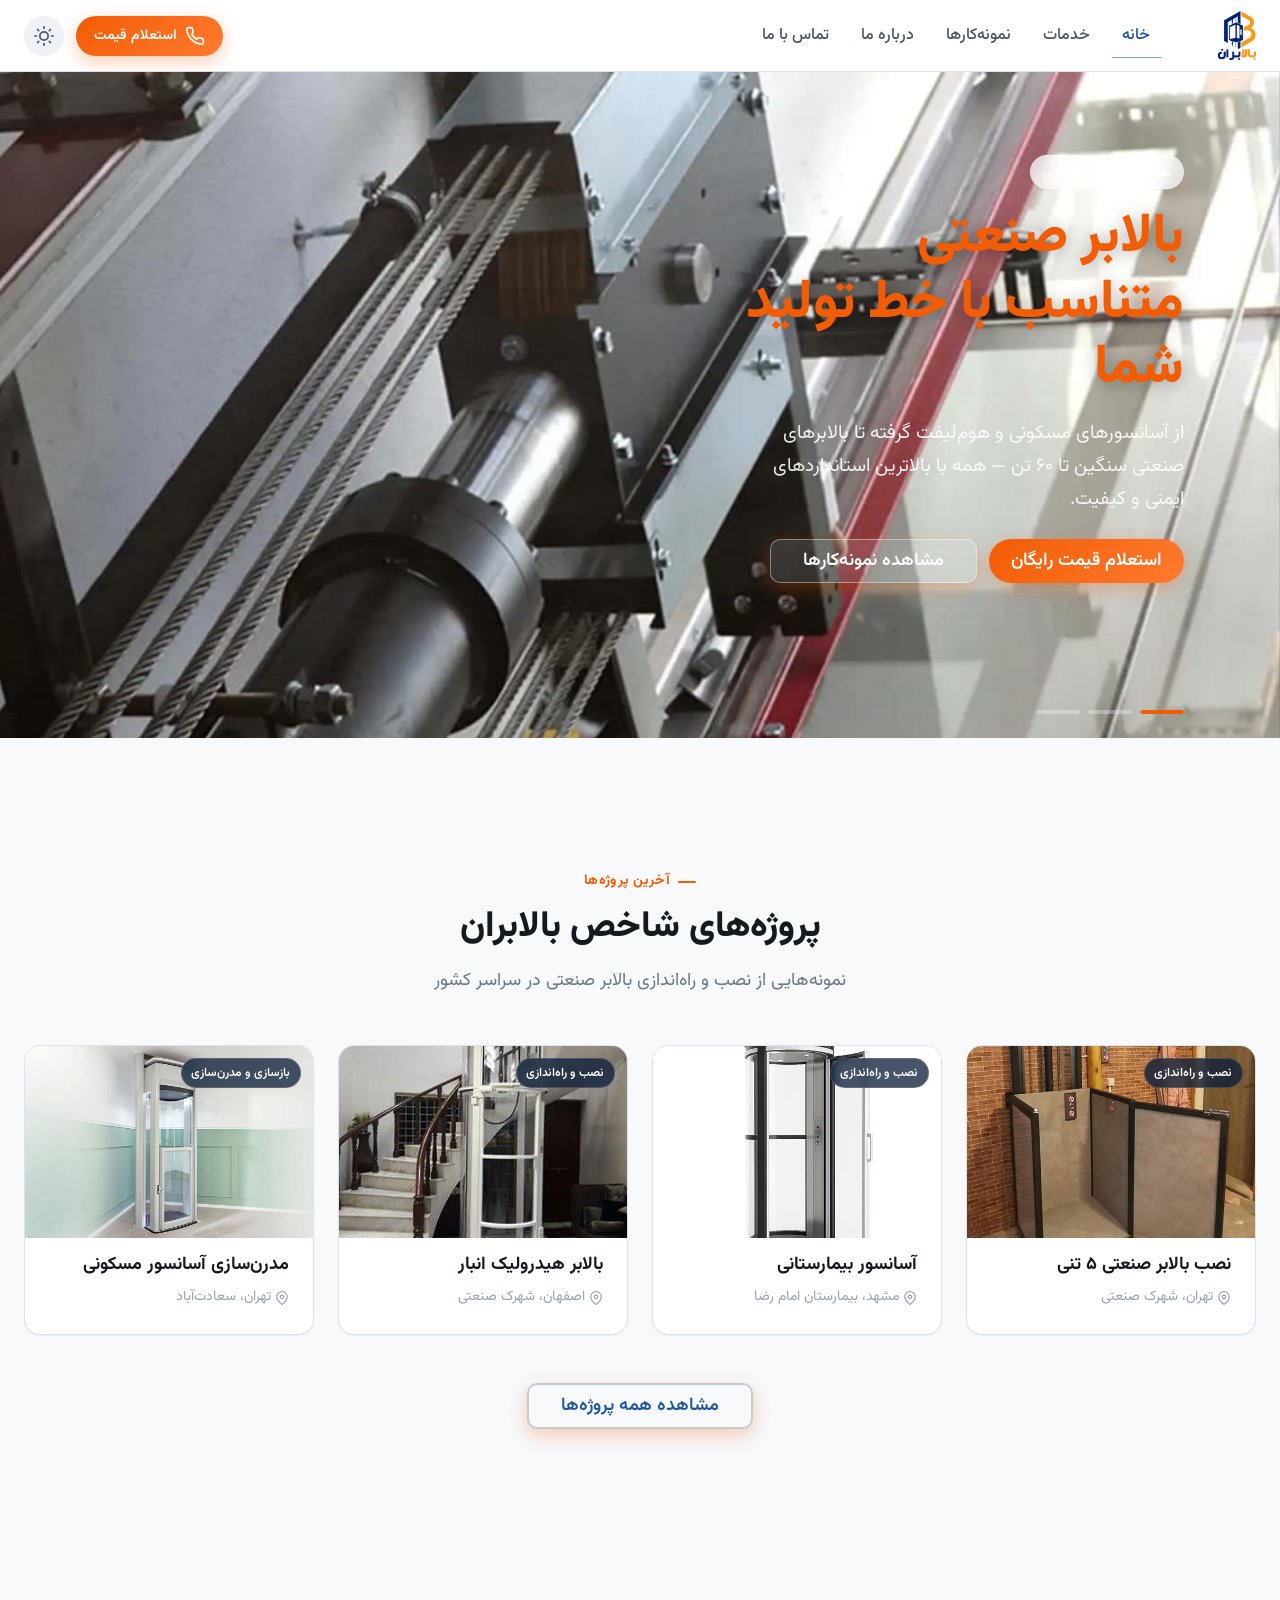
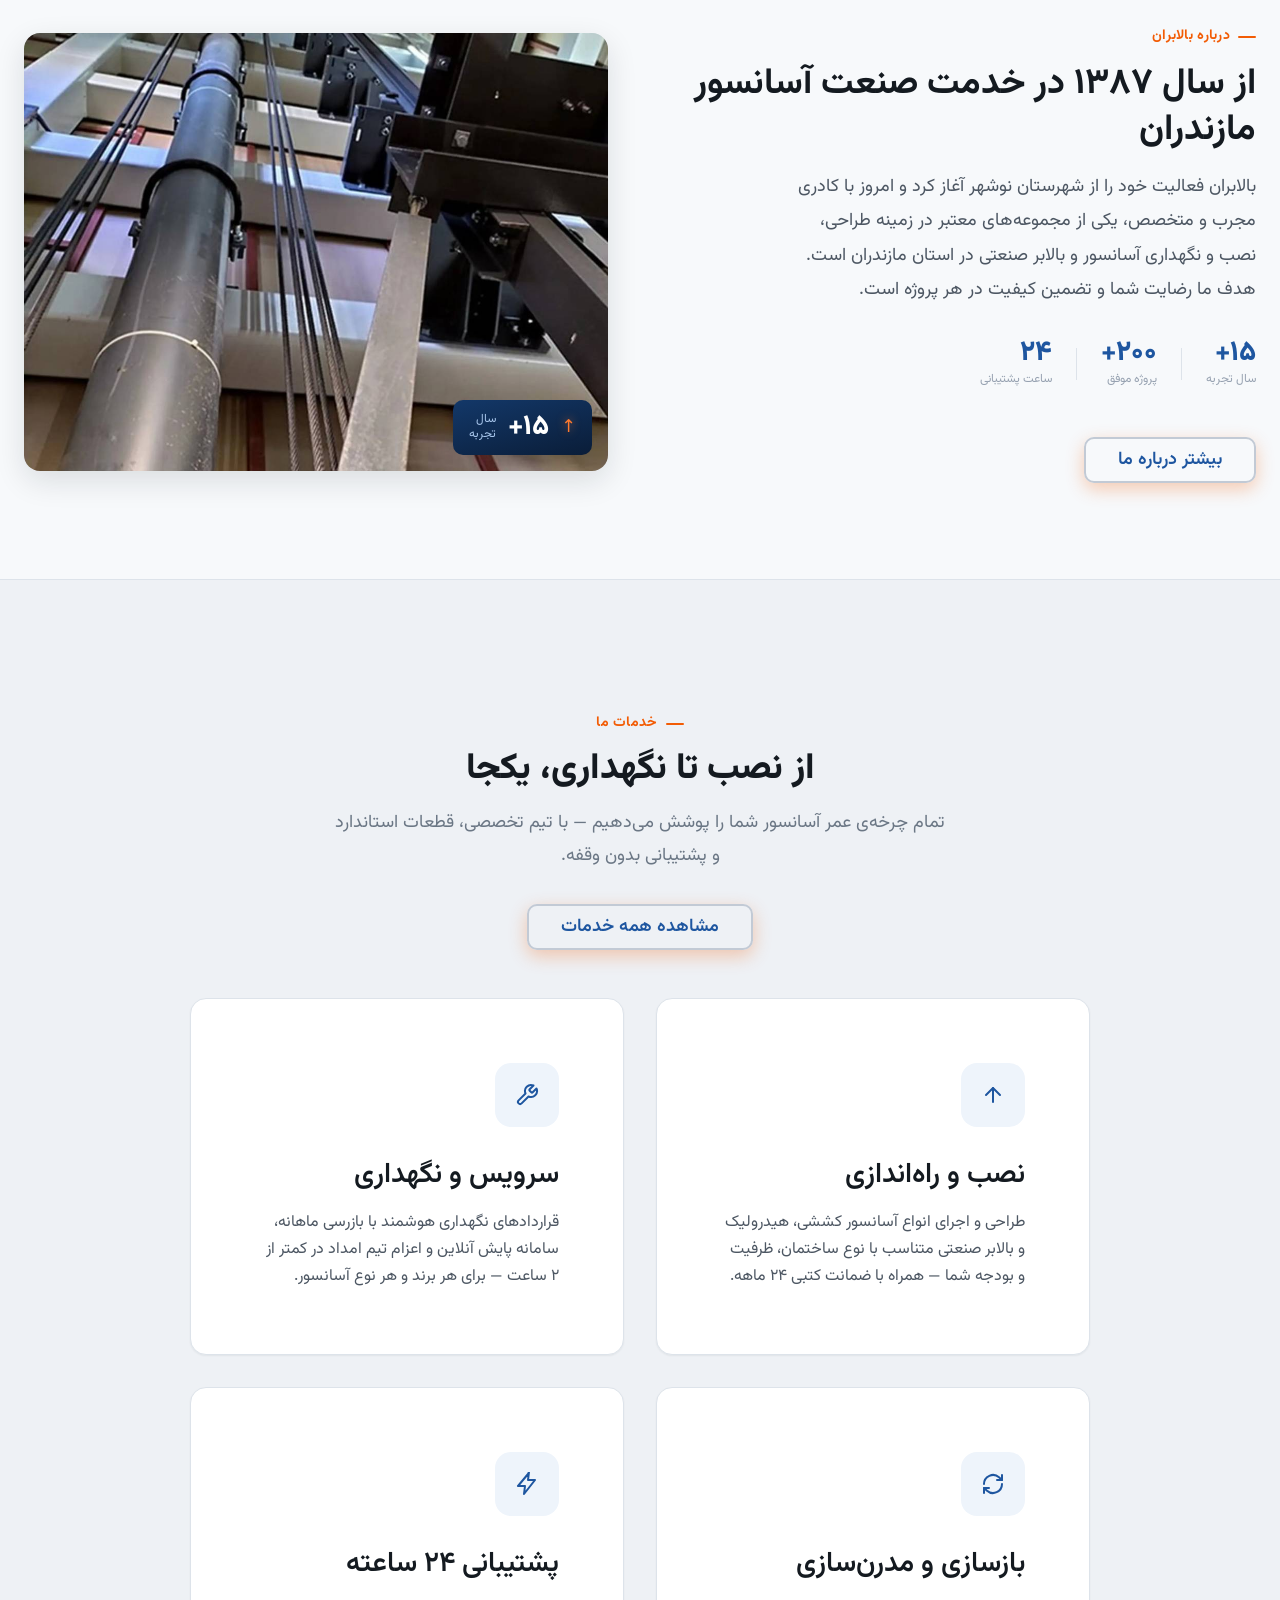
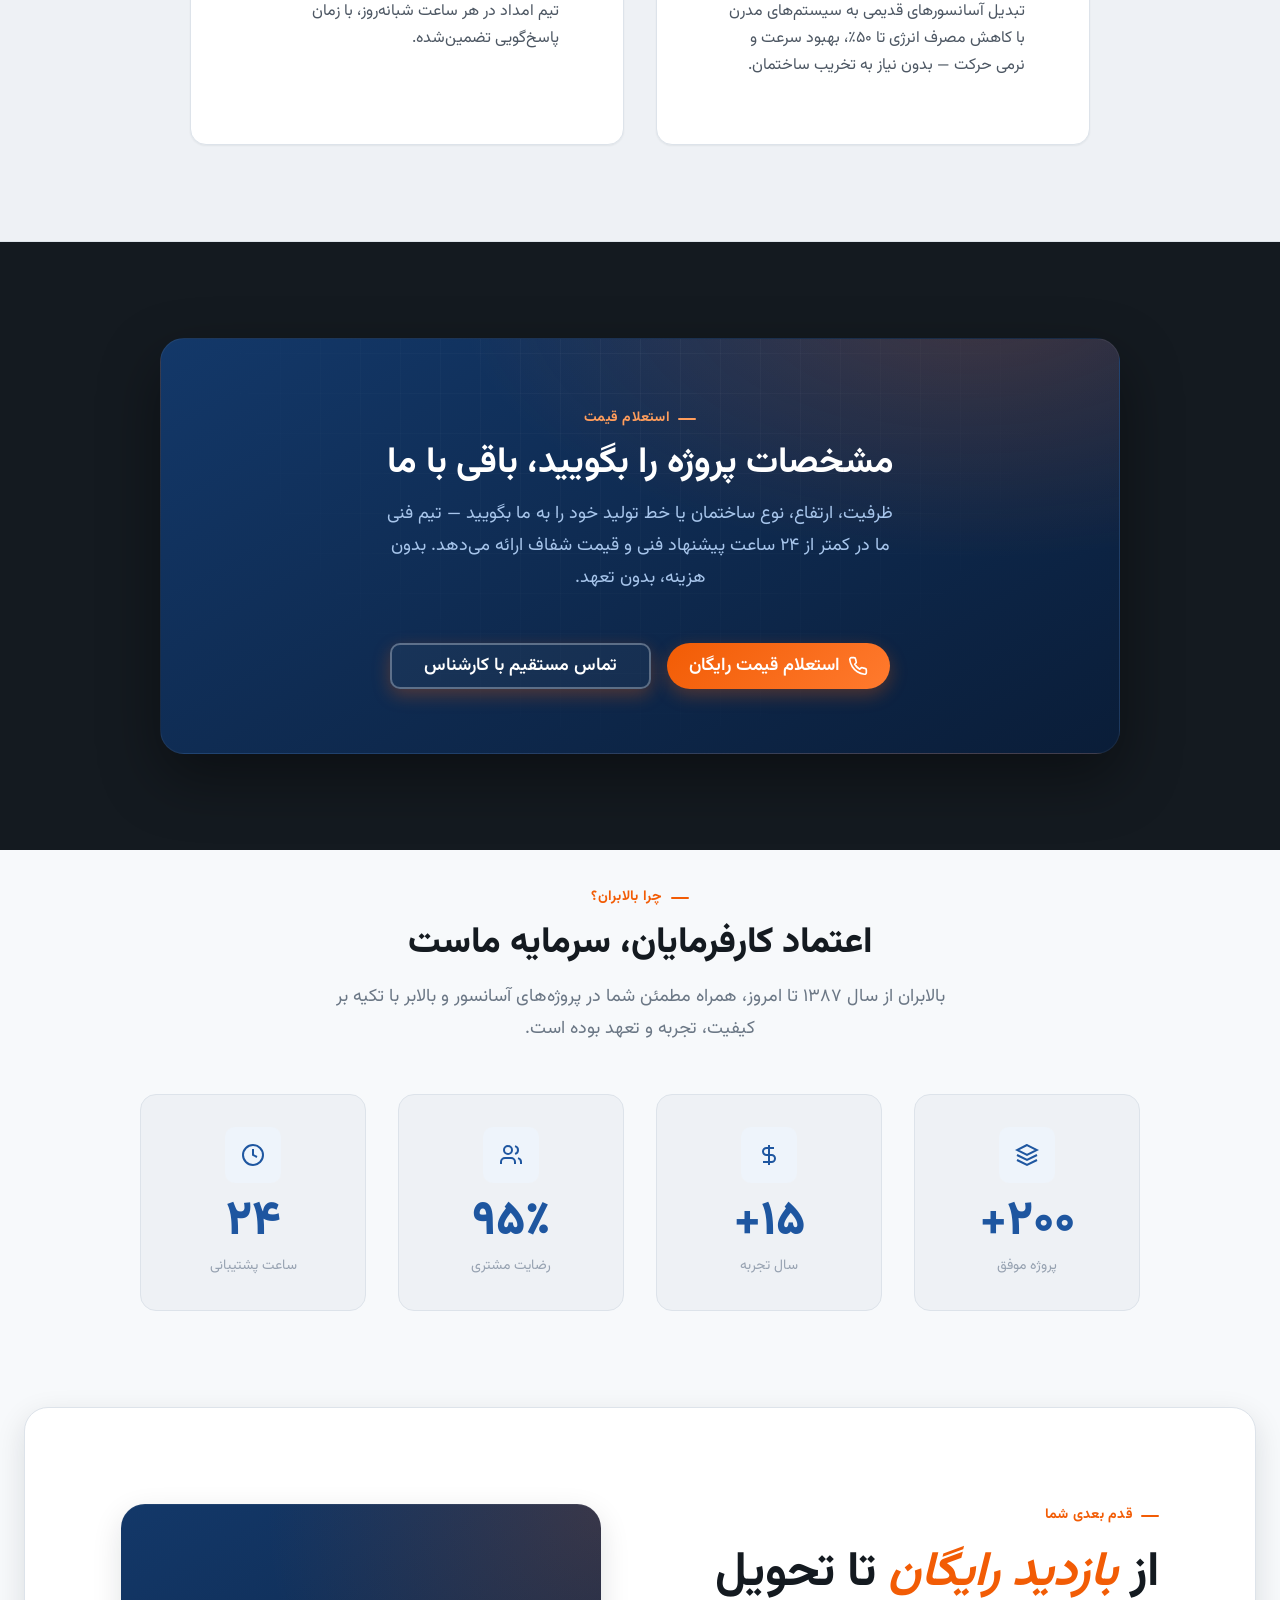
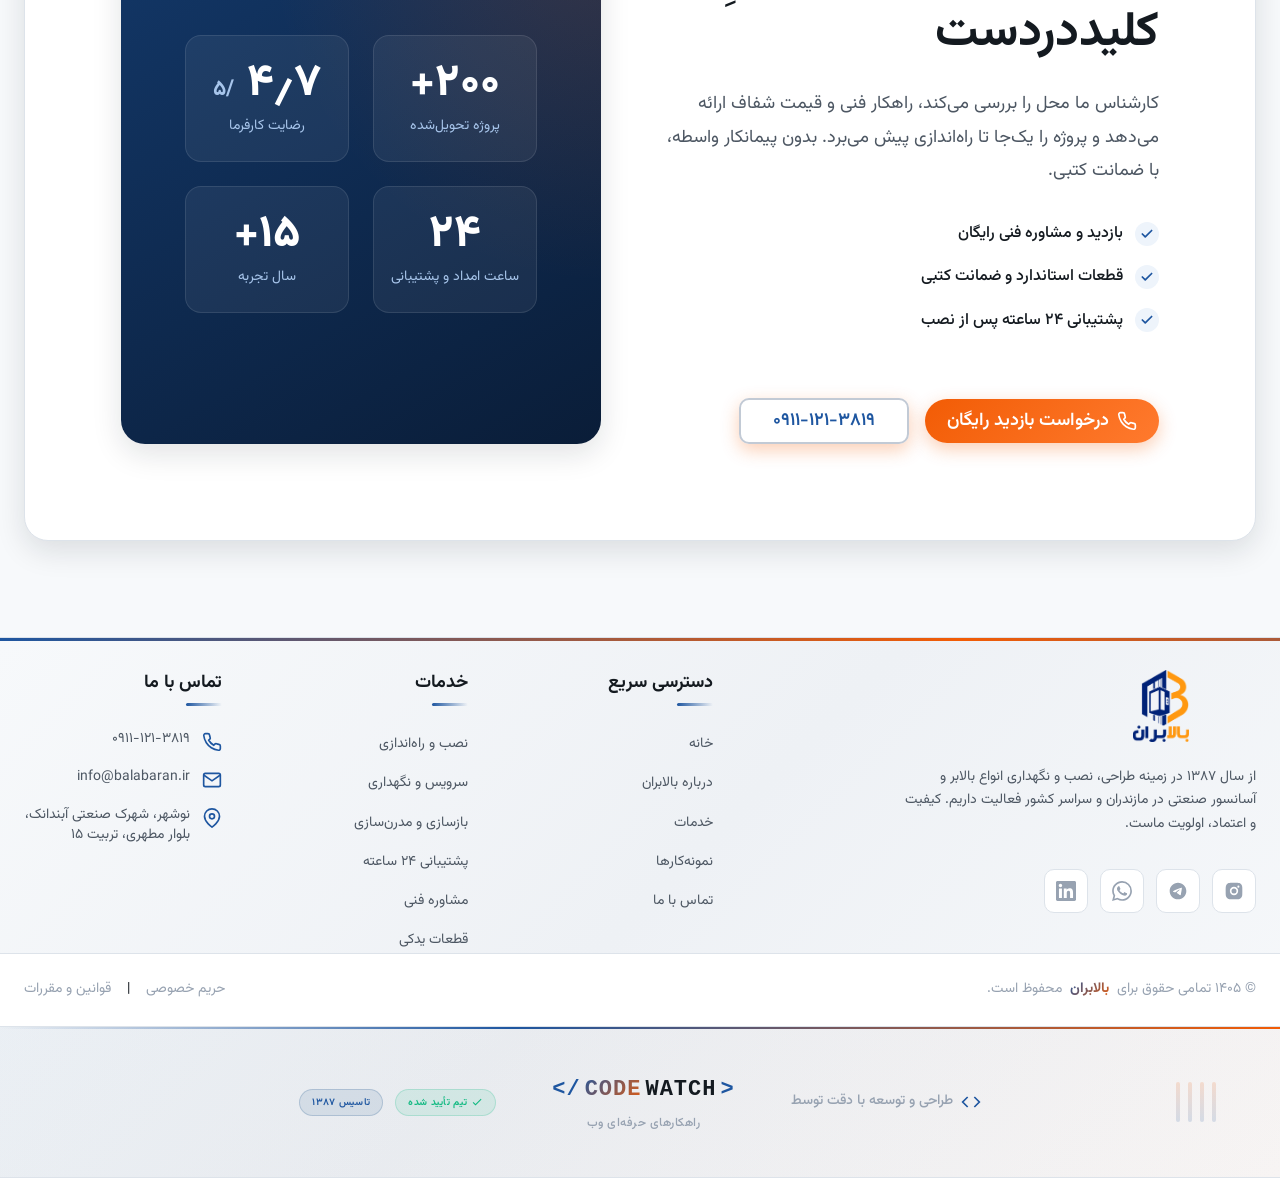
<file: index.html>
<!DOCTYPE html>
<html lang="fa" dir="rtl">

<head>
  <!-- ═══════════════════════════════════════════════
       ✦ CHARSET & VIEWPORT
  ═══════════════════════════════════════════════ -->
  <meta charset="UTF-8" />
  <meta name="viewport" content="width=device-width, initial-scale=1.0" />
  <meta http-equiv="X-UA-Compatible" content="IE=edge" />

  <!-- ═══════════════════════════════════════════════
       ✦ PRIMARY SEO
  ═══════════════════════════════════════════════ -->
  <title>بالابران | فروشگاه تخصصی بالابر و تجهیزات حمل‌ونقل</title>
  <meta name="description"
    content="بالابران؛ فروشگاه تخصصی خرید بالابر، جرثقیل، هویست، بالابر هیدرولیک و تجهیزات جابجایی بار. مشاوره رایگان، ارسال سراسری، گارانتی اصالت کالا." />
  <meta name="keywords"
    content="بالابر، خرید بالابر، جرثقیل، هویست، بالابر هیدرولیک، بالابر برقی، تجهیزات حمل بار، فروشگاه بالابران" />
  <meta name="author" content="بالابران" />
  <meta name="robots" content="index, follow, max-snippet:-1, max-image-preview:large, max-video-preview:-1" />
  <meta name="googlebot" content="index, follow" />
  <link rel="canonical" href="index.html" />

  <!-- ═══════════════════════════════════════════════
       ✦ OPEN GRAPH
  ═══════════════════════════════════════════════ -->
  <meta property="og:type" content="website" />
  <meta property="og:url" content="/" />
  <meta property="og:title" content="بالابران | فروشگاه تخصصی بالابر و تجهیزات حمل‌ونقل" />
  <meta property="og:description"
    content="خرید انواع بالابر، جرثقیل و هویست با بهترین قیمت. مشاوره فنی رایگان، گارانتی اصالت، ارسال سراسری." />
  <meta property="og:image" content="assets/hero-hoist.jpg" />
  <meta property="og:image:width" content="1200" />
  <meta property="og:image:height" content="630" />
  <meta property="og:image:alt" content="بالابران — فروشگاه تخصصی بالابر و تجهیزات جابجایی بار" />
  <meta property="og:site_name" content="بالابران" />
  <meta property="og:locale" content="fa_IR" />

  <!-- ═══════════════════════════════════════════════
       ✦ TWITTER CARD
  ═══════════════════════════════════════════════ -->
  <meta name="twitter:card" content="summary_large_image" />
  <meta name="twitter:site" content="@balabaran_ir" />
  <meta name="twitter:title" content="بالابران | فروشگاه تخصصی بالابر" />
  <meta name="twitter:description" content="خرید انواع بالابر، جرثقیل و هویست. مشاوره رایگان، گارانتی، ارسال سراسری." />
  <meta name="twitter:image" content="assets/hero-hoist.jpg" />
  <meta name="twitter:image:alt" content="بالابران — تجهیزات بالابر" />

  <!-- ═══════════════════════════════════════════════
       ✦ GEO (برای سئوی محلی)
  ═══════════════════════════════════════════════ -->
  <meta name="geo.region" content="IR" />
  <meta name="geo.placename" content="ایران" />

  <!-- ═══════════════════════════════════════════════
       ✦ FAVICON & PWA
  ═══════════════════════════════════════════════ -->
  <link rel="icon" type="image/svg+xml" href="favicon_io/favicone.svg" />
  <link rel="icon" type="image/png" sizes="32x32" href="favicon_io/favicon-32x32.png" />
  <link rel="icon" type="image/png" sizes="16x16" href="favicon_io/favicon-16x16.png" />
  <link rel="apple-touch-icon" sizes="180x180" href="favicon_io/apple-touch-icon.png" />
  <link rel="manifest" href="favicon_io/site.webmanifest" />
  <meta name="theme-color" content="#f25c05" />
  <meta name="msapplication-TileColor" content="#f25c05" />

  <!-- ═══════════════════════════════════════════════
       ✦ PERFORMANCE
  ═══════════════════════════════════════════════ -->
  <link rel="preconnect" href="https://fonts.googleapis.com" />
  <link rel="preconnect" href="https://fonts.gstatic.com" crossorigin />
  <link rel="dns-prefetch" href="https://www.google-analytics.com" />
  <link rel="preload" as="image" href="assets/hero-hoist.jpg" fetchpriority="high" />
  <link href="https://fonts.googleapis.com/css2?family=Vazirmatn:wght@400;600;700;900&display=swap" rel="stylesheet" />

  <!-- ═══════════════════════════════════════════════
       ✦ STRUCTURED DATA (JSON-LD)
  ═══════════════════════════════════════════════ -->
  <script type="application/ld+json">
    {
      "@context": "https://schema.org",
      "@type": "Organization",
      "name": "بالابران",
      "url": "",
      "logo": "assets/icons/balabaran.png",
      "description": "فروشگاه تخصصی بالابر، جرثقیل، هویست و تجهیزات جابجایی بار",
      "address": {
        "@type": "PostalAddress",
        "addressCountry": "IR"
      },
      "contactPoint": {
        "@type": "ContactPoint",
        "telephone": "+98-911-121-3819",
        "contactType": "customer service"
      }
    }
  </script>
  <script type="application/ld+json">
    {
      "@context": "https://schema.org",
      "@type": "WebSite",
      "name": "بالابران",
      "url": "",
      "potentialAction": {
        "@type": "SearchAction",
        "target": "/search?q={search_term_string}",
        "query-input": "required name=search_term_string"
      }
    }
  </script>

  <script>
    (function () {
      try {
        var t = localStorage.getItem('theme');
        if (t === 'dark' || (!t && window.matchMedia('(prefers-color-scheme: dark)').matches)) {
          document.documentElement.setAttribute('data-theme', 'dark');
        } else {
          document.documentElement.setAttribute('data-theme', 'light');
        }
      } catch (e) {
        document.documentElement.setAttribute('data-theme', 'light');
      }
    })();
  </script>

  <link rel="stylesheet" href="assets/css/root.css">
  <link rel="stylesheet" href="assets/css/font.css">
  <link rel="stylesheet" href="assets/css/main.css" />
  <link rel="stylesheet" href="assets/css/components/header.css" />
  <link rel="stylesheet" href="assets/css/components/hero.css" />
  <link rel="stylesheet" href="assets/css/components/home.css" />
  <link rel="stylesheet" href="assets/css/components/footer.css" />
  </head>

<body>
<!-- ==================== HEADER ==================== -->
  <header class="header" id="mainHeader">
    <div class="header__inner container--wide">

      <a href="index.html" class="header__logo" aria-label="بالابران - صفحه اصلی">
        <img src="assets/icons/balabaran.png" alt="بالابران" class="header__logo-img" width="150" height="50"
          onerror="this.style.display='none';this.nextElementSibling.style.display='inline-flex'">
        <span class="header__logo-text" style="display:none">بالابران</span>
      </a>

      <nav class="header__nav" aria-label="ناوبری اصلی">
        <ul class="header__menu">
          <li><a href="index.html" class="header__link" aria-current="page">خانه</a></li>
          <li><a href="services.html" class="header__link">خدمات</a></li>
          <li><a href="portfolio.html" class="header__link">نمونه‌کارها</a></li>
          <li><a href="about.html" class="header__link">درباره ما</a></li>
          <li><a href="contact.html" class="header__link">تماس با ما</a></li>
        </ul>
      </nav>

      <div class="header__actions">

        <a href="contact.html" class="btn btn--cta header__cta">
          <svg class="icon" aria-hidden="true">
            <use href="assets/icons/sprite.svg#phone" />
          </svg>
          <span>استعلام قیمت</span>
        </a>
        <button type="button" class="header__theme-toggle" aria-label="تغییر تم" data-theme-toggle>
          <svg class="icon icon--sun" aria-hidden="true">
            <use href="assets/icons/sprite.svg#sun" />
          </svg>
          <svg class="icon icon--moon" aria-hidden="true">
            <use href="assets/icons/sprite.svg#moon" />
          </svg>
        </button>

        <button type="button" class="header__burger" aria-label="باز/بستن منو" aria-expanded="false"
          aria-controls="mobileMenu" data-menu-toggle>
          <svg class="icon icon--menu" aria-hidden="true">
            <use href="assets/icons/sprite.svg#menu" />
          </svg>
          <svg class="icon icon--close" aria-hidden="true">
            <use href="assets/icons/sprite.svg#close" />
          </svg>
        </button>

      </div>
    </div>

    <!-- overlay -->
    <div class="header__overlay" data-menu-overlay aria-hidden="true"></div>

    <!-- منوی موبایل -->
    <div class="header__mobile" id="mobileMenu" aria-hidden="true">
      <nav aria-label="ناوبری موبایل">
        <ul class="header__mobile-menu">
          <li><a href="index.html" class="header__mobile-link">خانه</a></li>
          <li><a href="services.html" class="header__mobile-link">خدمات</a></li>
          <li><a href="portfolio.html" class="header__mobile-link">نمونه‌کارها</a></li>
          <li><a href="about.html" class="header__mobile-link">درباره ما</a></li>
          <li><a href="contact.html" class="header__mobile-link">تماس با ما</a></li>
        </ul>
        <a href="contact.html" class="btn btn--cta header__mobile-cta">
          <svg class="icon" aria-hidden="true">
            <use href="assets/icons/sprite.svg#phone" />
          </svg>
          <span>استعلام قیمت رایگان</span>
        </a>
          </nav>  
    </div>
  </header>

  <!-- ==================== MAIN ==================== -->
  <main>
    <!-- ==================== HERO ==================== -->
    <section class="hero" aria-label="بالابران">
      <div class="hero__viewport">

        <div class="hero__track" id="heroTrack" aria-live="off">

          <figure class="hero__slide is-active">
            <img class="hero__img" src="assets/images/hero/hero-industrial.jpg" alt="نصب آسانسور و بالابر صنعتی" width="1920" height="900"
              fetchpriority="high">
            <div class="hero__content">
              <span class="hero__eyebrow">طراحی، نصب و راه‌اندازی</span>
              <h1 class="hero__title">بالابر صنعتی متناسب با خط تولید شما</h1>
              <p class="hero__desc">از آسانسورهای مسکونی و هوم‌لیفت گرفته تا بالابرهای صنعتی سنگین تا ۶۰ تن — همه با بالاترین استانداردهای ایمنی و کیفیت.</p>
              <div class="hero__cta-group">
                <a href="contact.html" class="btn btn--cta">استعلام قیمت رایگان</a>
                <a href="portfolio.html" class="btn btn--ghost">مشاهده نمونه‌کارها</a>
              </div>
            </div>
          </figure>

          <figure class="hero__slide">
            <img class="hero__img" src="assets/images/hero/hero-experience.jpg" alt="سرویس و نگهداری تخصصی آسانسور" width="1920"
              height="900" loading="lazy">
            <div class="hero__content">
              <span class="hero__eyebrow">سرویس و نگهداری هوشمند</span>
              <h1 class="hero__title">پشتیبانی ۲۴ ساعته با پایش هوشمند آنلاین</h1>
              <p class="hero__desc">قرارداد نگهداری دوره‌ای با بازرسی ماهانه، تشخیص زودهنگام خرابی و اعزام تیم امداد در کمتر از ۲ ساعت — بدون وقفه در کار شما.</p>
              <div class="hero__cta-group">
                <a href="services.html" class="btn btn--cta">خدمات سرویس</a>
                <a href="contact.html" class="btn btn--ghost">تماس با کارشناس</a>
              </div>
            </div>
          </figure>

          <figure class="hero__slide">
            <img class="hero__img" src="assets/images/hero/hero-support.jpg" alt="تیم مهندسی بالابران" width="1920" height="900"
              loading="lazy">
            <div class="hero__content">
              <span class="hero__eyebrow">با تجربه و مسئولیت‌پذیری</span>
              <h1 class="hero__title">از مشاوره تا تحویل کلید در دست</h1>
              <p class="hero__desc">یک تیم واحد مهندسی، بدون پیمانکار واسطه. طراحی، تأمین قطعات، نصب و پشتیبانی پس از فروش — همه در بالابران.</p>
              <div class="hero__cta-group">
                <a href="about.html" class="btn btn--cta">درباره بالابران</a>
                <a href="portfolio.html" class="btn btn--ghost">پروژه‌ها</a>
              </div>
            </div>
          </figure>

        </div>

        <div class="hero__overlay" aria-hidden="true"></div>

        <!-- progress indicators -->
        <div class="hero__progress" role="tablist" aria-label="انتخاب اسلاید" data-hero-dots></div>

      </div>
    </section>

    <!-- ==================== PROJECTS (آخرین پروژه‌ها) ==================== -->
    <section class="section projects-section" aria-labelledby="projectsTitle">
      <div class="container--wide">
        <header class="section-header">
          <span class="section-label">آخرین پروژه‌ها</span>
          <h2 id="projectsTitle">پروژه‌های شاخص بالابران</h2>
          <p>نمونه‌هایی از نصب و راه‌اندازی بالابر صنعتی در سراسر کشور</p>
        </header>

        <div class="projects-grid" id="projectsGrid">
          <!-- کارت‌ها توسط JS ساخته می‌شوند -->
        </div>

        <div class="projects-section__action">
          <a class="btn btn--outline" href="portfolio.html">مشاهده همه پروژه‌ها</a>
        </div>
      </div>
    </section>

    <!-- ==================== ABOUT (خلاصه) ==================== -->
    <section class="section about-intro" aria-labelledby="aboutIntroTitle">
      <div class="container--wide about-intro__inner">
        <div class="about-intro__text">
          <span class="section-label">درباره بالابران</span>
          <h2 id="aboutIntroTitle" class="about-intro__title">
            از سال ۱۳۸۷ در خدمت صنعت آسانسور مازندران
          </h2>
          <p class="about-intro__desc">
            بالابران فعالیت خود را از شهرستان نوشهر آغاز کرد و امروز با کادری مجرب و متخصص،
            یکی از مجموعه‌های معتبر در زمینه طراحی، نصب و نگهداری آسانسور و بالابر صنعتی در استان مازندران است.
            هدف ما رضایت شما و تضمین کیفیت در هر پروژه است.
          </p>

          <ul class="about-intro__stats" role="list">
            <li class="about-intro__stat">
              <span class="about-intro__stat-num">۱۵+</span>
              <span class="about-intro__stat-label">سال تجربه</span>
            </li>
            <li class="about-intro__stat-divider" aria-hidden="true"></li>
            <li class="about-intro__stat">
              <span class="about-intro__stat-num">۲۰۰+</span>
              <span class="about-intro__stat-label">پروژه موفق</span>
            </li>
            <li class="about-intro__stat-divider" aria-hidden="true"></li>
            <li class="about-intro__stat">
              <span class="about-intro__stat-num">۲۴</span>
              <span class="about-intro__stat-label">ساعت پشتیبانی</span>
            </li>
          </ul>

          <a href="about.html" class="btn btn--outline about-intro__cta">
            <span>بیشتر درباره ما</span>
          </a>
        </div>

        <figure class="about-intro__media">
          <img src="assets/hero-hoist.jpg" alt="تیم نصب بالابران در حال کار" width="640" height="480"
            loading="lazy" decoding="async" class="about-intro__img">
          <div class="about-intro__badge" aria-hidden="true">
            <span class="about-intro__badge-arrow">↑</span>
            <span class="about-intro__badge-num">۱۵+</span>
            <span class="about-intro__badge-label">سال<br>تجربه</span>
          </div>
        </figure>
      </div>
    </section>

    <!-- ===== خدمات / Services (خلاصه) ===== -->
    <section class="section services-section" aria-labelledby="servicesTitle">
      <div class="container--wide">
        <header class="section-header">
          <span class="section-label" style="justify-content:center">خدمات ما</span>
          <h2 id="servicesTitle">از نصب تا نگهداری، یکجا</h2>
          <p>
            تمام چرخه‌ی عمر آسانسور شما را پوشش می‌دهیم — با تیم تخصصی،
            قطعات استاندارد و پشتیبانی بدون وقفه.
          </p>

          <div class="services-section__action">
            <a class="btn btn--outline" href="services.html">مشاهده همه خدمات</a>
          </div>
        </header>

        <ul class="services-grid" role="list">
          <li class="service-card">
            <span class="service-card__icon" aria-hidden="true">
              <svg viewBox="0 0 24 24" fill="none" stroke="currentColor" stroke-width="2" stroke-linecap="round"
                stroke-linejoin="round">
                <path d="M12 19V5" />
                <path d="M5 12l7-7 7 7" />
              </svg>
            </span>
            <h3 class="service-card__title">نصب و راه‌اندازی</h3>
            <p class="service-card__desc">
              طراحی و اجرای انواع آسانسور کششی، هیدرولیک و بالابر صنعتی متناسب با نوع ساختمان، ظرفیت و بودجه شما — همراه با ضمانت کتبی ۲۴ ماهه.
            </p>
          </li>

          <li class="service-card">
            <span class="service-card__icon" aria-hidden="true">
              <svg viewBox="0 0 24 24" fill="none" stroke="currentColor" stroke-width="2" stroke-linecap="round"
                stroke-linejoin="round">
                <path
                  d="M14.7 6.3a1 1 0 0 0 0 1.4l1.6 1.6a1 1 0 0 0 1.4 0l3.77-3.77a6 6 0 0 1-7.94 7.94l-6.91 6.91a2.12 2.12 0 0 1-3-3l6.91-6.91a6 6 0 0 1 7.94-7.94l-3.76 3.76z" />
              </svg>
            </span>
            <h3 class="service-card__title">سرویس و نگهداری</h3>
            <p class="service-card__desc">
              قراردادهای نگهداری هوشمند با بازرسی ماهانه، سامانه پایش آنلاین و اعزام تیم امداد در کمتر از ۲ ساعت — برای هر برند و هر نوع آسانسور.
            </p>
          </li>

          <li class="service-card">
            <span class="service-card__icon" aria-hidden="true">
              <svg viewBox="0 0 24 24" fill="none" stroke="currentColor" stroke-width="2" stroke-linecap="round"
                stroke-linejoin="round">
                <path d="M3 12a9 9 0 0 1 15-6.7L21 8" />
                <path d="M21 3v5h-5" />
                <path d="M21 12a9 9 0 0 1-15 6.7L3 16" />
                <path d="M3 21v-5h5" />
              </svg>
            </span>
            <h3 class="service-card__title">بازسازی و مدرن‌سازی</h3>
            <p class="service-card__desc">
              تبدیل آسانسورهای قدیمی به سیستم‌های مدرن با کاهش مصرف انرژی تا ۵۰٪، بهبود سرعت و نرمی حرکت — بدون نیاز به تخریب ساختمان.
            </p>
          </li>

          <li class="service-card">
            <span class="service-card__icon" aria-hidden="true">
              <svg viewBox="0 0 24 24" fill="none" stroke="currentColor" stroke-width="2" stroke-linecap="round"
                stroke-linejoin="round">
                <path d="M13 2 3 14h7l-1 8 11-14h-7l1-8z" stroke-linejoin="round" />
              </svg>
            </span>
            <h3 class="service-card__title">پشتیبانی ۲۴ ساعته</h3>
            <p class="service-card__desc">
              تیم امداد در هر ساعت شبانه‌روز، با زمان پاسخ‌گویی تضمین‌شده.
            </p>
          </li>
        </ul>


      </div>
    </section>

    <!-- ===== CTA (میانه صفحه) ===== -->
    <section class="section cta-section" aria-labelledby="ctaTitle">
      <div class="container">
        <div class="cta-section__content">
          <span class="section-label">استعلام قیمت</span>
          <h2 id="ctaTitle">مشخصات پروژه را بگویید، باقی با ما</h2>
          <p>ظرفیت، ارتفاع، نوع ساختمان یا خط تولید خود را به ما بگویید — تیم فنی ما در کمتر از ۲۴ ساعت پیشنهاد فنی و قیمت شفاف ارائه می‌دهد. بدون هزینه، بدون تعهد.</p>

          <div class="cta-section__actions">
            <a class="btn btn--cta" href="contact.html">
              <svg class="icon" aria-hidden="true">
                <use href="assets/icons/sprite.svg#phone" />
              </svg>
              <span>استعلام قیمت رایگان</span>
            </a>
            <a class="btn btn--outline" href="tel:09111213819">تماس مستقیم با کارشناس</a>
          </div>
        </div>
      </div>
    </section>

    <!-- ===== TRUST / STATS ===== -->
    <div class="container--wide">
      <header class="section-header">
        <span class="section-label">چرا بالابران؟</span>
        <h2 id="trustTitle">اعتماد کارفرمایان، سرمایه ماست</h2>
        <p>
          بالابران از سال ۱۳۸۷ تا امروز، همراه مطمئن شما در پروژه‌های آسانسور و بالابر
          با تکیه بر کیفیت، تجربه و تعهد بوده است.
        </p>
      </header>

      <ul class="trust-grid" role="list">
        <li class="trust-card">
          <div class="trust-card__icon" aria-hidden="true">
            <svg viewBox="0 0 24 24" fill="none" stroke="currentColor" stroke-width="2">
              <path d="M12 2L2 7l10 5 10-5-10-5z" />
              <path d="M2 17l10 5 10-5" />
              <path d="M2 12l10 5 10-5" />
            </svg>
          </div>
          <span class="trust-card__num">۲۰۰+</span>
          <span class="trust-card__label">پروژه موفق</span>
        </li>

        <li class="trust-card">
          <div class="trust-card__icon" aria-hidden="true">
            <svg viewBox="0 0 24 24" fill="none" stroke="currentColor" stroke-width="2">
              <path d="M12 2v20M17 5H9.5a3.5 3.5 0 0 0 0 7h5a3.5 3.5 0 0 1 0 7H6" />
            </svg>
          </div>
          <span class="trust-card__num">۱۵+</span>
          <span class="trust-card__label">سال تجربه</span>
        </li>

        <li class="trust-card">
          <div class="trust-card__icon" aria-hidden="true">
            <svg viewBox="0 0 24 24" fill="none" stroke="currentColor" stroke-width="2">
              <path d="M16 21v-2a4 4 0 0 0-4-4H6a4 4 0 0 0-4 4v2" />
              <circle cx="9" cy="7" r="4" />
              <path d="M22 21v-2a4 4 0 0 0-3-3.87M16 3.13a4 4 0 0 1 0 7.75" />
            </svg>
          </div>
          <span class="trust-card__num">۹۵٪</span>
          <span class="trust-card__label">رضایت مشتری</span>
        </li>

        <li class="trust-card">
          <div class="trust-card__icon" aria-hidden="true">
            <svg viewBox="0 0 24 24" fill="none" stroke="currentColor" stroke-width="2">
              <circle cx="12" cy="12" r="10" />
              <polyline points="12 6 12 12 16 14" />
            </svg>
          </div>
          <span class="trust-card__num">۲۴</span>
          <span class="trust-card__label">ساعت پشتیبانی</span>
        </li>
      </ul>
    </div>
    </section>

    <!-- ===== CTA FINAL (قبل از فوتر) ===== -->
    <section class="section cta-final" aria-labelledby="ctaFinalTitle">
      <div class="container--wide">
        <div class="cta-final__wrapper">

          <!-- محتوا -->
          <div class="cta-final__content">
            <span class="section-label">قدم بعدی شما</span>
            <h2 id="ctaFinalTitle">
              از <span class="highlight">بازدید رایگان</span> تا تحویلِ کلید‌در‌دست
            </h2>
            <p class="cta-final__desc">
              کارشناس ما محل را بررسی می‌کند، راهکار فنی و قیمت شفاف ارائه می‌دهد و
              پروژه را یک‌جا تا راه‌اندازی پیش می‌برد. بدون پیمانکار واسطه، با ضمانت کتبی.
            </p>

            <ul class="cta-final__points" role="list">
              <li>
                <svg viewBox="0 0 24 24" aria-hidden="true">
                  <polyline points="20 6 9 17 4 12" />
                </svg>
                <span>بازدید و مشاوره فنی رایگان</span>
              </li>
              <li>
                <svg viewBox="0 0 24 24" aria-hidden="true">
                  <polyline points="20 6 9 17 4 12" />
                </svg>
                <span>قطعات استاندارد و ضمانت کتبی</span>
              </li>
              <li>
                <svg viewBox="0 0 24 24" aria-hidden="true">
                  <polyline points="20 6 9 17 4 12" />
                </svg>
                <span>پشتیبانی ۲۴ ساعته پس از نصب</span>
              </li>
            </ul>

            <div class="cta-final__actions">
              <a class="btn btn--cta" href="contact.html">
                <svg class="icon" aria-hidden="true">
                  <use href="assets/icons/sprite.svg#phone" />
                </svg>
                <span>درخواست بازدید رایگان</span>
              </a>
              <a class="btn btn--outline" href="tel:09111213819">۰۹۱۱-۱۲۱-۳۸۱۹</a>
            </div>
          </div>

          <!-- کارت آمار -->
          <aside class="cta-final__visual" aria-label="عملکرد بالابران">
            <div class="cta-final__stat">
              <span class="cta-final__stat-num">۲۰۰+</span>
              <span class="cta-final__stat-label">پروژه تحویل‌شده</span>
            </div>
            <div class="cta-final__stat">
              <span class="cta-final__stat-num">۴٫۷ <small>/۵</small></span>
              <span class="cta-final__stat-label">رضایت کارفرما</span>
            </div>
            <div class="cta-final__stat">
            <span class="cta-final__stat-num">۲۴</span>
            <span class="cta-final__stat-label">ساعت امداد و پشتیبانی</span>
            </div>
            <div class="cta-final__stat">
              <span class="cta-final__stat-num">۱۵+</span>
              <span class="cta-final__stat-label">سال تجربه</span>
            </div>
          </aside>

        </div>
      </div>
    </section>
  </main>

  <!-- ==================== FOOTER ==================== -->
  <div id="footer-placeholder"></div>

  <script type="module" src="assets/js/project.js"></script>
  <script type="module" src="assets/js/main.js"></script>
  <script src="assets/js/partials.js" defer></script>
</body>

</html>
</file>
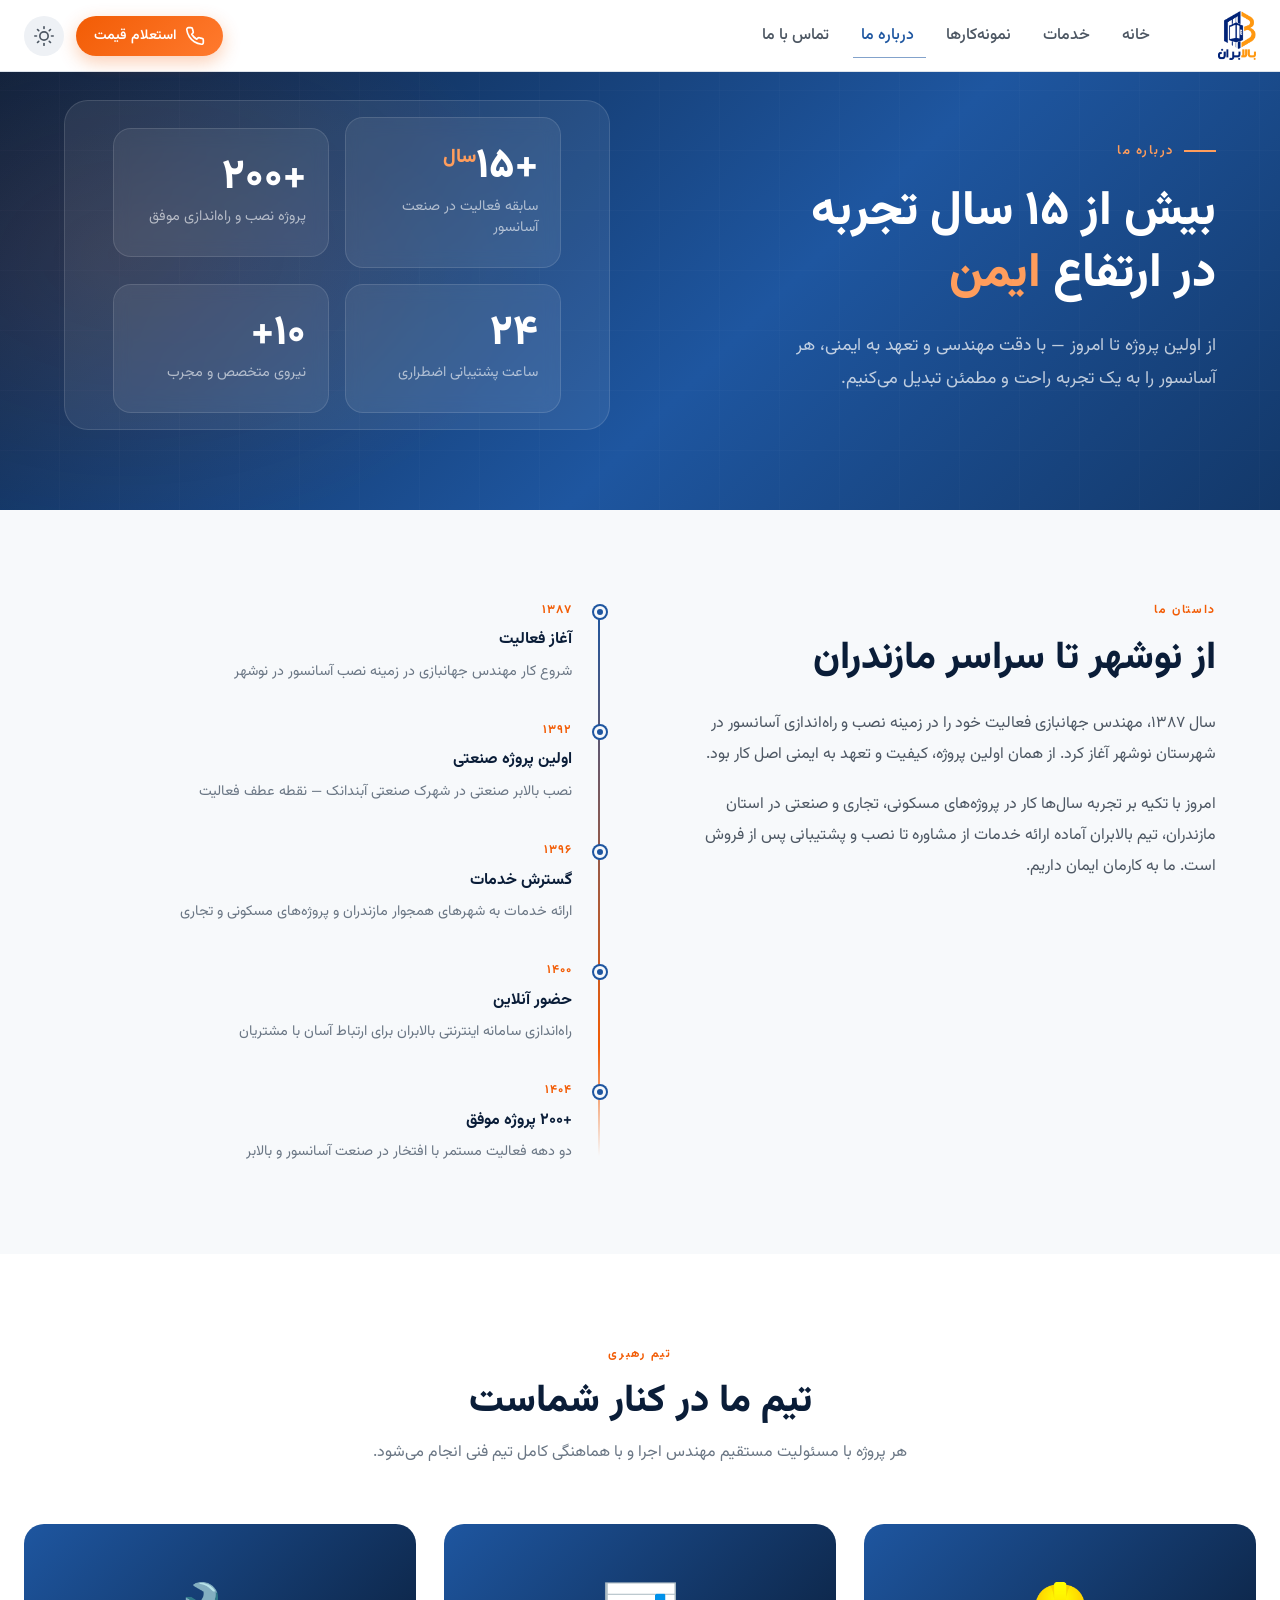
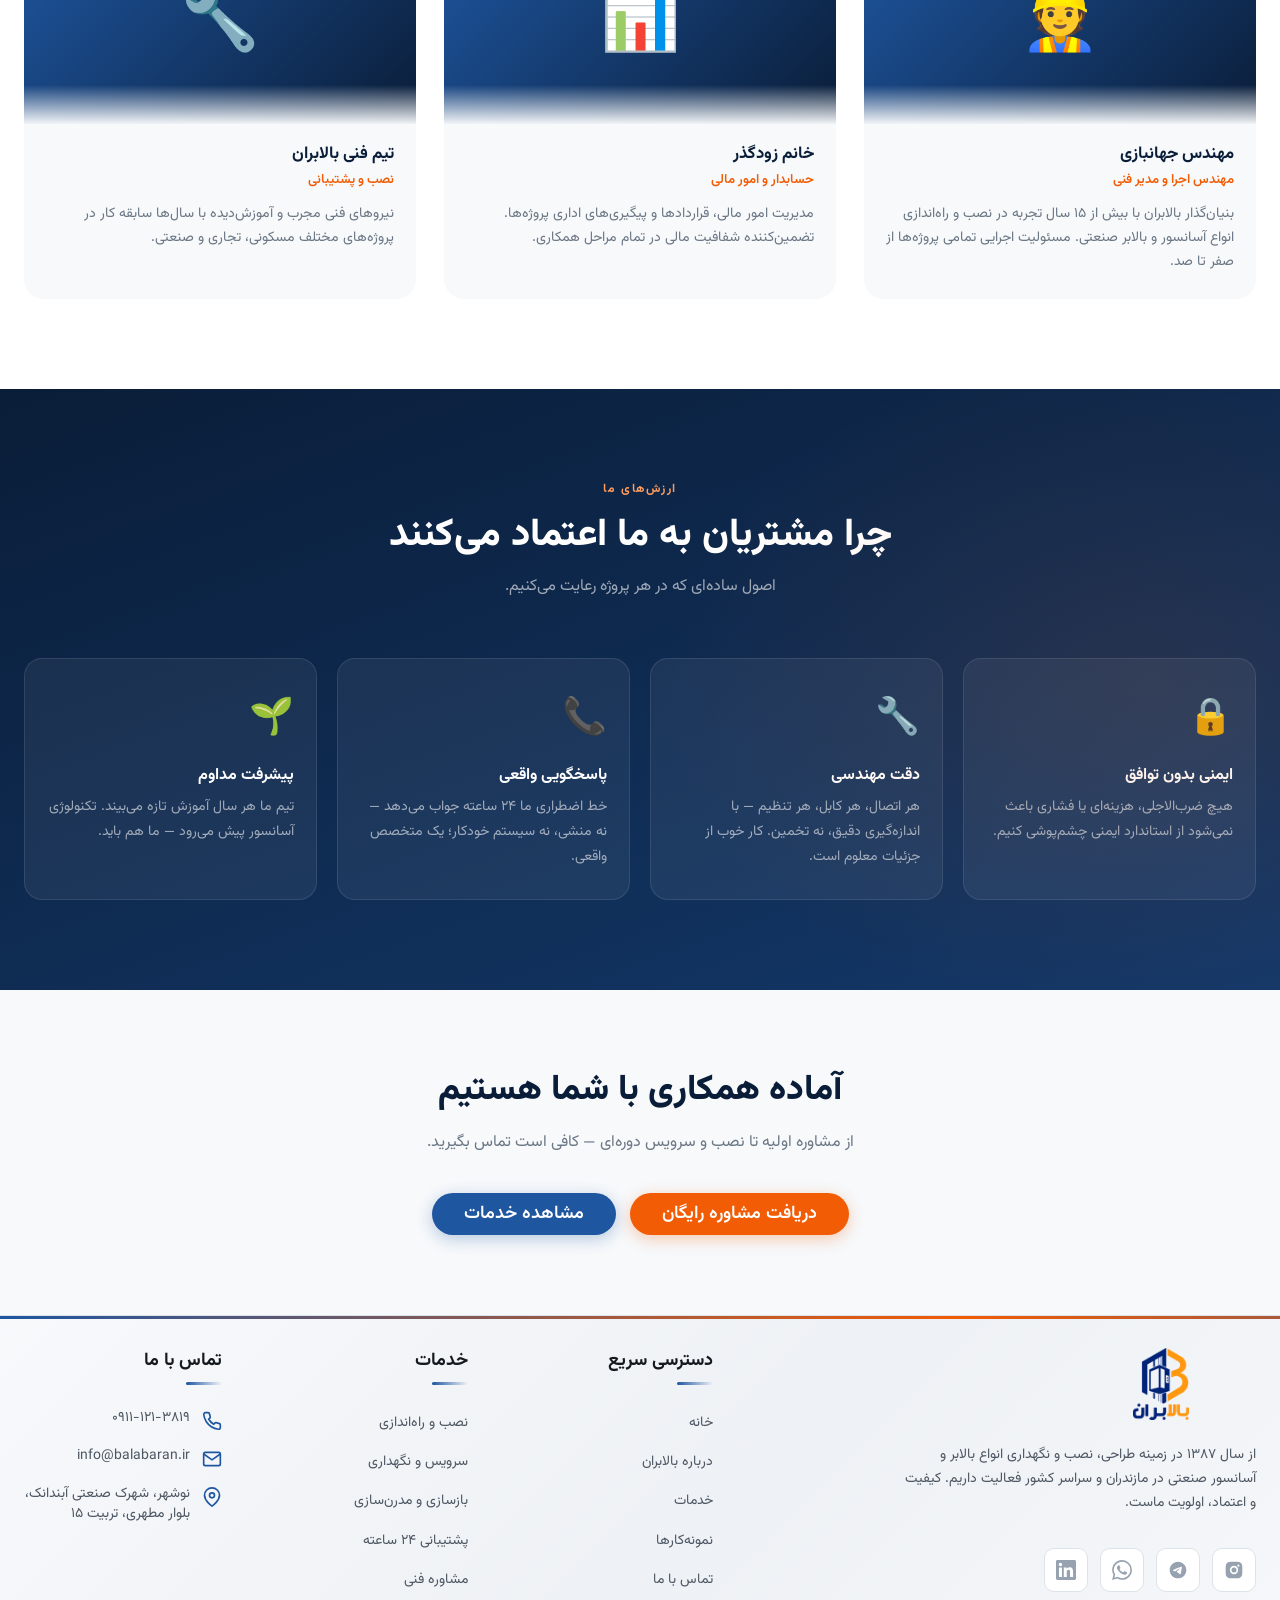
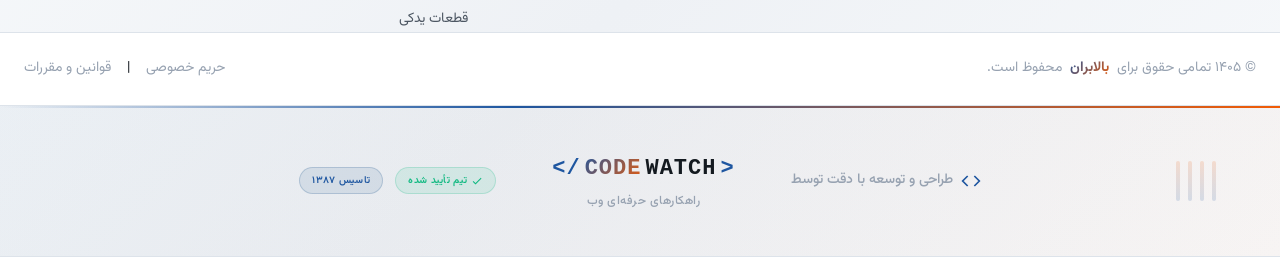
<file: about.html>
<!doctype html>
<html lang="fa" dir="rtl">

<head>
  <meta charset="UTF-8" />
  <meta name="viewport" content="width=device-width, initial-scale=1.0" />
  <meta http-equiv="X-UA-Compatible" content="IE=edge" />
  <title>درباره ما | بالابران — آسانسور و بالابر صنعتی در مازندران</title>
  <meta name="description" content="بالابران؛ مجموعه معتبر نصب و سرویس آسانسور و بالابر صنعتی در نوشهر و مازندران. بیش از ۱۵ سال تجربه، تیم فنی مجرب." />
  <meta name="keywords" content="درباره بالابران، فروشگاه بالابر، آسانسور صنعتی، نصب آسانسور، تیم بالابران، سابقه آسانسور" />
  <meta name="author" content="بالابران" />
  <meta name="robots" content="index, follow, max-snippet:-1, max-image-preview:large, max-video-preview:-1" />
  <meta name="googlebot" content="index, follow" />
  <link rel="canonical" href="/about.html" />

  <meta property="og:type" content="website" />
  <meta property="og:url" content="/about.html" />
  <meta property="og:title" content="درباره بالابران | نصب و سرویس آسانسور در مازندران" />
  <meta property="og:description" content="آشنایی با تیم بالابران: بیش از ۱۵ سال تجربه در نصب و سرویس انواع آسانسور و بالابر صنعتی در نوشهر و مازندران." />
  <meta property="og:image" content="assets/hero-hoist.jpg" />
  <meta property="og:image:width" content="1200" />
  <meta property="og:image:height" content="630" />
  <meta property="og:image:alt" content="درباره بالابران" />
  <meta property="og:site_name" content="بالابران" />
  <meta property="og:locale" content="fa_IR" />

  <meta name="twitter:card" content="summary_large_image" />
  <meta name="twitter:site" content="@balabaran_ir" />
  <meta name="twitter:title" content="درباره بالابران" />
  <meta name="twitter:description" content="تیم بالابران با بیش از ۱۵ سال تجربه در نصب و سرویس آسانسور در مازندران." />
  <meta name="twitter:image" content="assets/hero-hoist.jpg" />
  <meta name="twitter:image:alt" content="درباره بالابران" />

  <meta name="geo.region" content="IR" />
  <meta name="geo.placename" content="ایران" />

  <link rel="icon" type="image/svg+xml" href="favicon_io/favicone.svg" />
  <link rel="icon" type="image/png" sizes="32x32" href="favicon_io/favicon-32x32.png" />
  <link rel="icon" type="image/png" sizes="16x16" href="favicon_io/favicon-16x16.png" />
  <link rel="apple-touch-icon" sizes="180x180" href="favicon_io/apple-touch-icon.png" />
  <link rel="manifest" href="favicon_io/site.webmanifest" />
  <meta name="theme-color" content="#f25c05" />
  <meta name="msapplication-TileColor" content="#f25c05" />

  <script>
    (function () {
      try {
        var t = localStorage.getItem('theme');
        if (t === 'dark' || (!t && window.matchMedia('(prefers-color-scheme: dark)').matches)) {
          document.documentElement.setAttribute('data-theme', 'dark');
        } else {
          document.documentElement.setAttribute('data-theme', 'light');
        }
      } catch (e) {
        document.documentElement.setAttribute('data-theme', 'light');
      }
    })();
  </script>

  <link rel="preconnect" href="https://fonts.googleapis.com">
  <link rel="preconnect" href="https://fonts.gstatic.com" crossorigin>
  <link href="https://fonts.googleapis.com/css2?family=Vazirmatn:wght@400;500;600;700;800&display=swap" rel="stylesheet">

  <script type="application/ld+json">
    {
      "@context": "https://schema.org",
      "@type": "Organization",
      "name": "بالابران",
      "url": "",
      "logo": "assets/icons/balabaran.png",
      "description": "فروشگاه تخصصی بالابر، جرثقیل، هویست و تجهیزات جابجایی بار",
      "foundingDate": "2008",
      "numberOfEmployees": { "@type": "QuantitativeValue", "value": "10" }
    }
  </script>
  <script type="application/ld+json">
    {
      "@context": "https://schema.org",
      "@type": "BreadcrumbList",
      "itemListElement": [
        { "@type": "ListItem", "position": 1, "name": "خانه", "item": "" },
        { "@type": "ListItem", "position": 2, "name": "درباره ما", "item": "/about.html" }
      ]
    }
  </script>

  <link rel="stylesheet" href="assets/css/root.css" />
  <link rel="stylesheet" href="assets/css/font.css" />
  <link rel="stylesheet" href="assets/css/main.css" />
  <link rel="stylesheet" href="assets/css/components/header.css" />
  <link rel="stylesheet" href="assets/css/components/footer.css" />
  <link rel="stylesheet" href="assets/css/components/about.css" />
  </head>

<body>
<!-- ==================== HEADER ==================== -->
  <header class="header" id="mainHeader">
    <div class="header__inner container--wide">

      <a href="index.html" class="header__logo" aria-label="بالابران - صفحه اصلی">
        <img src="assets/icons/balabaran.png" alt="بالابران" class="header__logo-img" width="150" height="50"
          onerror="this.style.display='none';this.nextElementSibling.style.display='inline-flex'">
        <span class="header__logo-text" style="display:none">بالابران</span>
      </a>

      <nav class="header__nav" aria-label="ناوبری اصلی">
        <ul class="header__menu">
          <li><a href="index.html" class="header__link">خانه</a></li>
          <li><a href="services.html" class="header__link">خدمات</a></li>
          <li><a href="portfolio.html" class="header__link">نمونه‌کارها</a></li>
          <li><a href="about.html" class="header__link" aria-current="page">درباره ما</a></li>
          <li><a href="contact.html" class="header__link">تماس با ما</a></li>
        </ul>
      </nav>

      <div class="header__actions">

        <a href="contact.html" class="btn btn--cta header__cta">
          <svg class="icon" aria-hidden="true">
            <use href="assets/icons/sprite.svg#phone" />
          </svg>
          <span>استعلام قیمت</span>
        </a>
        <button type="button" class="header__theme-toggle" aria-label="تغییر تم" data-theme-toggle>
          <svg class="icon icon--sun" aria-hidden="true">
            <use href="assets/icons/sprite.svg#sun" />
          </svg>
          <svg class="icon icon--moon" aria-hidden="true">
            <use href="assets/icons/sprite.svg#moon" />
          </svg>
        </button>

        <button type="button" class="header__burger" aria-label="باز/بستن منو" aria-expanded="false"
          aria-controls="mobileMenu" data-menu-toggle>
          <svg class="icon icon--menu" aria-hidden="true">
            <use href="assets/icons/sprite.svg#menu" />
          </svg>
          <svg class="icon icon--close" aria-hidden="true">
            <use href="assets/icons/sprite.svg#close" />
          </svg>
        </button>

      </div>
    </div>

    <!-- overlay -->
    <div class="header__overlay" data-menu-overlay aria-hidden="true"></div>

    <!-- منوی موبایل -->
    <div class="header__mobile" id="mobileMenu" aria-hidden="true">
      <nav aria-label="ناوبری موبایل">
        <ul class="header__mobile-menu">
          <li><a href="index.html" class="header__mobile-link">خانه</a></li>
          <li><a href="services.html" class="header__mobile-link">خدمات</a></li>
          <li><a href="portfolio.html" class="header__mobile-link">نمونه‌کارها</a></li>
          <li><a href="about.html" class="header__mobile-link">درباره ما</a></li>
          <li><a href="contact.html" class="header__mobile-link">تماس با ما</a></li>
        </ul>
        <a href="contact.html" class="btn btn--cta header__mobile-cta">
          <svg class="icon" aria-hidden="true">
            <use href="assets/icons/sprite.svg#phone" />
          </svg>
          <span>استعلام قیمت رایگان</span>
        </a>
          </nav>
    </div>
  </header>

  <!-- ================================================
         HERO
    ================================================ -->
  <section class="about-hero">
    <div class="container">
      <div class="hero-text">
        <div class="eyebrow">درباره ما</div>
        <h1>
          بیش از ۱۵ سال تجربه<br />
          در ارتفاع <span>ایمن</span>
        </h1>
        <p>
          از اولین پروژه تا امروز — با دقت مهندسی و تعهد به ایمنی، هر آسانسور را
          به یک تجربه راحت و مطمئن تبدیل می‌کنیم.
        </p>
      </div>

      <div class="hero-stats">
        <div class="stat-card">
          <div class="num">+۱۵<sup>سال</sup></div>
          <div class="label">سابقه فعالیت در صنعت آسانسور</div>
        </div>
        <div class="stat-card">
          <div class="num">+۲۰۰</div>
          <div class="label">پروژه نصب و راه‌اندازی موفق</div>
        </div>
        <div class="stat-card">
          <div class="num">۲۴</div>
          <div class="label">ساعت پشتیبانی اضطراری</div>
        </div>
        <div class="stat-card">
          <div class="num">۱۰+</div>
          <div class="label">نیروی متخصص و مجرب</div>
        </div>
      </div>
    </div>
  </section>

  <!-- ================================================
         STORY + TIMELINE
    ================================================ -->
  <section class="story-section">
    <div class="container">

      <div class="story-text">
        <div class="section-label">داستان ما</div>
        <h2>از نوشهر تا سراسر مازندران</h2>
        <p>
          سال ۱۳۸۷، مهندس جهانبازی فعالیت خود را در زمینه نصب و راه‌اندازی آسانسور
          در شهرستان نوشهر آغاز کرد. از همان اولین پروژه، کیفیت و تعهد به ایمنی
          اصل کار بود.
        </p>
        <p>
          امروز با تکیه بر تجربه سال‌ها کار در پروژه‌های مسکونی، تجاری و صنعتی در
          استان مازندران، تیم بالابران آماده ارائه خدمات از مشاوره تا نصب و
          پشتیبانی پس از فروش است. ما به کارمان ایمان داریم.
        </p>
      </div>

      <div class="timeline">
        <div class="timeline-item">
          <div class="timeline-year">۱۳۸۷</div>
          <div class="timeline-title">آغاز فعالیت</div>
          <div class="timeline-desc">شروع کار مهندس جهانبازی در زمینه نصب آسانسور در نوشهر</div>
        </div>
        <div class="timeline-item">
          <div class="timeline-year">۱۳۹۲</div>
          <div class="timeline-title">اولین پروژه صنعتی</div>
          <div class="timeline-desc">نصب بالابر صنعتی در شهرک صنعتی آبندانک — نقطه عطف فعالیت</div>
        </div>
        <div class="timeline-item">
          <div class="timeline-year">۱۳۹۶</div>
          <div class="timeline-title">گسترش خدمات</div>
          <div class="timeline-desc">ارائه خدمات به شهرهای همجوار مازندران و پروژه‌های مسکونی و تجاری</div>
        </div>
        <div class="timeline-item">
          <div class="timeline-year">۱۴۰۰</div>
          <div class="timeline-title">حضور آنلاین</div>
          <div class="timeline-desc">راه‌اندازی سامانه اینترنتی بالابران برای ارتباط آسان با مشتریان</div>
        </div>
        <div class="timeline-item">
          <div class="timeline-year">۱۴۰۴</div>
          <div class="timeline-title">+۲۰۰ پروژه موفق</div>
          <div class="timeline-desc">دو دهه فعالیت مستمر با افتخار در صنعت آسانسور و بالابر</div>
        </div>
      </div>

    </div>
  </section>

  <!-- ================================================
         TEAM
    ================================================ -->
  <section class="team-section">
    <div class="container--wide">

      <div class="section-header">
        <div class="section-label">تیم رهبری</div>
        <h2>تیم ما در کنار شماست</h2>
        <p>هر پروژه با مسئولیت مستقیم مهندس اجرا و با هماهنگی کامل تیم فنی انجام می‌شود.</p>
      </div>

      <div class="team-grid">
        <div class="team-card">
          <div class="team-avatar">👷</div>
          <div class="team-info">
            <h3>مهندس جهانبازی</h3>
            <span class="team-role">مهندس اجرا و مدیر فنی</span>
            <p>بنیان‌گذار بالابران با بیش از ۱۵ سال تجربه در نصب و راه‌اندازی انواع آسانسور و بالابر صنعتی. مسئولیت اجرایی تمامی پروژه‌ها از صفر تا صد.</p>
          </div>
        </div>
        <div class="team-card">
          <div class="team-avatar">📊</div>
          <div class="team-info">
            <h3>خانم زودگذر</h3>
            <span class="team-role">حسابدار و امور مالی</span>
            <p>مدیریت امور مالی، قراردادها و پیگیری‌های اداری پروژه‌ها. تضمین‌کننده شفافیت مالی در تمام مراحل همکاری.</p>
          </div>
        </div>
        <div class="team-card">
          <div class="team-avatar">🔧</div>
          <div class="team-info">
            <h3>تیم فنی بالابران</h3>
            <span class="team-role">نصب و پشتیبانی</span>
            <p>نیروهای فنی مجرب و آموزش‌دیده با سال‌ها سابقه کار در پروژه‌های مختلف مسکونی، تجاری و صنعتی.</p>
          </div>
        </div>
      </div>

    </div>
  </section>

  <!-- ================================================
         VALUES
    ================================================ -->
  <section class="values-section">
    <div class="container--wide">

      <div class="section-header">
        <div class="section-label" style="color: #ff9d5c;">ارزش‌های ما</div>
        <h2>چرا مشتریان به ما اعتماد می‌کنند</h2>
        <p>اصول ساده‌ای که در هر پروژه رعایت می‌کنیم.</p>
      </div>

      <div class="values-grid">
        <div class="value-card">
          <span class="value-icon">🔒</span>
          <h3>ایمنی بدون توافق</h3>
          <p>هیچ ضرب‌الاجلی، هزینه‌ای یا فشاری باعث نمی‌شود از استاندارد ایمنی چشم‌پوشی کنیم.</p>
        </div>
        <div class="value-card">
          <span class="value-icon">🔧</span>
          <h3>دقت مهندسی</h3>
          <p>هر اتصال، هر کابل، هر تنظیم — با اندازه‌گیری دقیق، نه تخمین. کار خوب از جزئیات معلوم است.</p>
        </div>
        <div class="value-card">
          <span class="value-icon">📞</span>
          <h3>پاسخگویی واقعی</h3>
          <p>خط اضطراری ما ۲۴ ساعته جواب می‌دهد — نه منشی، نه سیستم خودکار؛ یک متخصص واقعی.</p>
        </div>
        <div class="value-card">
          <span class="value-icon">🌱</span>
          <h3>پیشرفت مداوم</h3>
          <p>تیم ما هر سال آموزش تازه می‌بیند. تکنولوژی آسانسور پیش می‌رود — ما هم باید.</p>
        </div>
      </div>

    </div>
  </section>

  <!-- ================================================
         CTA
    ================================================ -->
  <section class="cta-section">
    <div class="cta-inner">
      <h2>آماده همکاری با شما هستیم</h2>
      <p>
        از مشاوره اولیه تا نصب و سرویس دوره‌ای — کافی است تماس بگیرید.
      </p>
      <div class="cta-buttons">
        <a href="contact.html" class="btn btn-accent">دریافت مشاوره رایگان</a>
        <a href="services.html" class="btn btn-primary">مشاهده خدمات</a>
      </div>
    </div>
  </section>

  <!-- ===== FOOTER ===== -->
  <div id="footer-placeholder"></div>

  <script src="assets/js/partials.js" defer></script>
  <script type="module" src="assets/js/main.js"></script>
</body>
</html>
</file>
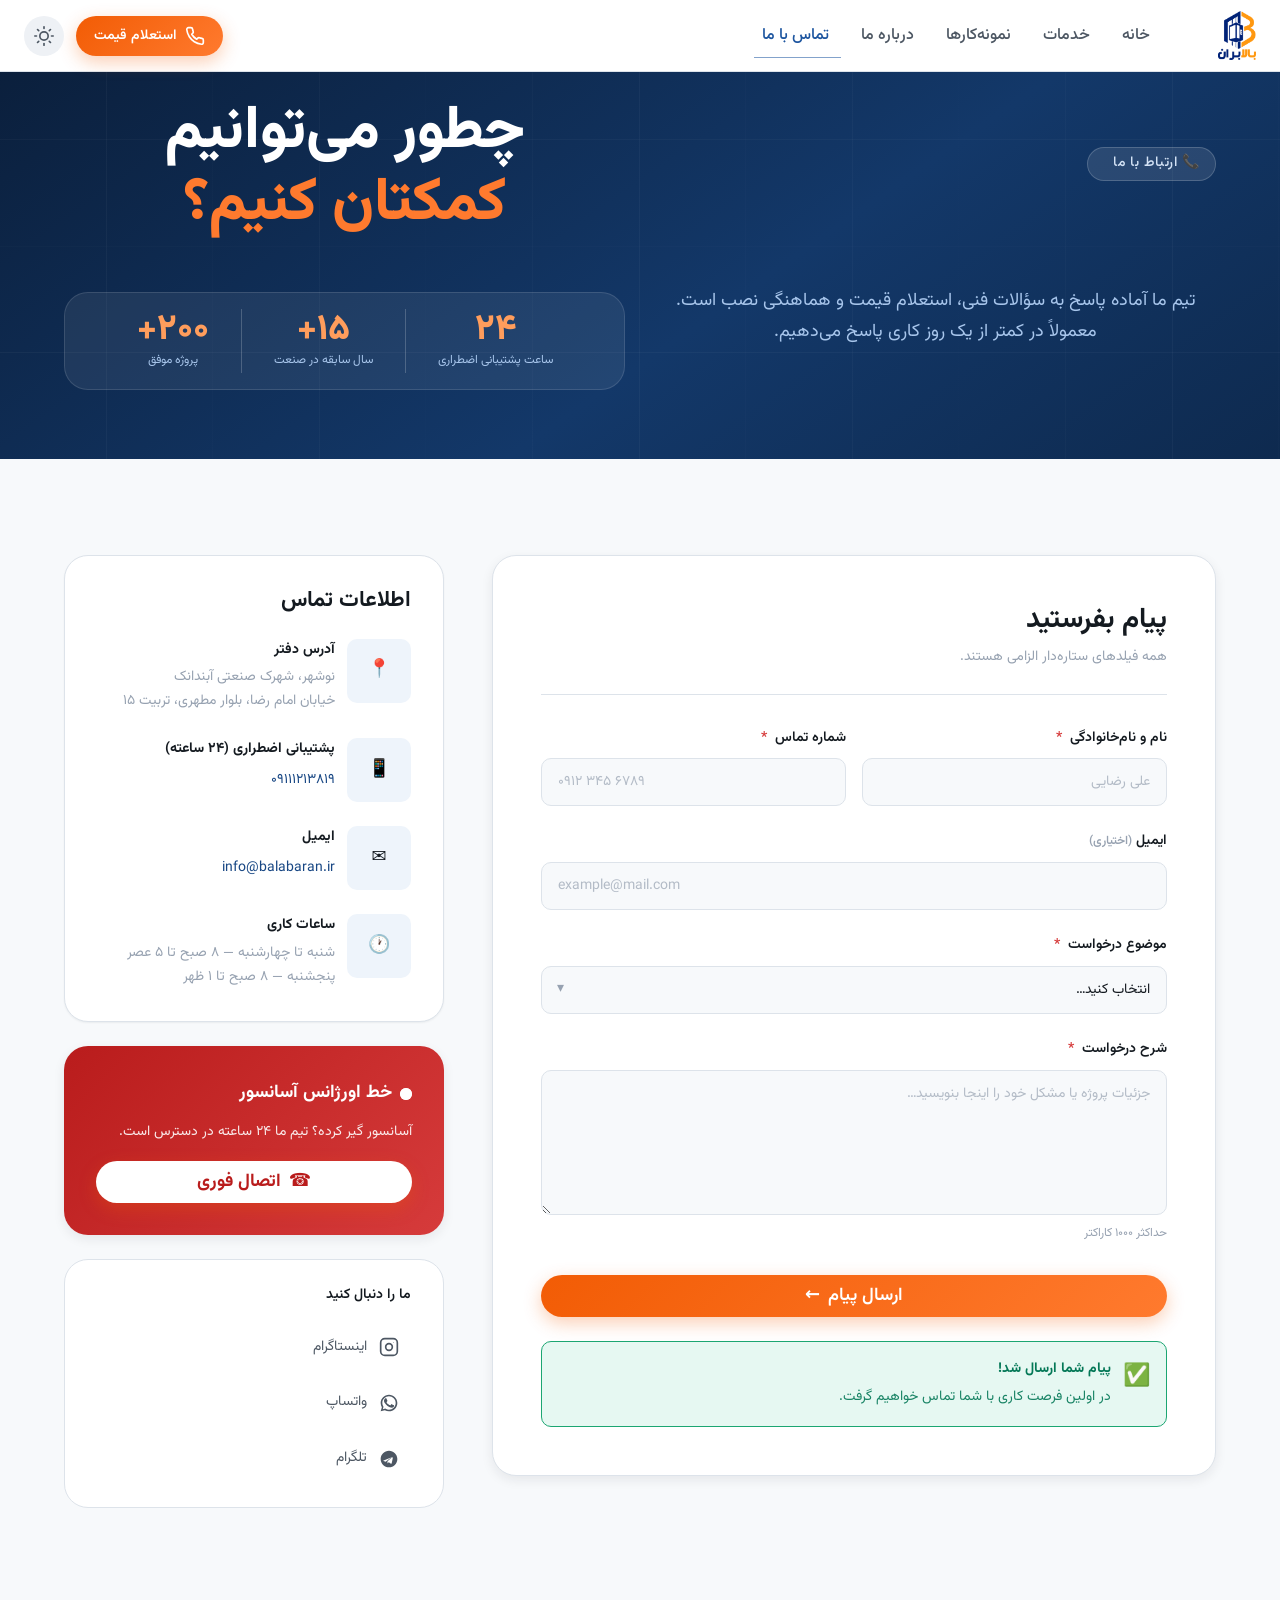
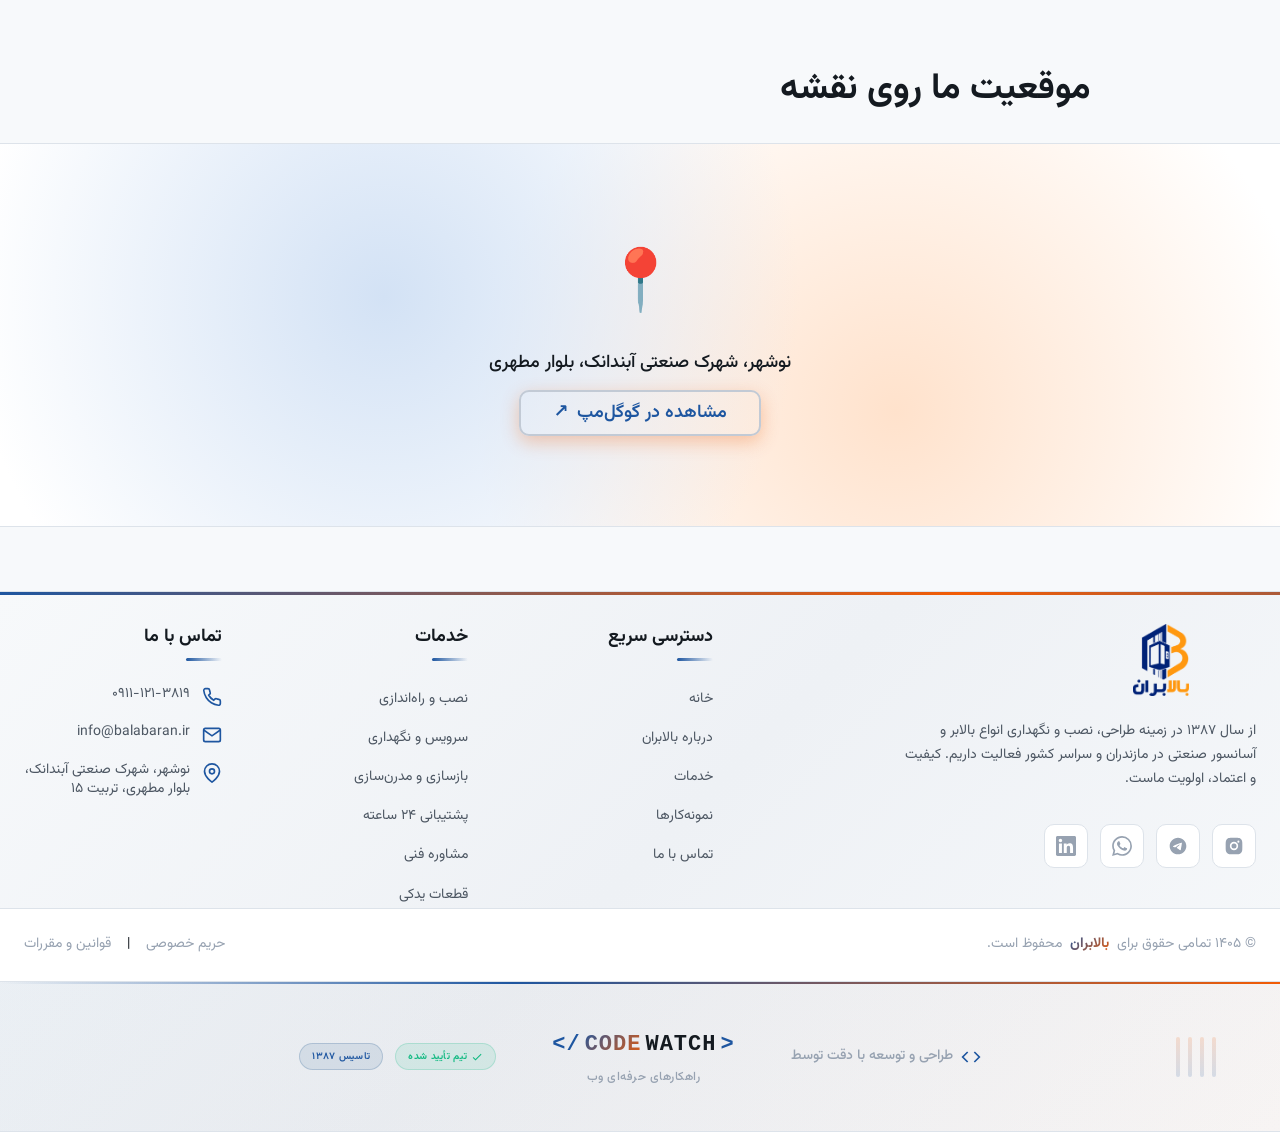
<file: contact.html>
<!doctype html>
<html lang="fa" dir="rtl">

<head>
  <!-- ═══════════════════════════════════════════════
       ✦ CHARSET & VIEWPORT
  ═══════════════════════════════════════════════ -->
  <meta charset="UTF-8" />
  <meta name="viewport" content="width=device-width, initial-scale=1.0" />
  <meta http-equiv="X-UA-Compatible" content="IE=edge" />

  <!-- ═══════════════════════════════════════════════
       ✦ PRIMARY SEO
  ═══════════════════════════════════════════════ -->
  <title>تماس با ما | بالابران — مشاوره رایگان آسانسور و بالابر صنعتی</title>
  <meta name="description" content="تماس با بالابران: مشاوره رایگان، استعلام قیمت، خدمات نصب و سرویس آسانسور و بالابر صنعتی. پشتیبانی ۲۴ ساعته در سراسر ایران." />
  <meta name="keywords" content="تماس با بالابران، مشاوره آسانسور، استعلام قیمت بالابر، نصب آسانسور، خدمات بالابر صنعتی، شماره تماس بالابران" />
  <meta name="author" content="بالابران" />
  <meta name="robots" content="index, follow, max-snippet:-1, max-image-preview:large, max-video-preview:-1" />
  <meta name="googlebot" content="index, follow" />
  <link rel="canonical" href="/contact.html" />

  <!-- ═══════════════════════════════════════════════
       ✦ OPEN GRAPH
  ═══════════════════════════════════════════════ -->
  <meta property="og:type" content="website" />
  <meta property="og:url" content="/contact.html" />
  <meta property="og:title" content="تماس با بالابران | مشاوره و استعلام قیمت" />
  <meta property="og:description" content="برای مشاوره رایگان، استعلام قیمت و خدمات پس از فروش با کارشناسان بالابران تماس بگیرید. ۲۴ ساعته پاسخگوی شما هستیم." />
  <meta property="og:image" content="assets/hero-hoist.jpg" />
  <meta property="og:image:width" content="1200" />
  <meta property="og:image:height" content="630" />
  <meta property="og:image:alt" content="تماس با بالابران — مشاوره و خدمات آسانسور" />
  <meta property="og:site_name" content="بالابران" />
  <meta property="og:locale" content="fa_IR" />

  <!-- ═══════════════════════════════════════════════
       ✦ TWITTER CARD
  ═══════════════════════════════════════════════ -->
  <meta name="twitter:card" content="summary_large_image" />
  <meta name="twitter:site" content="@balabaran_ir" />
  <meta name="twitter:title" content="تماس با بالابران | مشاوره رایگان" />
  <meta name="twitter:description" content="مشاوره رایگان و استعلام قیمت آسانسور و بالابر صنعتی. پشتیبانی ۲۴ ساعته." />
  <meta name="twitter:image" content="assets/hero-hoist.jpg" />
  <meta name="twitter:image:alt" content="تماس با بالابران" />

  <!-- ═══════════════════════════════════════════════
       ✦ GEO (برای سئوی محلی)
  ═══════════════════════════════════════════════ -->
  <meta name="geo.region" content="IR" />
  <meta name="geo.placename" content="ایران" />

  <!-- ═══════════════════════════════════════════════
       ✦ FAVICON & PWA
  ═══════════════════════════════════════════════ -->
  <link rel="icon" type="image/svg+xml" href="favicon_io/favicone.svg" />
  <link rel="icon" type="image/png" sizes="32x32" href="favicon_io/favicon-32x32.png" />
  <link rel="icon" type="image/png" sizes="16x16" href="favicon_io/favicon-16x16.png" />
  <link rel="apple-touch-icon" sizes="180x180" href="favicon_io/apple-touch-icon.png" />
  <link rel="manifest" href="favicon_io/site.webmanifest" />
  <meta name="theme-color" content="#f25c05" />
  <meta name="msapplication-TileColor" content="#f25c05" />

  <!-- ═══════════════════════════════════════════════
       ✦ PERFORMANCE
  ═══════════════════════════════════════════════ -->
  <link rel="preconnect" href="https://fonts.googleapis.com" />
  <link rel="preconnect" href="https://fonts.gstatic.com" crossorigin />
  <link rel="dns-prefetch" href="https://www.google-analytics.com" />
  <link rel="preload" as="image" href="assets/hero-hoist.jpg" fetchpriority="high" />
  <link href="https://fonts.googleapis.com/css2?family=Vazirmatn:wght@400;600;700;900&display=swap" rel="stylesheet" />

  <script type="application/ld+json">
    {
      "@context": "https://schema.org",
      "@type": "LocalBusiness",
      "name": "بالابران",
      "url": "",
      "logo": "assets/icons/balabaran.png",
      "description": "فروشگاه تخصصی بالابر، جرثقیل، هویست و تجهیزات جابجایی بار",
      "telephone": "+98-911-121-3819",
      "address": { "@type": "PostalAddress", "addressCountry": "IR", "addressLocality": "نوشهر", "streetAddress": "شهرک صنعتی آبندانک، بلوار مطهری، تربیت ۱۵" },
      "areaServed": "IR",
      "contactPoint": {
        "@type": "ContactPoint",
        "contactType": "customer service",
        "availableLanguage": "fa"
      }
    }
  </script>

  <script>
    (function () {
      try {
        var t = localStorage.getItem('theme');
        if (t === 'dark' || (!t && window.matchMedia('(prefers-color-scheme: dark)').matches)) {
          document.documentElement.setAttribute('data-theme', 'dark');
        } else {
          document.documentElement.setAttribute('data-theme', 'light');
        }
      } catch (e) {
        document.documentElement.setAttribute('data-theme', 'light');
      }
    })();
  </script>

  <link rel="stylesheet" href="assets/css/root.css" />
  <link rel="stylesheet" href="assets/css/font.css" />
  <link rel="stylesheet" href="assets/css/main.css" />
  <link rel="stylesheet" href="assets/css/components/header.css" />
  <link rel="stylesheet" href="assets/css/components/footer.css" />
  <link rel="stylesheet" href="assets/css/components/contact.css" />
  </head>

<body>
<!-- ==================== HEADER ==================== -->
  <header class="header" id="mainHeader">
    <div class="header__inner container--wide">

      <a href="index.html" class="header__logo" aria-label="بالابران - صفحه اصلی">
        <img src="assets/icons/balabaran.png" alt="بالابران" class="header__logo-img" width="150" height="50"
          onerror="this.style.display='none';this.nextElementSibling.style.display='inline-flex'">
        <span class="header__logo-text" style="display:none">بالابران</span>
      </a>

      <nav class="header__nav" aria-label="ناوبری اصلی">
        <ul class="header__menu">
          <li><a href="index.html" class="header__link">خانه</a></li>
          <li><a href="services.html" class="header__link">خدمات</a></li>
          <li><a href="portfolio.html" class="header__link">نمونه‌کارها</a></li>
          <li><a href="about.html" class="header__link">درباره ما</a></li>
          <li><a href="contact.html" class="header__link" aria-current="page">تماس با ما</a></li>
        </ul>
      </nav>

      <div class="header__actions">

        <a href="contact.html" class="btn btn--cta header__cta">
          <svg class="icon" aria-hidden="true">
            <use href="assets/icons/sprite.svg#phone" />
          </svg>
          <span>استعلام قیمت</span>
        </a>
        <button type="button" class="header__theme-toggle" aria-label="تغییر تم" data-theme-toggle>
          <svg class="icon icon--sun" aria-hidden="true">
            <use href="assets/icons/sprite.svg#sun" />
          </svg>
          <svg class="icon icon--moon" aria-hidden="true">
            <use href="assets/icons/sprite.svg#moon" />
          </svg>
        </button>

        <button type="button" class="header__burger" aria-label="باز/بستن منو" aria-expanded="false"
          aria-controls="mobileMenu" data-menu-toggle>
          <svg class="icon icon--menu" aria-hidden="true">
            <use href="assets/icons/sprite.svg#menu" />
          </svg>
          <svg class="icon icon--close" aria-hidden="true">
            <use href="assets/icons/sprite.svg#close" />
          </svg>
        </button>

      </div>
    </div>

    <!-- overlay -->
    <div class="header__overlay" data-menu-overlay aria-hidden="true"></div>

    <!-- منوی موبایل -->
    <div class="header__mobile" id="mobileMenu" aria-hidden="true">
      <nav aria-label="ناوبری موبایل">
        <ul class="header__mobile-menu">
          <li><a href="index.html" class="header__mobile-link">خانه</a></li>
          <li><a href="services.html" class="header__mobile-link">خدمات</a></li>
          <li><a href="portfolio.html" class="header__mobile-link">نمونه‌کارها</a></li>
          <li><a href="about.html" class="header__mobile-link">درباره ما</a></li>
          <li><a href="contact.html" class="header__mobile-link">تماس با ما</a></li>
        </ul>
        <a href="contact.html" class="btn btn--cta header__mobile-cta">
          <svg class="icon" aria-hidden="true">
            <use href="assets/icons/sprite.svg#phone" />
          </svg>
          <span>استعلام قیمت رایگان</span>
        </a>
          </nav>
    </div>
  </header>

  <!-- ===== HERO ===== -->
  <section class="contact-hero">
    <div class="container">
      <div class="hero-badge">📞 ارتباط با ما</div>
      <h1>چطور می‌توانیم<br /><span class="accent">کمکتان کنیم؟</span></h1>
      <p class="hero-sub">
        تیم ما آماده پاسخ به سؤالات فنی، استعلام قیمت و هماهنگی نصب است.
        معمولاً در کمتر از یک روز کاری پاسخ می‌دهیم.
      </p>

      <!-- آمار سریع -->
      <div class="hero-stats" role="list">
        <div class="stat" role="listitem">
          <span class="stat-num">۲۴</span>
          <span class="stat-label">ساعت پشتیبانی اضطراری</span>
        </div>
        <div class="stat-divider" aria-hidden="true"></div>
        <div class="stat" role="listitem">
          <span class="stat-num">۱۵+</span>
          <span class="stat-label">سال سابقه در صنعت</span>
        </div>
        <div class="stat-divider" aria-hidden="true"></div>
        <div class="stat" role="listitem">
          <span class="stat-num">۲۰۰+</span>
          <span class="stat-label">پروژه موفق</span>
        </div>
      </div>
    </div>
  </section>

  <!-- ===== MAIN CONTENT ===== -->
  <section class="contact-main section">
    <div class="container contact-grid">

      <!-- ستون چپ: فرم -->
      <div class="form-card">
        <div class="form-header">
          <h2>پیام بفرستید</h2>
          <p>همه فیلدهای ستاره‌دار الزامی هستند.</p>
        </div>

        <form class="contact-form" id="contactForm" novalidate aria-label="فرم تماس با ما">

          <div class="form-row">
            <div class="field">
              <label for="name">
                نام و نام‌خانوادگی <span class="required" aria-label="الزامی">*</span>
              </label>
              <input type="text" id="name" name="name" placeholder="علی رضایی" required autocomplete="name"
                aria-describedby="nameError" />
              <span class="field-error" id="nameError" aria-live="polite"></span>
            </div>

            <div class="field">
              <label for="phone">
                شماره تماس <span class="required" aria-label="الزامی">*</span>
              </label>
              <input type="tel" id="phone" name="phone" placeholder="۰۹۱۲ ۳۴۵ ۶۷۸۹" required autocomplete="tel"
                dir="ltr" inputmode="numeric" aria-describedby="phoneError" />
              <span class="field-error" id="phoneError" aria-live="polite"></span>
            </div>
          </div>

          <div class="field">
            <label for="email">ایمیل <span class="optional">(اختیاری)</span></label>
            <input type="email" id="email" name="email" placeholder="example@mail.com" autocomplete="email" dir="ltr"
              inputmode="email" aria-describedby="emailError" />
            <span class="field-error" id="emailError" aria-live="polite"></span>
          </div>

          <div class="field">
            <label for="subject">
              موضوع درخواست <span class="required" aria-label="الزامی">*</span>
            </label>
            <div class="select-wrapper">
              <select id="subject" name="subject" required aria-describedby="subjectError">
                <option value="">انتخاب کنید…</option>
                <option value="install">نصب آسانسور جدید</option>
                <option value="repair">تعمیر و سرویس</option>
                <option value="price">استعلام قیمت</option>
                <option value="emergency">خرابی اضطراری</option>
                <option value="other">سایر</option>
              </select>
            </div>
            <span class="field-error" id="subjectError" aria-live="polite"></span>
          </div>

          <div class="field">
            <label for="message">
              شرح درخواست <span class="required" aria-label="الزامی">*</span>
            </label>
            <textarea id="message" name="message" rows="5" placeholder="جزئیات پروژه یا مشکل خود را اینجا بنویسید…"
              required maxlength="1000" aria-describedby="messageError messageHint"></textarea>
            <span class="field-hint" id="messageHint">حداکثر ۱۰۰۰ کاراکتر</span>
            <span class="field-error" id="messageError" aria-live="polite"></span>
          </div>

          <button type="submit" class="btn btn--cta btn-submit" id="submitBtn">
            <span class="btn-text">ارسال پیام</span>
            <span class="btn-icon" aria-hidden="true">←</span>
          </button>

          <!-- پیام موفقیت -->
          <div class="success-msg" id="successMsg" hidden role="alert" tabindex="-1">
            <span class="success-icon" aria-hidden="true">✅</span>
            <div>
              <strong>پیام شما ارسال شد!</strong>
              <p>در اولین فرصت کاری با شما تماس خواهیم گرفت.</p>
            </div>
          </div>

        </form>
      </div>

      <!-- ستون راست: اطلاعات تماس -->
      <aside class="info-sidebar" aria-label="اطلاعات تماس">

        <!-- کارت اطلاعات -->
        <div class="info-card">
          <h3>اطلاعات تماس</h3>

          <ul class="info-list">
            <li class="info-item">
              <div class="info-icon" aria-hidden="true">📍</div>
              <div>
                <strong>آدرس دفتر</strong>
                <address>نوشهر، شهرک صنعتی آبندانک<br/>خیابان امام رضا، بلوار مطهری، تربیت ۱۵</address>
              </div>
            </li>

            <li class="info-item">
              <div class="info-icon" aria-hidden="true">📱</div>
              <div>
                <strong>پشتیبانی اضطراری (۲۴ ساعته)</strong>
                <a href="tel:09111213819" dir="ltr">۰۹۱۱۱۲۱۳۸۱۹</a>
              </div>
            </li>

            <li class="info-item">
              <div class="info-icon" aria-hidden="true">✉️</div>
              <div>
                <strong>ایمیل</strong>
                <a href="mailto:info@balabaran.ir" dir="ltr">info@balabaran.ir</a>
              </div>
            </li>

            <li class="info-item">
              <div class="info-icon" aria-hidden="true">🕐</div>
              <div>
                <strong>ساعات کاری</strong>
                <p>شنبه تا چهارشنبه — ۸ صبح تا ۵ عصر</p>
                <p>پنجشنبه — ۸ صبح تا ۱ ظهر</p>
              </div>
            </li>
          </ul>
        </div>

        <!-- کارت اضطراری -->
        <div class="emergency-card">
          <div class="emergency-header">
            <span class="pulse-dot" aria-hidden="true"></span>
            <strong>خط اورژانس آسانسور</strong>
          </div>
          <p>آسانسور گیر کرده؟ تیم ما ۲۴ ساعته در دسترس است.</p>
          <a href="tel:09111213819" class="btn btn--cta emergency-btn">
            <span aria-hidden="true">☎️</span>
            اتصال فوری
          </a>
        </div>

        <!-- شبکه‌های اجتماعی -->
        <div class="social-card">
          <p>ما را دنبال کنید</p>
          <nav class="socials" aria-label="شبکه‌های اجتماعی">
            <a href="https://instagram.com/balabaran" target="_blank" rel="noopener noreferrer" class="social-link" aria-label="اینستاگرام بالابران">
              <svg width="20" height="20" viewBox="0 0 24 24" fill="none" stroke="currentColor" stroke-width="2"
                aria-hidden="true">
                <rect x="2" y="2" width="20" height="20" rx="5" ry="5" />
                <circle cx="12" cy="12" r="4" />
                <circle cx="17.5" cy="6.5" r="0.5" fill="currentColor" stroke="none" />
              </svg>
              اینستاگرام
            </a>
            <a href="https://wa.me/989111213819" target="_blank" rel="noopener noreferrer" class="social-link" aria-label="واتساپ بالابران">
              <svg width="20" height="20" viewBox="0 0 24 24" fill="currentColor" aria-hidden="true">
                <path
                  d="M17.472 14.382c-.297-.149-1.758-.867-2.03-.967-.273-.099-.471-.148-.67.15-.197.297-.767.966-.94 1.164-.173.199-.347.223-.644.075-.297-.15-1.255-.463-2.39-1.475-.883-.788-1.48-1.761-1.653-2.059-.173-.297-.018-.458.13-.606.134-.133.298-.347.446-.52.149-.174.198-.298.298-.497.099-.198.05-.371-.025-.52-.075-.149-.669-1.612-.916-2.207-.242-.579-.487-.5-.669-.51-.173-.008-.371-.01-.57-.01-.198 0-.52.074-.792.372-.272.297-1.04 1.016-1.04 2.479 0 1.462 1.065 2.875 1.213 3.074.149.198 2.096 3.2 5.077 4.487.709.306 1.262.489 1.694.625.712.227 1.36.195 1.871.118.571-.085 1.758-.719 2.006-1.413.248-.694.248-1.289.173-1.413-.074-.124-.272-.198-.57-.347z" />
                <path
                  d="M12 2C6.477 2 2 6.477 2 12c0 1.89.525 3.66 1.438 5.168L2 22l4.975-1.306A9.956 9.956 0 0012 22c5.523 0 10-4.477 10-10S17.523 2 12 2zm0 18a7.946 7.946 0 01-4.073-1.117l-.292-.174-3.032.795.812-2.967-.19-.304A7.96 7.96 0 014 12c0-4.411 3.589-8 8-8s8 3.589 8 8-3.589 8-8 8z" />
              </svg>
              واتساپ
            </a>
            <a href="https://t.me/balabaran" target="_blank" rel="noopener noreferrer" class="social-link" aria-label="تلگرام بالابران">
              <svg width="20" height="20" viewBox="0 0 24 24" fill="currentColor" aria-hidden="true">
                <path
                  d="M12 2C6.477 2 2 6.477 2 12s4.477 10 10 10 10-4.477 10-10S17.523 2 12 2zm4.917 7.257l-1.679 7.918c-.122.555-.448.69-.908.43l-2.514-1.853-1.213 1.168c-.134.133-.246.246-.505.246l.18-2.564 4.654-4.205c.202-.18-.044-.28-.315-.1L7.936 15.24l-2.46-.768c-.536-.168-.547-.536.113-.793l9.601-3.698c.447-.161.839.11.727.776z" />
              </svg>
              تلگرام
            </a>
          </nav>
        </div>

      </aside>
    </div>
  </section>

  <!-- ===== MAP ===== -->
  <section class="map-section">
    <div class="container">
      <h2 class="map-title">موقعیت ما روی نقشه</h2>
    </div>
    <div class="map-wrapper">
        <div class="map-placeholder" role="img" aria-label="نقشه موقعیت دفتر بالابران در نوشهر">
        <div class="map-pin" aria-hidden="true">📍</div>
        <p>نوشهر، شهرک صنعتی آبندانک، بلوار مطهری</p>
        <a href="https://maps.google.com?q=نوشهر+شهرک+صنعتی+آبندانک" target="_blank" rel="noopener noreferrer"
          class="btn btn--outline">
          مشاهده در گوگل‌مپ
          <span aria-hidden="true">↗</span>
        </a>
      </div>
    </div>
  </section>

  <!-- ===== FOOTER placeholder ===== -->
  <div id="footer-placeholder"></div>

  <script src="assets/js/partials.js" defer></script>
  <script type="module" src="assets/js/main.js"></script>
  <script type="module" src="assets/js/contact.js"></script>
</body>

</html>
</file>
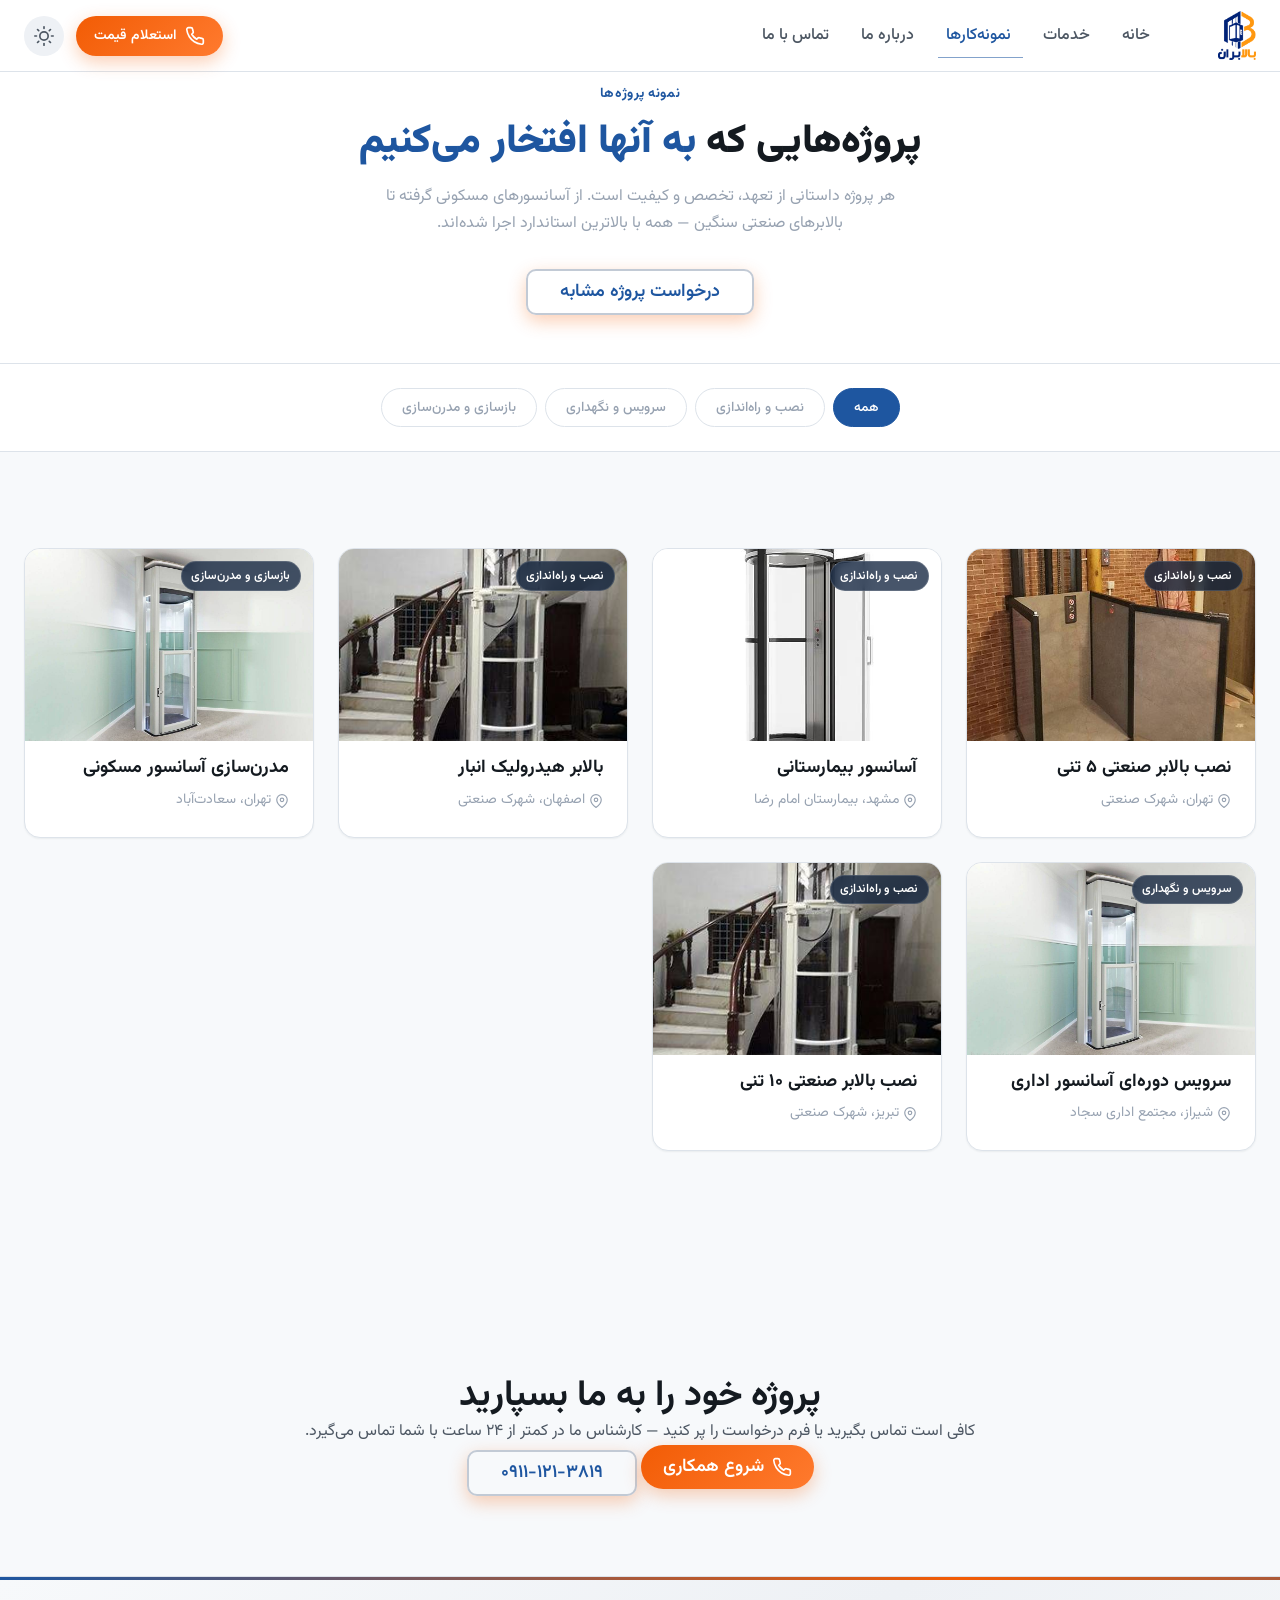
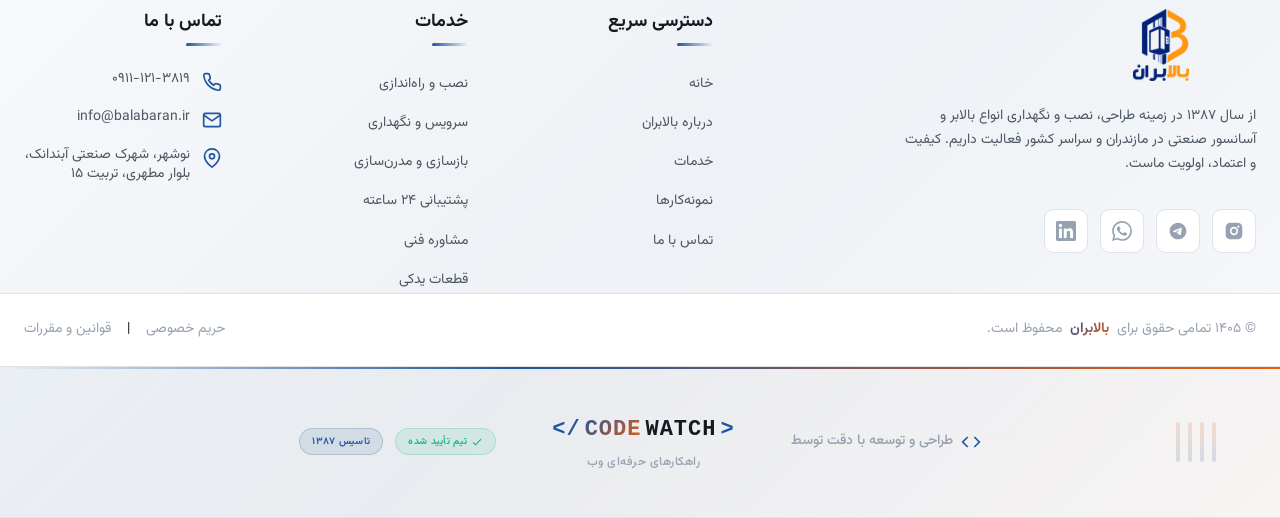
<file: portfolio.html>
<!DOCTYPE html>
<html lang="fa" dir="rtl">

<head>
  <meta charset="UTF-8" />
  <meta name="viewport" content="width=device-width, initial-scale=1.0" />
  <meta http-equiv="X-UA-Compatible" content="IE=edge" />
  <title>نمونه‌کارها | بالابران — پروژه‌های اجرا شده آسانسور و بالابر</title>
  <meta name="description" content="گالری پروژه‌های بالابران: آسانسور صنعتی، مسکونی، بیمارستانی و بالابرهای هیدرولیک. هر پروژه با جزئیات فنی کامل و تصاویر واقعی." />
  <meta name="keywords" content="نمونه کار آسانسور, پروژه بالابر, گالری بالابران, آسانسور صنعتی, بالابر هیدرولیک, پروژه آسانسور" />
  <meta name="author" content="بالابران" />
  <meta name="robots" content="index, follow, max-snippet:-1, max-image-preview:large, max-video-preview:-1" />
  <meta name="googlebot" content="index, follow" />
  <link rel="canonical" href="/portfolio.html" />

  <meta property="og:type" content="website" />
  <meta property="og:url" content="/portfolio.html" />
  <meta property="og:title" content="نمونه‌کارهای بالابران | آسانسور و بالابر صنعتی" />
  <meta property="og:description" content="مشاهده گالری پروژه‌های اجرا شده توسط بالابران با جزئیات فنی و تصاویر واقعی." />
  <meta property="og:image" content="assets/hero-hoist.jpg" />
  <meta property="og:image:width" content="1200" />
  <meta property="og:image:height" content="630" />
  <meta property="og:image:alt" content="نمونه‌کارهای بالابران" />
  <meta property="og:site_name" content="بالابران" />
  <meta property="og:locale" content="fa_IR" />

  <meta name="twitter:card" content="summary_large_image" />
  <meta name="twitter:site" content="@balabaran_ir" />
  <meta name="twitter:title" content="نمونه‌کارهای بالابران" />
  <meta name="twitter:description" content="گالری پروژه‌های اجرا شده آسانسور و بالابر صنعتی." />
  <meta name="twitter:image" content="assets/hero-hoist.jpg" />
  <meta name="twitter:image:alt" content="نمونه‌کارهای بالابران" />

  <meta name="geo.region" content="IR" />
  <meta name="geo.placename" content="ایران" />

  <link rel="icon" type="image/svg+xml" href="favicon_io/favicone.svg" />
  <link rel="icon" type="image/png" sizes="32x32" href="favicon_io/favicon-32x32.png" />
  <link rel="icon" type="image/png" sizes="16x16" href="favicon_io/favicon-16x16.png" />
  <link rel="apple-touch-icon" sizes="180x180" href="favicon_io/apple-touch-icon.png" />
  <link rel="manifest" href="favicon_io/site.webmanifest" />
  <meta name="theme-color" content="#f25c05" />
  <meta name="msapplication-TileColor" content="#f25c05" />

  <script>
    (function () {
      try {
        var t = localStorage.getItem('theme');
        if (t === 'dark' || (!t && window.matchMedia('(prefers-color-scheme: dark)').matches)) {
          document.documentElement.setAttribute('data-theme', 'dark');
        } else {
          document.documentElement.setAttribute('data-theme', 'light');
        }
      } catch (e) {
        document.documentElement.setAttribute('data-theme', 'light');
      }
    })();
  </script>

  <link rel="preconnect" href="https://fonts.googleapis.com" />
  <link rel="preconnect" href="https://fonts.gstatic.com" crossorigin />
  <link href="https://fonts.googleapis.com/css2?family=Vazirmatn:wght@400;500;600;700;900&display=swap" rel="stylesheet" />

  <link rel="stylesheet" href="assets/css/root.css" />
  <link rel="stylesheet" href="assets/css/font.css" />
  <link rel="stylesheet" href="assets/css/main.css" />
  <link rel="stylesheet" href="assets/css/components/header.css" />
  <link rel="stylesheet" href="assets/css/components/footer.css" />
  <link rel="stylesheet" href="assets/css/components/portfolio.css" />
  </head>

<body>
<!-- ==================== HEADER ==================== -->
  <header class="header" id="mainHeader">
    <div class="header__inner container--wide">
      <a href="index.html" class="header__logo" aria-label="بالابران - صفحه اصلی">
        <img src="assets/icons/balabaran.png" alt="بالابران" class="header__logo-img" width="150" height="50"
          onerror="this.style.display='none';this.nextElementSibling.style.display='inline-flex'">
        <span class="header__logo-text" style="display:none">بالابران</span>
      </a>
      <nav class="header__nav" aria-label="ناوبری اصلی">
        <ul class="header__menu">
          <li><a href="index.html" class="header__link">خانه</a></li>
          <li><a href="services.html" class="header__link">خدمات</a></li>
          <li><a href="portfolio.html" class="header__link" aria-current="page">نمونه‌کارها</a></li>
          <li><a href="about.html" class="header__link">درباره ما</a></li>
          <li><a href="contact.html" class="header__link">تماس با ما</a></li>
        </ul>
      </nav>
      <div class="header__actions">
        <a href="contact.html" class="btn btn--cta header__cta">
          <svg class="icon" aria-hidden="true"><use href="assets/icons/sprite.svg#phone" /></svg>
          <span>استعلام قیمت</span>
        </a>
        <button type="button" class="header__theme-toggle" aria-label="تغییر تم" data-theme-toggle>
          <svg class="icon icon--sun" aria-hidden="true"><use href="assets/icons/sprite.svg#sun" /></svg>
          <svg class="icon icon--moon" aria-hidden="true"><use href="assets/icons/sprite.svg#moon" /></svg>
        </button>
        <button type="button" class="header__burger" aria-label="باز/بستن منو" aria-expanded="false"
          aria-controls="mobileMenu" data-menu-toggle>
          <svg class="icon icon--menu" aria-hidden="true"><use href="assets/icons/sprite.svg#menu" /></svg>
          <svg class="icon icon--close" aria-hidden="true"><use href="assets/icons/sprite.svg#close" /></svg>
        </button>
      </div>
    </div>
    <div class="header__overlay" data-menu-overlay aria-hidden="true"></div>
    <div class="header__mobile" id="mobileMenu" aria-hidden="true">
      <nav aria-label="ناوبری موبایل">
        <ul class="header__mobile-menu">
          <li><a href="index.html" class="header__mobile-link">خانه</a></li>
          <li><a href="services.html" class="header__mobile-link">خدمات</a></li>
          <li><a href="portfolio.html" class="header__mobile-link">نمونه‌کارها</a></li>
          <li><a href="about.html" class="header__mobile-link">درباره ما</a></li>
          <li><a href="contact.html" class="header__mobile-link">تماس با ما</a></li>
        </ul>
        <a href="contact.html" class="btn btn--cta header__mobile-cta">
          <svg class="icon" aria-hidden="true"><use href="assets/icons/sprite.svg#phone" /></svg>
          <span>استعلام قیمت رایگان</span>
        </a>
          </nav>
    </div>
  </header>

  <!-- ==================== MAIN ==================== -->
  <main>

    <!-- HERO -->
    <section class="portfolio-hero">
      <div class="container--wide">
        <div class="portfolio-hero__content">
          <div class="portfolio-hero__eyebrow">نمونه پروژه‌ها</div>
          <h1>پروژه‌هایی که <span class="accent">به آنها افتخار می‌کنیم</span></h1>
          <p>هر پروژه داستانی از تعهد، تخصص و کیفیت است. از آسانسورهای مسکونی گرفته تا بالابرهای صنعتی سنگین — همه با بالاترین استاندارد اجرا شده‌اند.</p>
        </div>
        <div class="portfolio-hero__cta">
          <a href="contact.html" class="btn btn--outline">درخواست پروژه مشابه</a>
        </div>
      </div>
    </section>

    <!-- FILTER -->
    <section class="portfolio-filter section">
      <div class="container--wide">
        <div class="portfolio-filter__bar" id="portfolioFilter">
          <button type="button" class="portfolio-filter__btn is-active" data-filter="all">همه</button>
          <button type="button" class="portfolio-filter__btn" data-filter="نصب و راه‌اندازی">نصب و راه‌اندازی</button>
          <button type="button" class="portfolio-filter__btn" data-filter="سرویس و نگهداری">سرویس و نگهداری</button>
          <button type="button" class="portfolio-filter__btn" data-filter="بازسازی و مدرن‌سازی">بازسازی و مدرن‌سازی</button>
        </div>
      </div>
    </section>

    <!-- PROJECTS GRID -->
    <section class="portfolio-grid section">
      <div class="container--wide">
        <div class="projects-grid" id="portfolioGrid"></div>
        <p class="portfolio-grid__empty" id="portfolioEmpty" style="display:none">هیچ پروژه‌ای با این فیلتر یافت نشد.</p>
      </div>
    </section>

    <!-- CTA -->
    <section class="section cta-section" aria-labelledby="ctaTitle">
      <div class="container--wide">
        <div class="cta-section__content">
          <h2 id="ctaTitle">پروژه خود را به ما بسپارید</h2>
          <p>کافی است تماس بگیرید یا فرم درخواست را پر کنید — کارشناس ما در کمتر از ۲۴ ساعت با شما تماس می‌گیرد.</p>
          <div class="cta-section__actions">
            <a class="btn btn--cta" href="contact.html">
              <svg class="icon" aria-hidden="true"><use href="assets/icons/sprite.svg#phone" /></svg>
              <span>شروع همکاری</span>
            </a>
            <a class="btn btn--outline" href="tel:09111213819">۰۹۱۱-۱۲۱-۳۸۱۹</a>
          </div>
        </div>
      </div>
    </section>

  </main>



  <script type="module" src="assets/js/main.js"></script>
  <script type="module" src="assets/js/portfolio.js"></script>
  <div id="footer-placeholder"></div>
  <script src="assets/js/partials.js" defer></script>
</body>
</html>
</file>
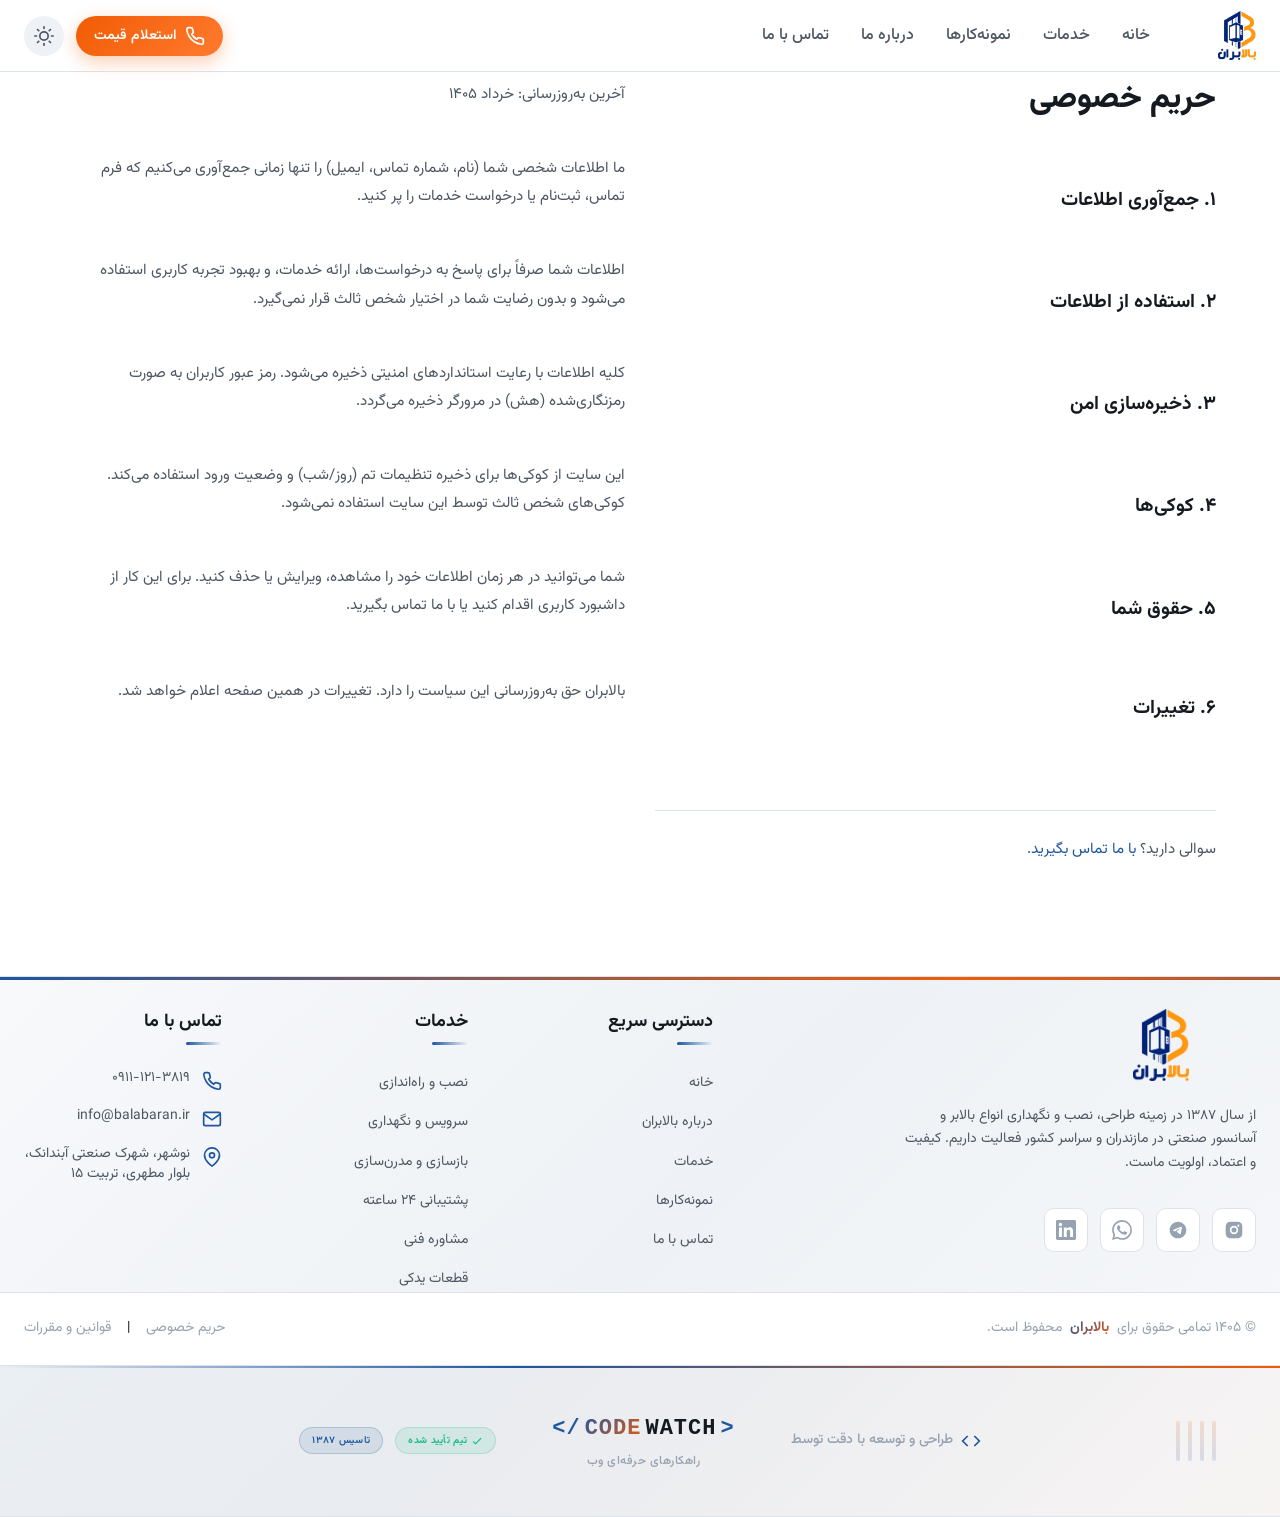
<file: privacy.html>
<!DOCTYPE html>
<html lang="fa" dir="rtl">
<head>
  <meta charset="UTF-8" />
  <meta name="viewport" content="width=device-width, initial-scale=1.0" />
  <meta http-equiv="X-UA-Compatible" content="IE=edge" />
  <title>حریم خصوصی | بالابران</title>
  <meta name="description" content="سیاست حفظ حریم خصوصی بالابران — نحوه جمع‌آوری، استفاده و محافظت از اطلاعات کاربران." />
  <meta name="robots" content="noindex, follow" />

  <link rel="icon" type="image/svg+xml" href="favicon_io/favicone.svg" />
  <link rel="icon" type="image/png" sizes="32x32" href="favicon_io/favicon-32x32.png" />
  <link rel="icon" type="image/png" sizes="16x16" href="favicon_io/favicon-16x16.png" />
  <link rel="apple-touch-icon" sizes="180x180" href="favicon_io/apple-touch-icon.png" />
  <link rel="manifest" href="favicon_io/site.webmanifest" />
  <meta name="theme-color" content="#f25c05" />
  <meta name="msapplication-TileColor" content="#f25c05" />

  <script>
    (function () {
      try {
        var t = localStorage.getItem('theme');
        if (t === 'dark' || (!t && window.matchMedia('(prefers-color-scheme: dark)').matches)) {
          document.documentElement.setAttribute('data-theme', 'dark');
        } else {
          document.documentElement.setAttribute('data-theme', 'light');
        }
      } catch (e) {
        document.documentElement.setAttribute('data-theme', 'light');
      }
    })();
  </script>

  <link rel="preconnect" href="https://fonts.googleapis.com" />
  <link rel="preconnect" href="https://fonts.gstatic.com" crossorigin />
  <link href="https://fonts.googleapis.com/css2?family=Vazirmatn:wght@400;500;600;700;900&display=swap" rel="stylesheet" />

  <link rel="stylesheet" href="assets/css/root.css" />
  <link rel="stylesheet" href="assets/css/font.css" />
  <link rel="stylesheet" href="assets/css/main.css" />
  <link rel="stylesheet" href="assets/css/components/header.css" />
  <link rel="stylesheet" href="assets/css/components/footer.css" />
  <link rel="stylesheet" href="assets/css/components/legal.css" />
  </head>
<body>
<header class="header" id="mainHeader">
    <div class="header__inner container--wide">
      <a href="index.html" class="header__logo" aria-label="بالابران - صفحه اصلی">
        <img src="assets/icons/balabaran.png" alt="بالابران" class="header__logo-img" width="150" height="50"
          onerror="this.style.display='none';this.nextElementSibling.style.display='inline-flex'">
        <span class="header__logo-text" style="display:none">بالابران</span>
      </a>
      <nav class="header__nav" aria-label="ناوبری اصلی">
        <ul class="header__menu">
          <li><a href="index.html" class="header__link">خانه</a></li>
          <li><a href="services.html" class="header__link">خدمات</a></li>
          <li><a href="portfolio.html" class="header__link">نمونه‌کارها</a></li>
          <li><a href="about.html" class="header__link">درباره ما</a></li>
          <li><a href="contact.html" class="header__link">تماس با ما</a></li>
        </ul>
      </nav>
      <div class="header__actions">
        <a href="contact.html" class="btn btn--cta header__cta">
          <svg class="icon" aria-hidden="true"><use href="assets/icons/sprite.svg#phone" /></svg>
          <span>استعلام قیمت</span>
        </a>
        <button type="button" class="header__theme-toggle" aria-label="تغییر تم" data-theme-toggle>
          <svg class="icon icon--sun" aria-hidden="true"><use href="assets/icons/sprite.svg#sun" /></svg>
          <svg class="icon icon--moon" aria-hidden="true"><use href="assets/icons/sprite.svg#moon" /></svg>
        </button>
        <button type="button" class="header__burger" aria-label="باز/بستن منو" aria-expanded="false"
          aria-controls="mobileMenu" data-menu-toggle>
          <svg class="icon icon--menu" aria-hidden="true"><use href="assets/icons/sprite.svg#menu" /></svg>
          <svg class="icon icon--close" aria-hidden="true"><use href="assets/icons/sprite.svg#close" /></svg>
        </button>
      </div>
    </div>
    <div class="header__overlay" data-menu-overlay aria-hidden="true"></div>
    <div class="header__mobile" id="mobileMenu" aria-hidden="true">
      <nav aria-label="ناوبری موبایل">
        <ul class="header__mobile-menu">
          <li><a href="index.html" class="header__mobile-link">خانه</a></li>
          <li><a href="services.html" class="header__mobile-link">خدمات</a></li>
          <li><a href="portfolio.html" class="header__mobile-link">نمونه‌کارها</a></li>
          <li><a href="about.html" class="header__mobile-link">درباره ما</a></li>
          <li><a href="contact.html" class="header__mobile-link">تماس با ما</a></li>
        </ul>
        <a href="contact.html" class="btn btn--cta header__mobile-cta">
          <svg class="icon" aria-hidden="true"><use href="assets/icons/sprite.svg#phone" /></svg>
          <span>استعلام قیمت رایگان</span>
        </a>
          </nav>
    </div>
  </header>

  <main>
    <section class="legal-section">
      <div class="container container--narrow">
        <h1>حریم خصوصی</h1>
        <p class="legal-date">آخرین به‌روزرسانی: خرداد ۱۴۰۵</p>

        <h2>۱. جمع‌آوری اطلاعات</h2>
        <p>ما اطلاعات شخصی شما (نام، شماره تماس، ایمیل) را تنها زمانی جمع‌آوری می‌کنیم که فرم تماس، ثبت‌نام یا درخواست خدمات را پر کنید.</p>

        <h2>۲. استفاده از اطلاعات</h2>
        <p>اطلاعات شما صرفاً برای پاسخ به درخواست‌ها، ارائه خدمات، و بهبود تجربه کاربری استفاده می‌شود و بدون رضایت شما در اختیار شخص ثالث قرار نمی‌گیرد.</p>

        <h2>۳. ذخیره‌سازی امن</h2>
        <p>کلیه اطلاعات با رعایت استانداردهای امنیتی ذخیره می‌شود. رمز عبور کاربران به صورت رمزنگاری‌شده (هش) در مرورگر ذخیره می‌گردد.</p>

        <h2>۴. کوکی‌ها</h2>
        <p>این سایت از کوکی‌ها برای ذخیره تنظیمات تم (روز/شب) و وضعیت ورود استفاده می‌کند. کوکی‌های شخص ثالث توسط این سایت استفاده نمی‌شود.</p>

        <h2>۵. حقوق شما</h2>
        <p>شما می‌توانید در هر زمان اطلاعات خود را مشاهده، ویرایش یا حذف کنید. برای این کار از داشبورد کاربری اقدام کنید یا با ما تماس بگیرید.</p>

        <h2>۶. تغییرات</h2>
        <p>بالابران حق به‌روزرسانی این سیاست را دارد. تغییرات در همین صفحه اعلام خواهد شد.</p>

        <p class="legal-contact">سوالی دارید؟ <a href="contact.html">با ما تماس بگیرید</a>.</p>
      </div>
    </section>
  </main>



  <script type="module" src="assets/js/main.js"></script>
  <div id="footer-placeholder"></div>
  <script src="assets/js/partials.js" defer></script>
</body>

</html>
</file>
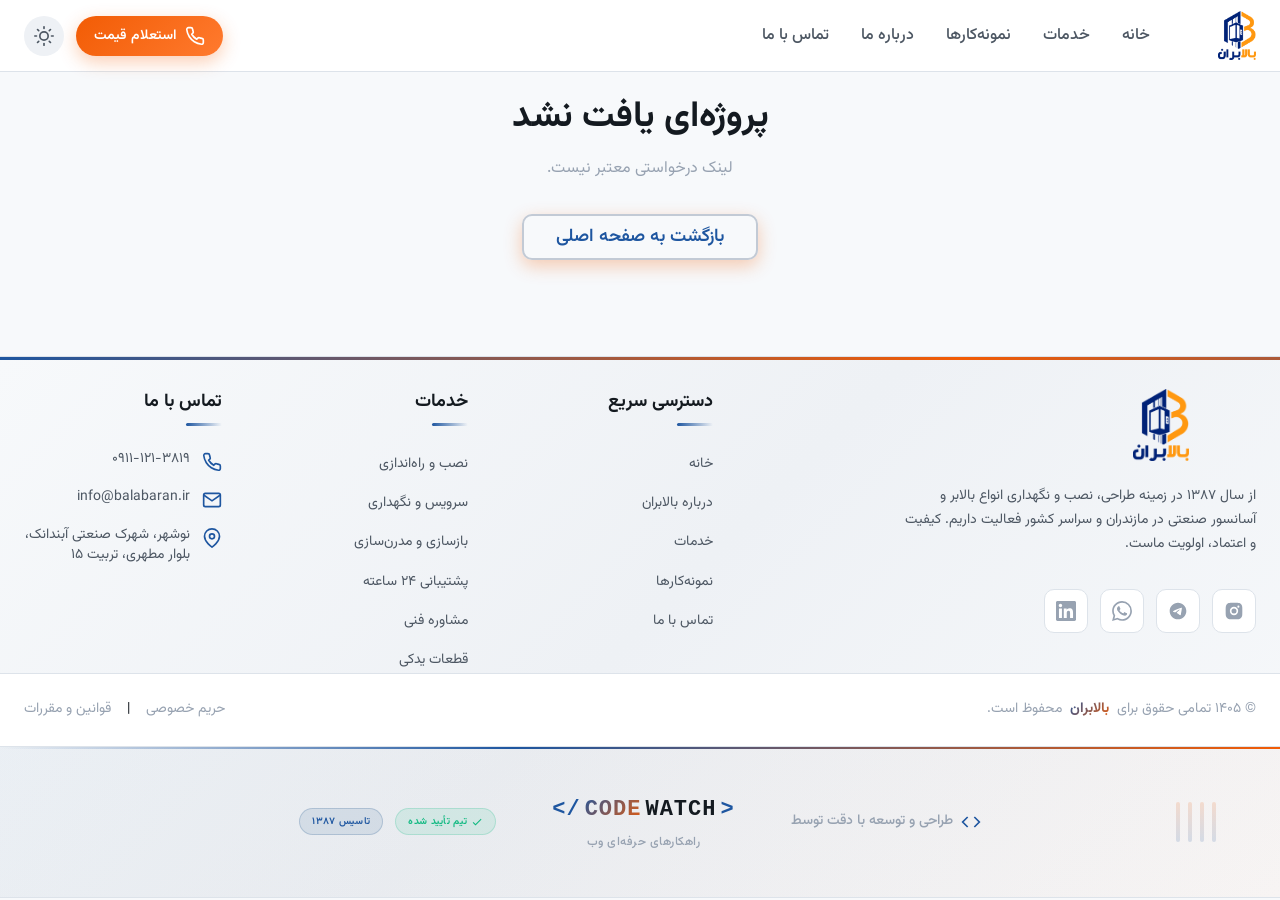
<file: project.html>
<!DOCTYPE html>
<html lang="fa" dir="rtl">

<head>
  <!-- ═══════════════════════════════════════════════
       ✦ CHARSET & VIEWPORT
  ═══════════════════════════════════════════════ -->
  <meta charset="UTF-8" />
  <meta name="viewport" content="width=device-width, initial-scale=1.0" />
  <meta http-equiv="X-UA-Compatible" content="IE=edge" />

  <!-- ═══════════════════════════════════════════════
       ✦ PRIMARY SEO
  ═══════════════════════════════════════════════ -->
  <title>پروژه | بالابران — جزئیات پروژه‌های اجرا شده آسانسور و بالابر</title>
  <meta name="description" content="مشاهده جزئیات پروژه‌های اجرا شده بالابران: آسانسورهای صنعتی، مسکونی و بیمارستانی با مشخصات فنی کامل و تصاویر." />
  <meta name="keywords" content="پروژه بالابران, آسانسور صنعتی, پروژه آسانسور, بالابر بیمارستانی, نمونه کار آسانسور, گالری پروژه" />
  <meta name="author" content="بالابران" />
  <meta name="robots" content="index, follow, max-snippet:-1, max-image-preview:large, max-video-preview:-1" />
  <meta name="googlebot" content="index, follow" />
  <link rel="canonical" href="/project.html" />

  <!-- ═══════════════════════════════════════════════
       ✦ OPEN GRAPH
  ═══════════════════════════════════════════════ -->
  <meta property="og:type" content="article" />
  <meta property="og:url" content="/project.html" />
  <meta property="og:title" content="پروژه‌های بالابران | آسانسور و بالابر صنعتی" />
  <meta property="og:description" content="مشاهده جزئیات فنی و تصاویر پروژه‌های اجرا شده توسط تیم بالابران." />
  <meta property="og:image" content="assets/hero-hoist.jpg" />
  <meta property="og:image:width" content="1200" />
  <meta property="og:image:height" content="630" />
  <meta property="og:image:alt" content="پروژه بالابران" />
  <meta property="og:site_name" content="بالابران" />
  <meta property="og:locale" content="fa_IR" />

  <!-- ═══════════════════════════════════════════════
       ✦ TWITTER CARD
  ═══════════════════════════════════════════════ -->
  <meta name="twitter:card" content="summary_large_image" />
  <meta name="twitter:site" content="@balabaran_ir" />
  <meta name="twitter:title" content="پروژه‌های بالابران" />
  <meta name="twitter:description" content="جزئیات فنی و تصاویر پروژه‌های اجرا شده بالابران." />
  <meta name="twitter:image" content="assets/hero-hoist.jpg" />
  <meta name="twitter:image:alt" content="پروژه بالابران" />

  <!-- ═══════════════════════════════════════════════
       ✦ GEO (برای سئوی محلی)
  ═══════════════════════════════════════════════ -->
  <meta name="geo.region" content="IR" />
  <meta name="geo.placename" content="ایران" />

  <!-- ═══════════════════════════════════════════════
       ✦ FAVICON & PWA
  ═══════════════════════════════════════════════ -->
  <link rel="icon" type="image/svg+xml" href="favicon_io/favicone.svg" />
  <link rel="icon" type="image/png" sizes="32x32" href="favicon_io/favicon-32x32.png" />
  <link rel="icon" type="image/png" sizes="16x16" href="favicon_io/favicon-16x16.png" />
  <link rel="apple-touch-icon" sizes="180x180" href="favicon_io/apple-touch-icon.png" />
  <link rel="manifest" href="favicon_io/site.webmanifest" />
  <meta name="theme-color" content="#f25c05" />
  <meta name="msapplication-TileColor" content="#f25c05" />

  <!-- ═══════════════════════════════════════════════
       ✦ PERFORMANCE
  ═══════════════════════════════════════════════ -->
  <link rel="preconnect" href="https://fonts.googleapis.com" />
  <link rel="preconnect" href="https://fonts.gstatic.com" crossorigin />
  <link rel="dns-prefetch" href="https://www.google-analytics.com" />
  <link rel="preload" as="image" href="assets/hero-hoist.jpg" fetchpriority="high" />
  <link href="https://fonts.googleapis.com/css2?family=Vazirmatn:wght@400;600;700;900&display=swap" rel="stylesheet" />


  <script>
    (function () {
      try {
        var t = localStorage.getItem('theme');
        if (t === 'dark' || (!t && window.matchMedia('(prefers-color-scheme: dark)').matches)) {
          document.documentElement.setAttribute('data-theme', 'dark');
        } else {
          document.documentElement.setAttribute('data-theme', 'light');
        }
      } catch (e) {
        document.documentElement.setAttribute('data-theme', 'light');
      }
    })();
  </script>

  <link rel="stylesheet" href="assets/css/root.css">
  <link rel="stylesheet" href="assets/css/font.css">
  <link rel="stylesheet" href="assets/css/main.css" />
  <link rel="stylesheet" href="assets/css/components/header.css" />
  <link rel="stylesheet" href="assets/css/components/project.css" />
  <link rel="stylesheet" href="assets/css/components/footer.css" />
  </head>

<body>
<!-- ==================== HEADER ==================== -->
  <header class="header" id="mainHeader">
    <div class="header__inner container--wide">

      <a href="index.html" class="header__logo" aria-label="بالابران - صفحه اصلی">
        <img src="assets/icons/balabaran.png" alt="بالابران" class="header__logo-img" width="150" height="50"
          onerror="this.style.display='none';this.nextElementSibling.style.display='inline-flex'">
        <span class="header__logo-text" style="display:none">بالابران</span>
      </a>

      <nav class="header__nav" aria-label="ناوبری اصلی">
        <ul class="header__menu">
          <li><a href="index.html" class="header__link">خانه</a></li>
          <li><a href="services.html" class="header__link">خدمات</a></li>
          <li><a href="portfolio.html" class="header__link">نمونه‌کارها</a></li>
          <li><a href="about.html" class="header__link">درباره ما</a></li>
          <li><a href="contact.html" class="header__link">تماس با ما</a></li>
        </ul>
      </nav>

      <div class="header__actions">

        <a href="contact.html" class="btn btn--cta header__cta">
          <svg class="icon" aria-hidden="true">
            <use href="assets/icons/sprite.svg#phone" />
          </svg>
          <span>استعلام قیمت</span>
        </a>
        <button type="button" class="header__theme-toggle" aria-label="تغییر تم" data-theme-toggle>
          <svg class="icon icon--sun" aria-hidden="true">
            <use href="assets/icons/sprite.svg#sun" />
          </svg>
          <svg class="icon icon--moon" aria-hidden="true">
            <use href="assets/icons/sprite.svg#moon" />
          </svg>
        </button>

        <button type="button" class="header__burger" aria-label="باز/بستن منو" aria-expanded="false"
          aria-controls="mobileMenu" data-menu-toggle>
          <svg class="icon icon--menu" aria-hidden="true">
            <use href="assets/icons/sprite.svg#menu" />
          </svg>
          <svg class="icon icon--close" aria-hidden="true">
            <use href="assets/icons/sprite.svg#close" />
          </svg>
        </button>

      </div>
    </div>

    <!-- overlay -->
    <div class="header__overlay" data-menu-overlay aria-hidden="true"></div>

    <!-- منوی موبایل -->
    <div class="header__mobile" id="mobileMenu" aria-hidden="true">
      <nav aria-label="ناوبری موبایل">
        <ul class="header__mobile-menu">
          <li><a href="index.html" class="header__mobile-link">خانه</a></li>
          <li><a href="services.html" class="header__mobile-link">خدمات</a></li>
          <li><a href="portfolio.html" class="header__mobile-link">نمونه‌کارها</a></li>
          <li><a href="about.html" class="header__mobile-link">درباره ما</a></li>
          <li><a href="contact.html" class="header__mobile-link">تماس با ما</a></li>
        </ul>
        <a href="contact.html" class="btn btn--cta header__mobile-cta">
          <svg class="icon" aria-hidden="true">
            <use href="assets/icons/sprite.svg#phone" />
          </svg>
          <span>استعلام قیمت رایگان</span>
        </a>
          </nav>
    </div>
  </header> 

  <!-- ===== PROJECT DETAIL ===== -->
  <main id="projectDetail">
    <div class="project-detail__loading">
      <div class="spinner"></div>
      <p>در حال بارگذاری...</p>
    </div>
  </main>

  <!-- ===== FOOTER ===== -->
  <div id="footer-placeholder"></div>

  <script src="assets/js/partials.js" defer></script>
  <script type="module" src="assets/js/project.js"></script>
  <script type="module" src="assets/js/main.js"></script>
</body>

</html>
</file>
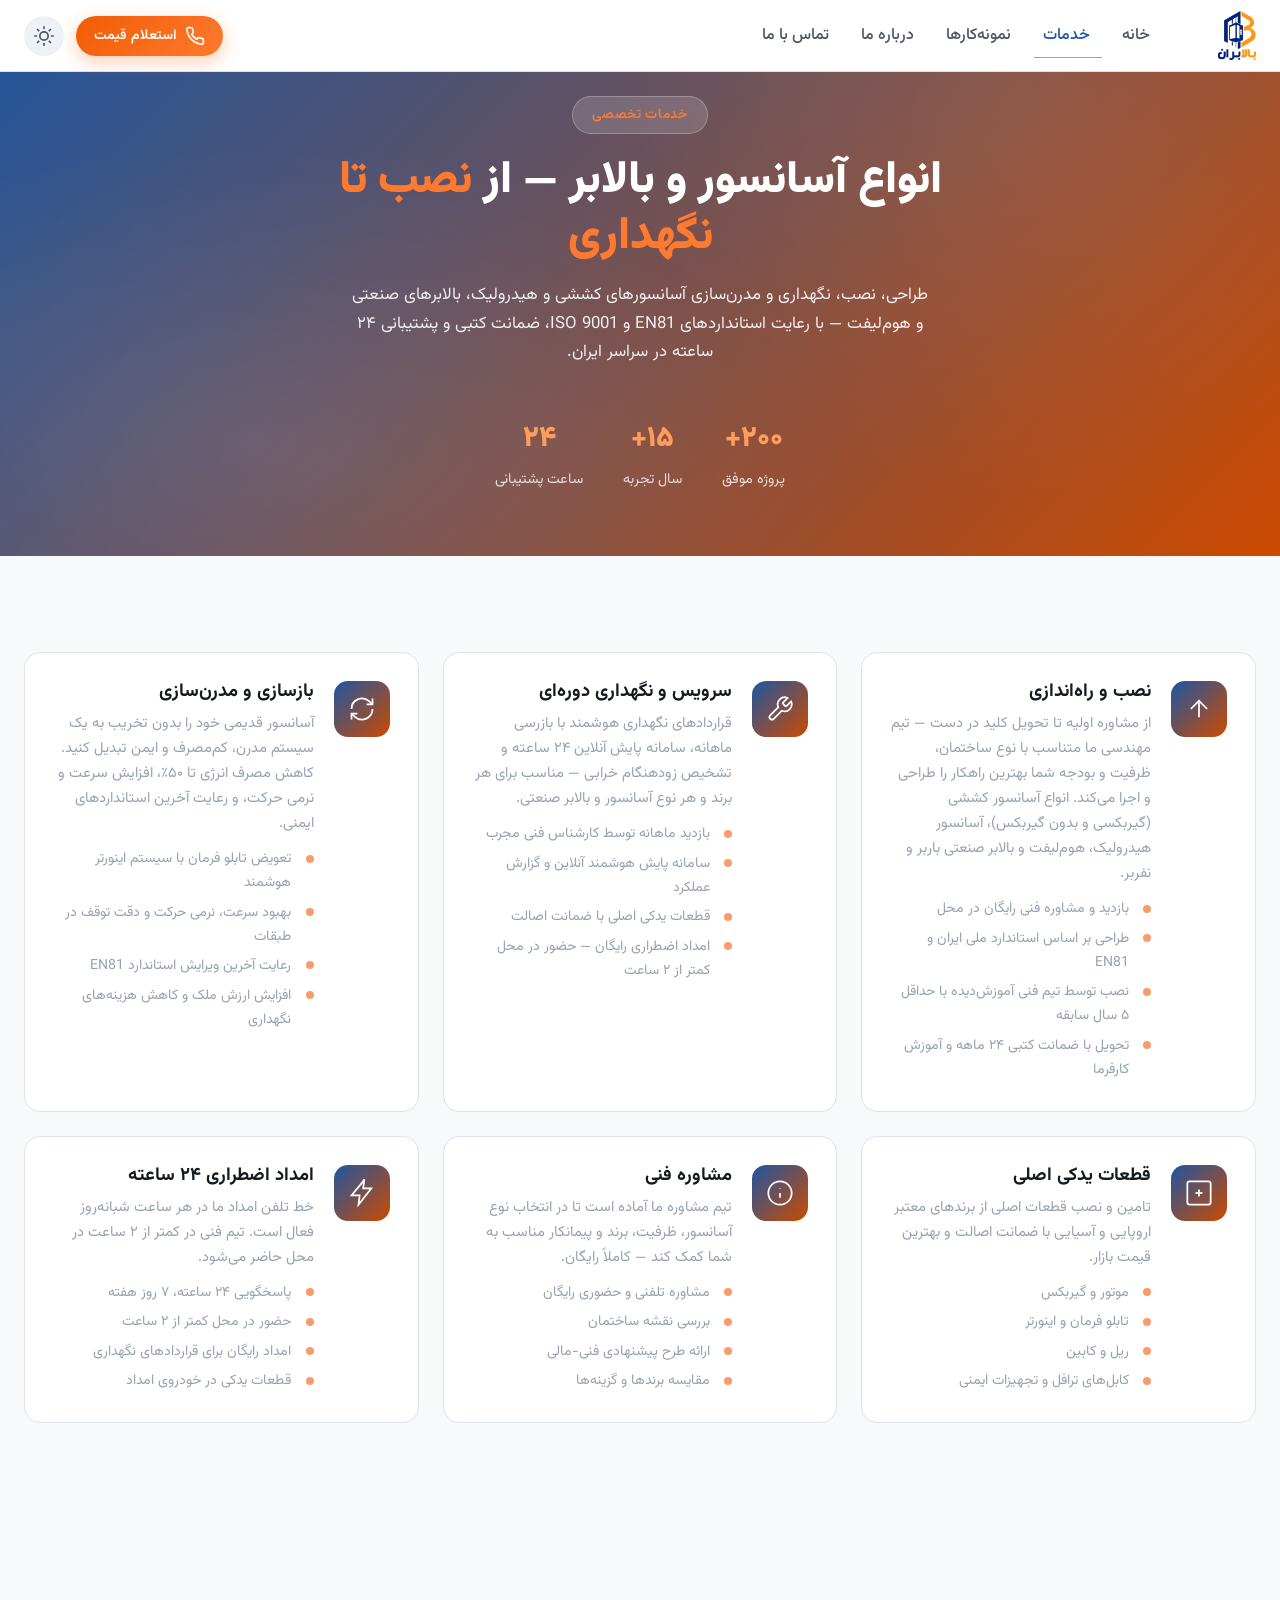
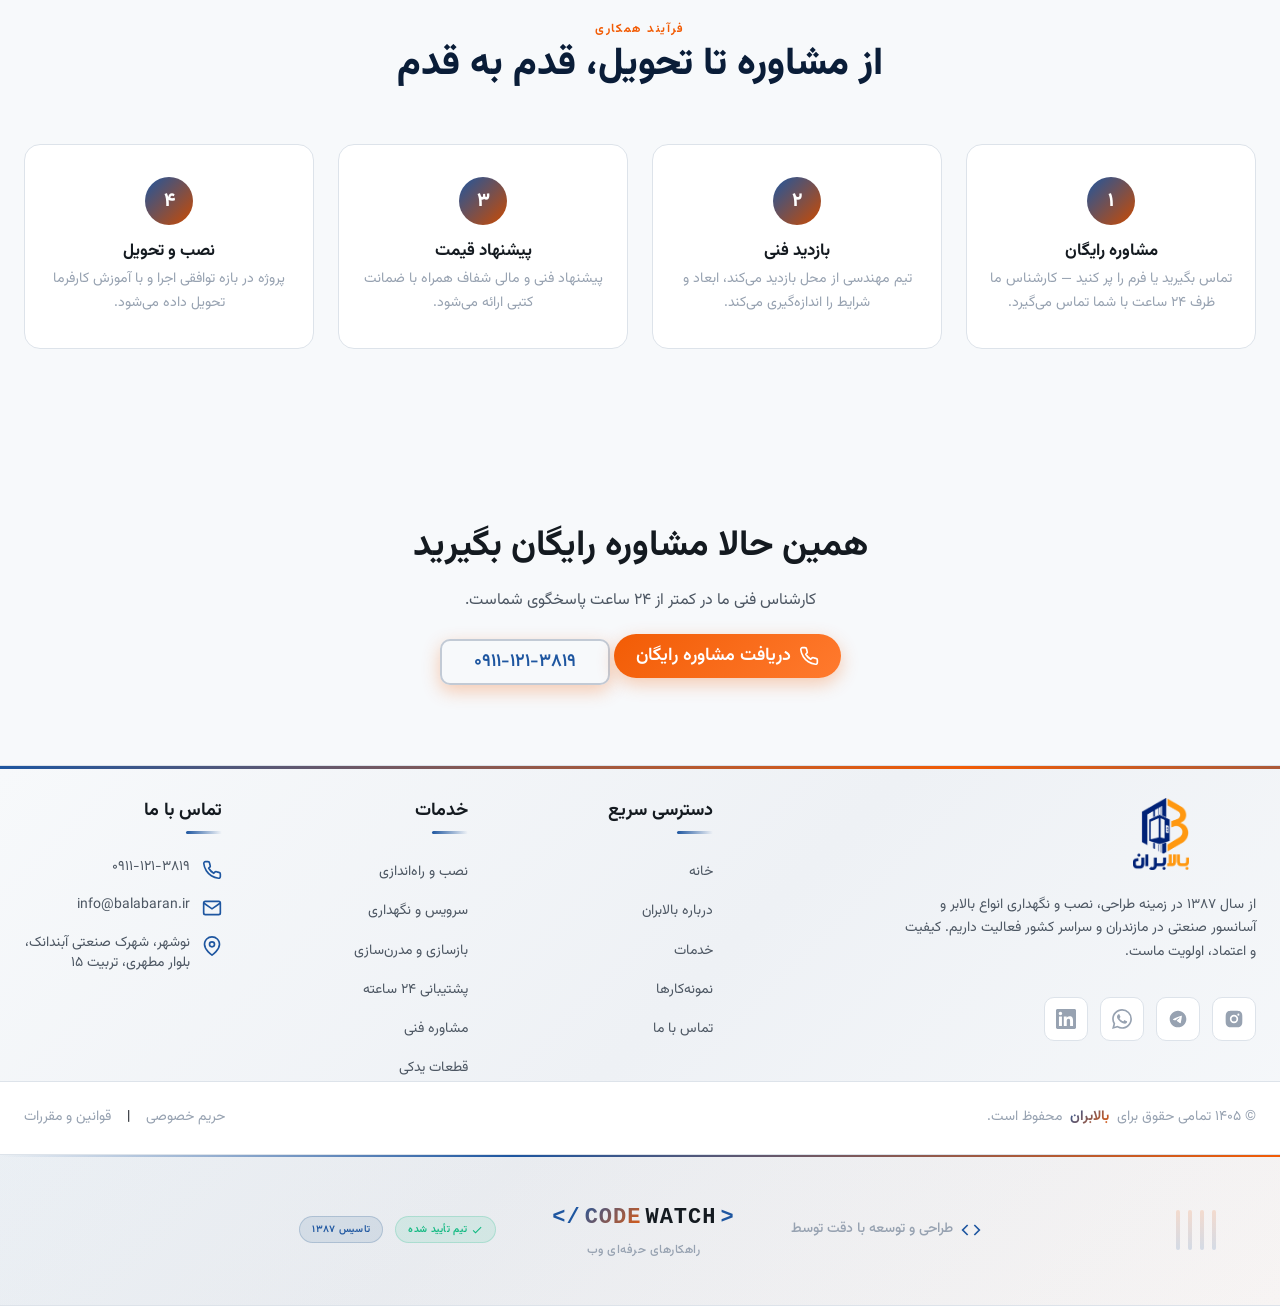
<file: services.html>
<!DOCTYPE html>
<html lang="fa" dir="rtl">

<head>
  <meta charset="UTF-8" />
  <meta name="viewport" content="width=device-width, initial-scale=1.0" />
  <meta http-equiv="X-UA-Compatible" content="IE=edge" />
  <title>خدمات | بالابران — نصب، سرویس و مدرن‌سازی آسانسور</title>
  <meta name="description" content="خدمات تخصصی بالابران: نصب و راه‌اندازی آسانسور، سرویس و نگهداری دوره‌ای، بازسازی و مدرن‌سازی، پشتیبانی ۲۴ ساعته و مشاوره فنی رایگان." />
  <meta name="keywords" content="خدمات آسانسور, نصب آسانسور, سرویس آسانسور, مدرن‌سازی آسانسور, نگهداری آسانسور, بالابر صنعتی" />
  <meta name="author" content="بالابران" />
  <meta name="robots" content="index, follow, max-snippet:-1, max-image-preview:large, max-video-preview:-1" />
  <meta name="googlebot" content="index, follow" />
  <link rel="canonical" href="/services.html" />

  <meta property="og:type" content="website" />
  <meta property="og:url" content="/services.html" />
  <meta property="og:title" content="خدمات بالابران | نصب، سرویس و مدرن‌سازی آسانسور" />
  <meta property="og:description" content="خدمات تخصصی بالابران شامل نصب و راه‌اندازی، سرویس دوره‌ای، مدرن‌سازی و پشتیبانی ۲۴ ساعته آسانسور و بالابر صنعتی." />
  <meta property="og:image" content="assets/hero-hoist.jpg" />
  <meta property="og:image:width" content="1200" />
  <meta property="og:image:height" content="630" />
  <meta property="og:image:alt" content="خدمات بالابران" />
  <meta property="og:site_name" content="بالابران" />
  <meta property="og:locale" content="fa_IR" />

  <meta name="twitter:card" content="summary_large_image" />
  <meta name="twitter:site" content="@balabaran_ir" />
  <meta name="twitter:title" content="خدمات بالابران" />
  <meta name="twitter:description" content="نصب، سرویس، مدرن‌سازی و پشتیبانی ۲۴ ساعته آسانسور و بالابر صنعتی." />
  <meta name="twitter:image" content="assets/hero-hoist.jpg" />
  <meta name="twitter:image:alt" content="خدمات بالابران" />

  <meta name="geo.region" content="IR" />
  <meta name="geo.placename" content="ایران" />

  <link rel="icon" type="image/svg+xml" href="favicon_io/favicone.svg" />
  <link rel="icon" type="image/png" sizes="32x32" href="favicon_io/favicon-32x32.png" />
  <link rel="icon" type="image/png" sizes="16x16" href="favicon_io/favicon-16x16.png" />
  <link rel="apple-touch-icon" sizes="180x180" href="favicon_io/apple-touch-icon.png" />
  <link rel="manifest" href="favicon_io/site.webmanifest" />
  <meta name="theme-color" content="#f25c05" />
  <meta name="msapplication-TileColor" content="#f25c05" />

  <script>
    (function () {
      try {
        var t = localStorage.getItem('theme');
        if (t === 'dark' || (!t && window.matchMedia('(prefers-color-scheme: dark)').matches)) {
          document.documentElement.setAttribute('data-theme', 'dark');
        } else {
          document.documentElement.setAttribute('data-theme', 'light');
        }
      } catch (e) {
        document.documentElement.setAttribute('data-theme', 'light');
      }
    })();
  </script>

  <link rel="preconnect" href="https://fonts.googleapis.com" />
  <link rel="preconnect" href="https://fonts.gstatic.com" crossorigin />
  <link href="https://fonts.googleapis.com/css2?family=Vazirmatn:wght@400;500;600;700;900&display=swap" rel="stylesheet" />

  <script type="application/ld+json">
    {
      "@context": "https://schema.org",
      "@type": "Service",
      "name": "خدمات آسانسور و بالابر صنعتی بالابران",
      "provider": { "@type": "Organization", "name": "بالابران" },
      "description": "نصب، سرویس، مدرن‌سازی و مشاوره آسانسور و بالابر صنعتی",
      "areaServed": "IR"
    }
  </script>
  <script type="application/ld+json">
    {
      "@context": "https://schema.org",
      "@type": "BreadcrumbList",
      "itemListElement": [
        { "@type": "ListItem", "position": 1, "name": "خانه", "item": "" },
        { "@type": "ListItem", "position": 2, "name": "خدمات", "item": "/services.html" }
      ]
    }
  </script>

  <link rel="stylesheet" href="assets/css/root.css" />
  <link rel="stylesheet" href="assets/css/font.css" />
  <link rel="stylesheet" href="assets/css/main.css" />
  <link rel="stylesheet" href="assets/css/components/header.css" />
  <link rel="stylesheet" href="assets/css/components/footer.css" />
  <link rel="stylesheet" href="assets/css/components/services.css" />
  </head>

<body>
<!-- ==================== HEADER ==================== -->
  <header class="header" id="mainHeader">
    <div class="header__inner container--wide">
      <a href="index.html" class="header__logo" aria-label="بالابران - صفحه اصلی">
        <img src="assets/icons/balabaran.png" alt="بالابران" class="header__logo-img" width="150" height="50"
          onerror="this.style.display='none';this.nextElementSibling.style.display='inline-flex'">
        <span class="header__logo-text" style="display:none">بالابران</span>
      </a>
      <nav class="header__nav" aria-label="ناوبری اصلی">
        <ul class="header__menu">
          <li><a href="index.html" class="header__link">خانه</a></li>
          <li><a href="services.html" class="header__link" aria-current="page">خدمات</a></li>
          <li><a href="portfolio.html" class="header__link">نمونه‌کارها</a></li>
          <li><a href="about.html" class="header__link">درباره ما</a></li>
          <li><a href="contact.html" class="header__link">تماس با ما</a></li>
        </ul>
      </nav>
      <div class="header__actions">
        <a href="contact.html" class="btn btn--cta header__cta">
          <svg class="icon" aria-hidden="true"><use href="assets/icons/sprite.svg#phone" /></svg>
          <span>استعلام قیمت</span>
        </a>
        <button type="button" class="header__theme-toggle" aria-label="تغییر تم" data-theme-toggle>
          <svg class="icon icon--sun" aria-hidden="true"><use href="assets/icons/sprite.svg#sun" /></svg>
          <svg class="icon icon--moon" aria-hidden="true"><use href="assets/icons/sprite.svg#moon" /></svg>
        </button>
        <button type="button" class="header__burger" aria-label="باز/بستن منو" aria-expanded="false"
          aria-controls="mobileMenu" data-menu-toggle>
          <svg class="icon icon--menu" aria-hidden="true"><use href="assets/icons/sprite.svg#menu" /></svg>
          <svg class="icon icon--close" aria-hidden="true"><use href="assets/icons/sprite.svg#close" /></svg>
        </button>
      </div>
    </div>
    <div class="header__overlay" data-menu-overlay aria-hidden="true"></div>
    <div class="header__mobile" id="mobileMenu" aria-hidden="true">
      <nav aria-label="ناوبری موبایل">
        <ul class="header__mobile-menu">
          <li><a href="index.html" class="header__mobile-link">خانه</a></li>
          <li><a href="services.html" class="header__mobile-link">خدمات</a></li>
          <li><a href="portfolio.html" class="header__mobile-link">نمونه‌کارها</a></li>
          <li><a href="about.html" class="header__mobile-link">درباره ما</a></li>
          <li><a href="contact.html" class="header__mobile-link">تماس با ما</a></li>
        </ul>
        <a href="contact.html" class="btn btn--cta header__mobile-cta">
          <svg class="icon" aria-hidden="true"><use href="assets/icons/sprite.svg#phone" /></svg>
          <span>استعلام قیمت رایگان</span>
        </a>
          </nav>
    </div>
  </header>

  <!-- ==================== MAIN ==================== -->
  <main>

    <!-- HERO -->
    <section class="services-hero">
      <div class="container--wide">
        <div class="services-hero__content">
          <div class="services-hero__eyebrow">خدمات تخصصی</div>
          <h1>انواع آسانسور و بالابر — از <span class="accent">نصب تا نگهداری</span></h1>
          <p>طراحی، نصب، نگهداری و مدرن‌سازی آسانسورهای کششی و هیدرولیک، بالابرهای صنعتی و هوم‌لیفت — با رعایت استانداردهای EN81 و ISO 9001، ضمانت کتبی و پشتیبانی ۲۴ ساعته در سراسر ایران.</p>
        </div>
        <div class="services-hero__stats">
          <div><span>۲۰۰+</span>پروژه موفق</div>
          <div><span>۱۵+</span>سال تجربه</div>
          <div><span>۲۴</span>ساعت پشتیبانی</div>
        </div>
      </div>
    </section>

    <!-- SERVICES DETAIL -->
    <section class="services-detail section">
      <div class="container--wide">
        <div class="services-detail__grid">

          <article class="service-detail-card" id="installation">
            <div class="service-detail-card__icon">
              <svg viewBox="0 0 24 24" fill="none" stroke="currentColor" stroke-width="1.5">
                <path d="M12 19V5" /><path d="M5 12l7-7 7 7" />
              </svg>
            </div>
            <div class="service-detail-card__body">
              <h2>نصب و راه‌اندازی</h2>
              <p>از مشاوره اولیه تا تحویل کلید در دست — تیم مهندسی ما متناسب با نوع ساختمان، ظرفیت و بودجه شما بهترین راهکار را طراحی و اجرا می‌کند. انواع آسانسور کششی (گیربکسی و بدون گیربکس)، آسانسور هیدرولیک، هوم‌لیفت و بالابر صنعتی باربر و نفربر.</p>
              <ul>
                <li>بازدید و مشاوره فنی رایگان در محل</li>
                <li>طراحی بر اساس استاندارد ملی ایران و EN81</li>
                <li>نصب توسط تیم فنی آموزش‌دیده با حداقل ۵ سال سابقه</li>
                <li>تحویل با ضمانت کتبی ۲۴ ماهه و آموزش کارفرما</li>
              </ul>
            </div>
          </article>

          <article class="service-detail-card" id="maintenance">
            <div class="service-detail-card__icon">
              <svg viewBox="0 0 24 24" fill="none" stroke="currentColor" stroke-width="1.5">
                <path d="M14.7 6.3a1 1 0 0 0 0 1.4l1.6 1.6a1 1 0 0 0 1.4 0l3.77-3.77a6 6 0 0 1-7.94 7.94l-6.91 6.91a2.12 2.12 0 0 1-3-3l6.91-6.91a6 6 0 0 1 7.94-7.94l-3.76 3.76z" />
              </svg>
            </div>
            <div class="service-detail-card__body">
              <h2>سرویس و نگهداری دوره‌ای</h2>
              <p>قراردادهای نگهداری هوشمند با بازرسی ماهانه، سامانه پایش آنلاین ۲۴ ساعته و تشخیص زودهنگام خرابی — مناسب برای هر برند و هر نوع آسانسور و بالابر صنعتی.</p>
              <ul>
                <li>بازدید ماهانه توسط کارشناس فنی مجرب</li>
                <li>سامانه پایش هوشمند آنلاین و گزارش عملکرد</li>
                <li>قطعات یدکی اصلی با ضمانت اصالت</li>
                <li>امداد اضطراری رایگان — حضور در محل کمتر از ۲ ساعت</li>
              </ul>
            </div>
          </article>

          <article class="service-detail-card" id="modernization">
            <div class="service-detail-card__icon">
              <svg viewBox="0 0 24 24" fill="none" stroke="currentColor" stroke-width="1.5">
                <path d="M3 12a9 9 0 0 1 15-6.7L21 8" /><path d="M21 3v5h-5" /><path d="M21 12a9 9 0 0 1-15 6.7L3 16" /><path d="M3 21v-5h5" />
              </svg>
            </div>
            <div class="service-detail-card__body">
              <h2>بازسازی و مدرن‌سازی</h2>
              <p>آسانسور قدیمی خود را بدون تخریب به یک سیستم مدرن، کم‌مصرف و ایمن تبدیل کنید. کاهش مصرف انرژی تا ۵۰٪، افزایش سرعت و نرمی حرکت، و رعایت آخرین استانداردهای ایمنی.</p>
              <ul>
                <li>تعویض تابلو فرمان با سیستم اینورتر هوشمند</li>
                <li>بهبود سرعت، نرمی حرکت و دقت توقف در طبقات</li>
                <li>رعایت آخرین ویرایش استاندارد EN81</li>
                <li>افزایش ارزش ملک و کاهش هزینه‌های نگهداری</li>
              </ul>
            </div>
          </article>

          <article class="service-detail-card" id="spare-parts">
            <div class="service-detail-card__icon">
              <svg viewBox="0 0 24 24" fill="none" stroke="currentColor" stroke-width="1.5">
                <rect x="2" y="2" width="20" height="20" rx="2" /><path d="M9 12h6" /><path d="M12 9v6" />
              </svg>
            </div>
            <div class="service-detail-card__body">
              <h2>قطعات یدکی اصلی</h2>
              <p>تامین و نصب قطعات اصلی از برندهای معتبر اروپایی و آسیایی با ضمانت اصالت و بهترین قیمت بازار.</p>
              <ul>
                <li>موتور و گیربکس</li>
                <li>تابلو فرمان و اینورتر</li>
                <li>ریل و کابین</li>
                <li>کابل‌های ترافل و تجهیزات ایمنی</li>
              </ul>
            </div>
          </article>

          <article class="service-detail-card" id="consultation">
            <div class="service-detail-card__icon">
              <svg viewBox="0 0 24 24" fill="none" stroke="currentColor" stroke-width="1.5">
                <circle cx="12" cy="12" r="10" /><path d="M12 16v-4" /><circle cx="12" cy="8" r=".5" fill="currentColor" stroke="none" />
              </svg>
            </div>
            <div class="service-detail-card__body">
              <h2>مشاوره فنی</h2>
              <p>تیم مشاوره ما آماده است تا در انتخاب نوع آسانسور، ظرفیت، برند و پیمانکار مناسب به شما کمک کند — کاملاً رایگان.</p>
              <ul>
                <li>مشاوره تلفنی و حضوری رایگان</li>
                <li>بررسی نقشه ساختمان</li>
                <li>ارائه طرح پیشنهادی فنی-مالی</li>
                <li>مقایسه برندها و گزینه‌ها</li>
              </ul>
            </div>
          </article>

          <article class="service-detail-card" id="emergency">
            <div class="service-detail-card__icon">
              <svg viewBox="0 0 24 24" fill="none" stroke="currentColor" stroke-width="1.5">
                <path d="M13 2 3 14h7l-1 8 11-14h-7l1-8z" />
              </svg>
            </div>
            <div class="service-detail-card__body">
              <h2>امداد اضطراری ۲۴ ساعته</h2>
              <p>خط تلفن امداد ما در هر ساعت شبانه‌روز فعال است. تیم فنی در کمتر از ۲ ساعت در محل حاضر می‌شود.</p>
              <ul>
                <li>پاسخگویی ۲۴ ساعته، ۷ روز هفته</li>
                <li>حضور در محل کمتر از ۲ ساعت</li>
                <li>امداد رایگان برای قراردادهای نگهداری</li>
                <li>قطعات یدکی در خودروی امداد</li>
              </ul>
            </div>
          </article>

        </div>
      </div>
    </section>

    <!-- PROCESS -->
    <section class="services-process section">
      <div class="container--wide">
        <header class="section-header">
          <span class="section-label">فرآیند همکاری</span>
          <h2>از مشاوره تا تحویل، قدم به قدم</h2>
        </header>
        <div class="process-steps">
          <div class="process-step">
            <span class="process-step__num">۱</span>
            <h3>مشاوره رایگان</h3>
            <p>تماس بگیرید یا فرم را پر کنید — کارشناس ما ظرف ۲۴ ساعت با شما تماس می‌گیرد.</p>
          </div>
          <div class="process-step">
            <span class="process-step__num">۲</span>
            <h3>بازدید فنی</h3>
            <p>تیم مهندسی از محل بازدید می‌کند، ابعاد و شرایط را اندازه‌گیری می‌کند.</p>
          </div>
          <div class="process-step">
            <span class="process-step__num">۳</span>
            <h3>پیشنهاد قیمت</h3>
            <p>پیشنهاد فنی و مالی شفاف همراه با ضمانت کتبی ارائه می‌شود.</p>
          </div>
          <div class="process-step">
            <span class="process-step__num">۴</span>
            <h3>نصب و تحویل</h3>
            <p>پروژه در بازه توافقی اجرا و با آموزش کارفرما تحویل داده می‌شود.</p>
          </div>
        </div>
      </div>
    </section>

    <!-- CTA -->
    <section class="section cta-section" aria-labelledby="ctaTitle">
      <div class="container--wide">
        <div class="cta-section__content">
          <h2 id="ctaTitle">همین حالا مشاوره رایگان بگیرید</h2>
          <p>کارشناس فنی ما در کمتر از ۲۴ ساعت پاسخگوی شماست.</p>
          <div class="cta-section__actions">
            <a class="btn btn--cta" href="contact.html">
              <svg class="icon" aria-hidden="true"><use href="assets/icons/sprite.svg#phone" /></svg>
              <span>دریافت مشاوره رایگان</span>
            </a>
            <a class="btn btn--outline" href="tel:09111213819">۰۹۱۱-۱۲۱-۳۸۱۹</a>
          </div>
        </div>
      </div>
    </section>

  </main>



  <script type="module" src="assets/js/main.js"></script>
  <script type="module" src="assets/js/project.js"></script>
  <div id="footer-placeholder"></div>
  <script src="assets/js/partials.js" defer></script>
</body>

</html>
</file>
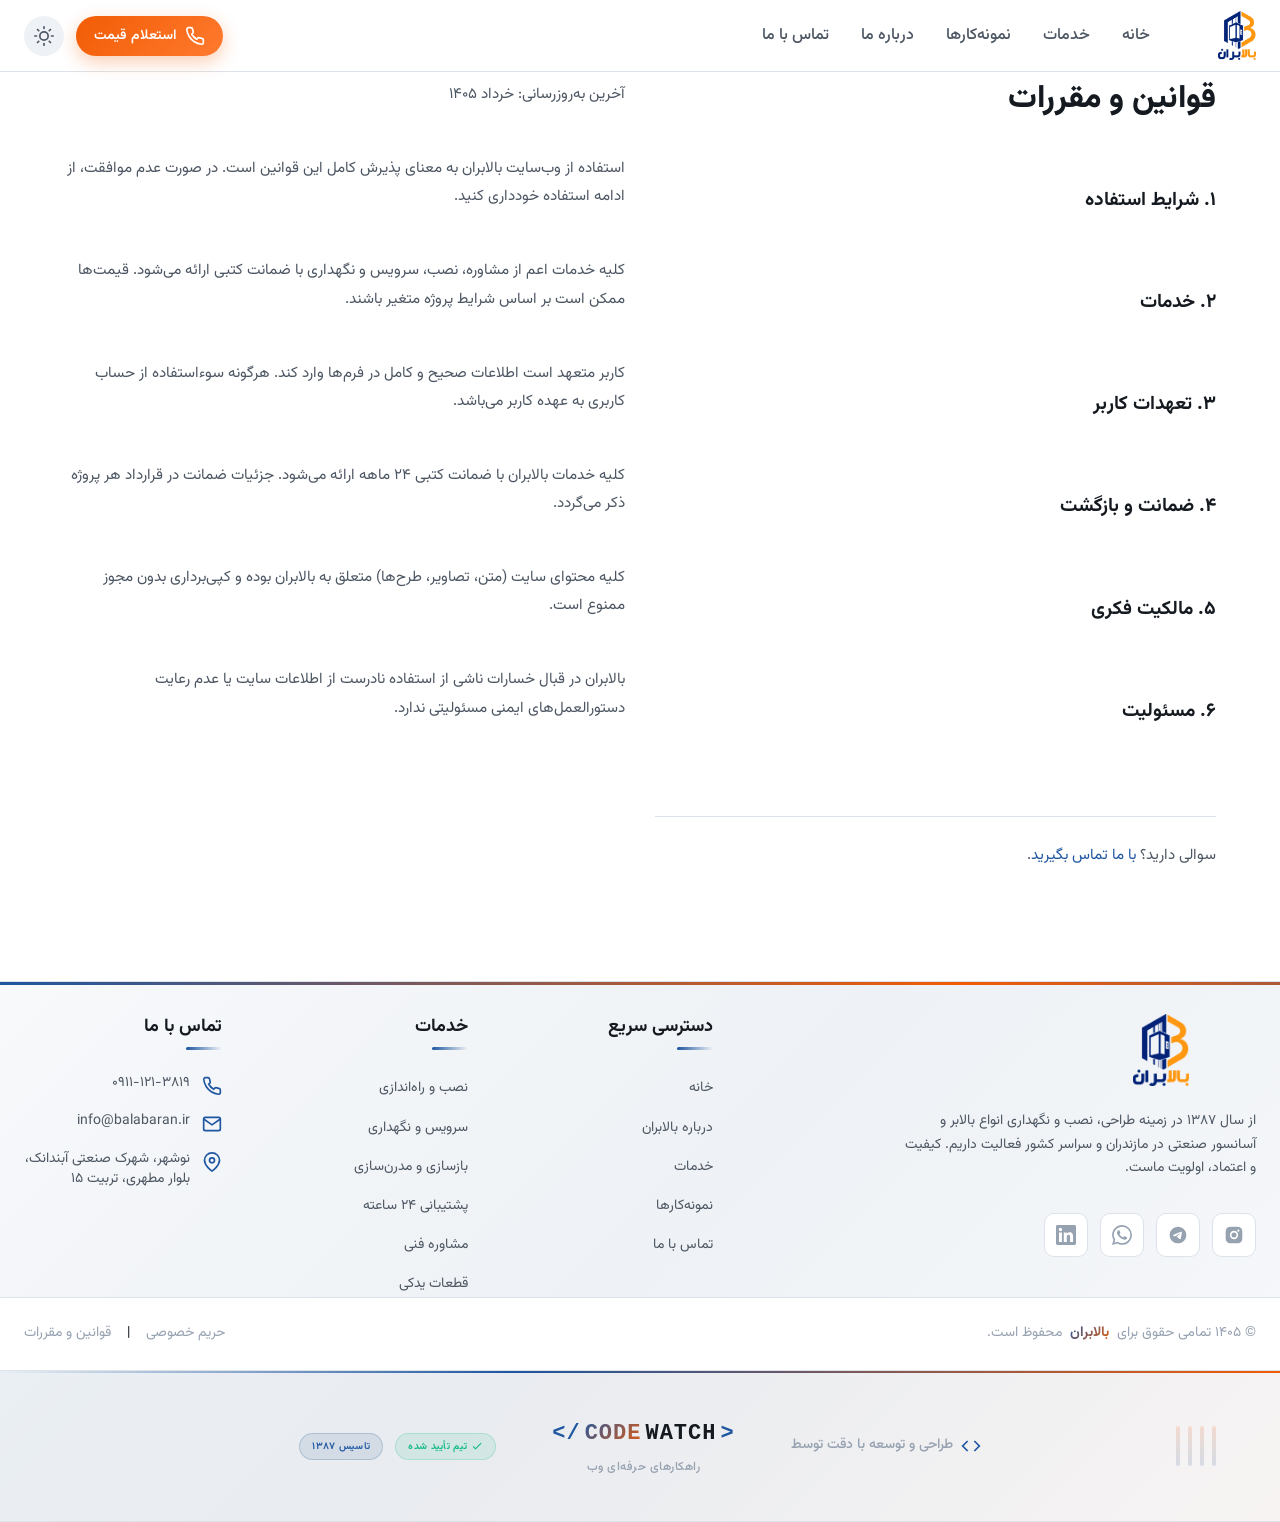
<file: terms.html>
<!DOCTYPE html>
<html lang="fa" dir="rtl">
<head>
  <meta charset="UTF-8" />
  <meta name="viewport" content="width=device-width, initial-scale=1.0" />
  <meta http-equiv="X-UA-Compatible" content="IE=edge" />
  <title>قوانین و مقررات | بالابران</title>
  <meta name="description" content="قوانین و مقررات استفاده از خدمات بالابران — شرایط استفاده، تعهدات و ضمانت‌ها." />
  <meta name="robots" content="noindex, follow" />

  <link rel="icon" type="image/svg+xml" href="favicon_io/favicone.svg" />
  <link rel="icon" type="image/png" sizes="32x32" href="favicon_io/favicon-32x32.png" />
  <link rel="icon" type="image/png" sizes="16x16" href="favicon_io/favicon-16x16.png" />
  <link rel="apple-touch-icon" sizes="180x180" href="favicon_io/apple-touch-icon.png" />
  <link rel="manifest" href="favicon_io/site.webmanifest" />
  <meta name="theme-color" content="#f25c05" />
  <meta name="msapplication-TileColor" content="#f25c05" />

  <script>
    (function () {
      try {
        var t = localStorage.getItem('theme');
        if (t === 'dark' || (!t && window.matchMedia('(prefers-color-scheme: dark)').matches)) {
          document.documentElement.setAttribute('data-theme', 'dark');
        } else {
          document.documentElement.setAttribute('data-theme', 'light');
        }
      } catch (e) {
        document.documentElement.setAttribute('data-theme', 'light');
      }
    })();
  </script>

  <link rel="preconnect" href="https://fonts.googleapis.com" />
  <link rel="preconnect" href="https://fonts.gstatic.com" crossorigin />
  <link href="https://fonts.googleapis.com/css2?family=Vazirmatn:wght@400;500;600;700;900&display=swap" rel="stylesheet" />

  <link rel="stylesheet" href="assets/css/root.css" />
  <link rel="stylesheet" href="assets/css/font.css" />
  <link rel="stylesheet" href="assets/css/main.css" />
  <link rel="stylesheet" href="assets/css/components/header.css" />
  <link rel="stylesheet" href="assets/css/components/footer.css" />
  <link rel="stylesheet" href="assets/css/components/legal.css" />
  </head>
<body>
<header class="header" id="mainHeader">
    <div class="header__inner container--wide">
      <a href="index.html" class="header__logo" aria-label="بالابران - صفحه اصلی">
        <img src="assets/icons/balabaran.png" alt="بالابران" class="header__logo-img" width="150" height="50"
          onerror="this.style.display='none';this.nextElementSibling.style.display='inline-flex'">
        <span class="header__logo-text" style="display:none">بالابران</span>
      </a>
      <nav class="header__nav" aria-label="ناوبری اصلی">
        <ul class="header__menu">
          <li><a href="index.html" class="header__link">خانه</a></li>
          <li><a href="services.html" class="header__link">خدمات</a></li>
          <li><a href="portfolio.html" class="header__link">نمونه‌کارها</a></li>
          <li><a href="about.html" class="header__link">درباره ما</a></li>
          <li><a href="contact.html" class="header__link">تماس با ما</a></li>
        </ul>
      </nav>
      <div class="header__actions">
        <a href="contact.html" class="btn btn--cta header__cta">
          <svg class="icon" aria-hidden="true"><use href="assets/icons/sprite.svg#phone" /></svg>
          <span>استعلام قیمت</span>
        </a>
        <button type="button" class="header__theme-toggle" aria-label="تغییر تم" data-theme-toggle>
          <svg class="icon icon--sun" aria-hidden="true"><use href="assets/icons/sprite.svg#sun" /></svg>
          <svg class="icon icon--moon" aria-hidden="true"><use href="assets/icons/sprite.svg#moon" /></svg>
        </button>
        <button type="button" class="header__burger" aria-label="باز/بستن منو" aria-expanded="false"
          aria-controls="mobileMenu" data-menu-toggle>
          <svg class="icon icon--menu" aria-hidden="true"><use href="assets/icons/sprite.svg#menu" /></svg>
          <svg class="icon icon--close" aria-hidden="true"><use href="assets/icons/sprite.svg#close" /></svg>
        </button>
      </div>
    </div>
    <div class="header__overlay" data-menu-overlay aria-hidden="true"></div>
    <div class="header__mobile" id="mobileMenu" aria-hidden="true">
      <nav aria-label="ناوبری موبایل">
        <ul class="header__mobile-menu">
          <li><a href="index.html" class="header__mobile-link">خانه</a></li>
          <li><a href="services.html" class="header__mobile-link">خدمات</a></li>
          <li><a href="portfolio.html" class="header__mobile-link">نمونه‌کارها</a></li>
          <li><a href="about.html" class="header__mobile-link">درباره ما</a></li>
          <li><a href="contact.html" class="header__mobile-link">تماس با ما</a></li>
        </ul>
        <a href="contact.html" class="btn btn--cta header__mobile-cta">
          <svg class="icon" aria-hidden="true"><use href="assets/icons/sprite.svg#phone" /></svg>
          <span>استعلام قیمت رایگان</span>
        </a>
          </nav>
    </div>
  </header>

  <main>
    <section class="legal-section">
      <div class="container container--narrow">
        <h1>قوانین و مقررات</h1>
        <p class="legal-date">آخرین به‌روزرسانی: خرداد ۱۴۰۵</p>

        <h2>۱. شرایط استفاده</h2>
        <p>استفاده از وب‌سایت بالابران به معنای پذیرش کامل این قوانین است. در صورت عدم موافقت، از ادامه استفاده خودداری کنید.</p>

        <h2>۲. خدمات</h2>
        <p>کلیه خدمات اعم از مشاوره، نصب، سرویس و نگهداری با ضمانت کتبی ارائه می‌شود. قیمت‌ها ممکن است بر اساس شرایط پروژه متغیر باشند.</p>

        <h2>۳. تعهدات کاربر</h2>
        <p>کاربر متعهد است اطلاعات صحیح و کامل در فرم‌ها وارد کند. هرگونه سوءاستفاده از حساب کاربری به عهده کاربر می‌باشد.</p>

        <h2>۴. ضمانت و بازگشت</h2>
        <p>کلیه خدمات بالابران با ضمانت کتبی ۲۴ ماهه ارائه می‌شود. جزئیات ضمانت در قرارداد هر پروژه ذکر می‌گردد.</p>

        <h2>۵. مالکیت فکری</h2>
        <p>کلیه محتوای سایت (متن، تصاویر، طرح‌ها) متعلق به بالابران بوده و کپی‌برداری بدون مجوز ممنوع است.</p>

        <h2>۶. مسئولیت</h2>
        <p>بالابران در قبال خسارات ناشی از استفاده نادرست از اطلاعات سایت یا عدم رعایت دستورالعمل‌های ایمنی مسئولیتی ندارد.</p>

        <p class="legal-contact">سوالی دارید؟ <a href="contact.html">با ما تماس بگیرید</a>.</p>
      </div>
    </section>
  </main>



  <script type="module" src="assets/js/main.js"></script>
  <div id="footer-placeholder"></div>
  <script src="assets/js/partials.js" defer></script>
</body>

</html>
</file>
<file: assets/css/root.css>
:root{--color-primary-50:#eef4fb;--color-primary-100:#d3e2f5;--color-primary-200:#a7c5eb;--color-primary-300:#6fa0db;--color-primary-400:#3d76c4;--color-primary-500:#1e56a0;--color-primary-600:#184784;--color-primary-700:#133869;--color-primary-800:#0e2a4f;--color-primary-900:#0a1d38;--color-accent-50:#fff4ec;--color-accent-100:#ffe2cc;--color-accent-200:#ffc299;--color-accent-300:#ff9d5c;--color-accent-400:#ff7a2e;--color-accent-500:#f25c05;--color-accent-600:#cc4a00;--color-accent-700:#a03a00;--color-neutral-0:#ffffff;--color-neutral-50:#f7f9fb;--color-neutral-100:#eef1f5;--color-neutral-200:#dde3ea;--color-neutral-300:#c2cad5;--color-neutral-400:#97a2b1;--color-neutral-500:#6b7785;--color-neutral-600:#4d5763;--color-neutral-700:#364049;--color-neutral-800:#232b33;--color-neutral-900:#141a20;--color-success:#1ca672;--color-warning:#f0a800;--color-danger:#d63b3b;--color-info:var(--color-primary-400);--glass-bg:rgba(255,255,255,.72);--glass-border:rgba(255,255,255,.25);--header-height-scrolled:64px;--bg-body:var(--color-neutral-50);--bg-surface:var(--color-neutral-0);--bg-subtle:var(--color-neutral-100);--bg-inverse:var(--color-primary-800);--text-primary:var(--color-neutral-900);--text-secondary:var(--color-neutral-600);--text-muted:var(--color-neutral-400);--text-inverse:var(--color-neutral-0);--text-link:var(--color-primary-500);--border-color:var(--color-neutral-200);--border-strong:var(--color-neutral-300);--brand:var(--color-primary-500);--brand-hover:var(--color-primary-600);--cta:var(--color-accent-500);--cta-hover:var(--color-accent-600);--font-family-base:'Vazirmatn','iranYekan','IRANSans',system-ui,sans-serif;--font-family-num:'Vazirmatn','iranYekan',system-ui,sans-serif;--fs-xs:0.75rem;--fs-sm:0.875rem;--fs-base:1rem;--fs-md:1.125rem;--fs-lg:1.375rem;--fs-xl:1.75rem;--fs-2xl:2.25rem;--fs-3xl:3rem;--fs-4xl:3.75rem;--fw-regular:400;--fw-medium:500;--fw-semibold:600;--fw-bold:700;--fw-black:800;--lh-tight:1.2;--lh-snug:1.4;--lh-normal:1.7;--space-1:0.25rem;--space-2:0.5rem;--space-3:0.75rem;--space-4:1rem;--space-5:1.5rem;--space-6:2rem;--space-7:3rem;--space-8:4rem;--space-9:6rem;--radius-sm:6px;--radius-md:10px;--radius-lg:16px;--radius-xl:24px;--radius-full:999px;--shadow-sm:0 1px 2px rgba(20,26,32,0.06);--shadow-md:0 4px 12px rgba(20,26,32,0.08);--shadow-lg:0 10px 30px rgba(20,26,32,0.12);--shadow-cta:0 6px 18px rgba(242,92,5,0.30);--transition-fast:150ms ease;--transition-base:250ms ease;--transition-slow:400ms ease;--container-max:1200px;--container-narrow:800px;--container-wide:1400px;--container-pad:var(--space-5);--header-height:72px;--z-header:100;--z-modal:1000}.container{width:100%;max-width:var(--container-max);margin-inline:auto;padding-inline:var(--container-pad)}.container--narrow{max-width:var(--container-narrow)}.container--wide{width:100%;max-width:var(--container-wide);margin-inline:auto;padding-inline:var(--container-pad)}.container--full{max-width:100%}.container--inverse{color:var(--color-neutral-0)}.container--inverse p,.container--inverse h1,.container--inverse h2,.container--inverse h3{color:inherit}@media (max-width:480px){.container{--container-pad:var(--space-4)}}[data-theme="dark"]{--bg-body:#0c1117;--bg-surface:#131a22;--bg-subtle:#1a232d;--bg-inverse:#1a232d;--text-primary:#f5f7fa;--text-secondary:#b6c0cc;--text-muted:#8a95a3;--text-inverse:#f5f7fa;--text-link:#6fa0db;--border-color:rgba(255,255,255,.08);--border-strong:rgba(255,255,255,.16);--brand:#3d76c4;--brand-hover:#6fa0db;--glass-bg:rgba(12,17,23,.72);--glass-border:rgba(255,255,255,.06);--shadow-sm:0 1px 2px rgba(0,0,0,.4);--shadow-md:0 4px 12px rgba(0,0,0,.45);--shadow-lg:0 10px 30px rgba(0,0,0,.55);--shadow-cta:0 6px 18px rgba(242,92,5,.22)}[data-theme="dark"] .header.scrolled{background:rgba(12,17,23,.82);border-color:rgba(255,255,255,.06)}*,*::before,*::after{box-sizing:border-box;margin:0;padding:0}html{font-size:100%;scroll-behavior:smooth;scroll-padding-top:var(--header-height);overflow-x:clip}body{direction:rtl;text-align:right;font-family:var(--font-family-base);font-size:var(--fs-base);line-height:var(--lh-normal);color:var(--text-primary);background:var(--bg-body);-webkit-font-smoothing:antialiased}h1,h2,h3,h4{line-height:var(--lh-tight);font-weight:var(--fw-bold);color:var(--text-primary)}h1{font-size:var(--fs-3xl)}h2{font-size:var(--fs-2xl)}h3{font-size:var(--fs-xl)}h4{font-size:var(--fs-lg)}p{color:var(--text-secondary)}a{color:var(--text-link);text-decoration:none;transition:color var(--transition-fast)}a:hover{color:var(--brand-hover)}img{max-width:100%;display:block}ul{list-style:none}button{font-family:inherit;cursor:pointer;border:none}.section{padding-block:var(--space-9)}.section--subtle{background:var(--bg-subtle)}.btn{display:inline-flex;align-items:center;justify-content:center;gap:var(--space-2);padding:var(--space-3) var(--space-6);font-size:var(--fs-md);font-weight:var(--fw-semibold);border-radius:var(--radius-md);transition:transform var(--transition-base),opacity var(--transition-base),box-shadow var(--transition-base),border-color var(--transition-base),background var(--transition-base),color var(--transition-base),filter var(--transition-base);white-space:nowrap}.btn--cta{background:linear-gradient(135deg,var(--cta),#ff7a2e);color:var(--text-inverse);box-shadow:var(--shadow-cta);border-radius:var(--radius-full);padding:12px 22px}.btn--cta:hover{background:linear-gradient(135deg,var(--cta-hover),var(--cta));transform:translateY(-2px);box-shadow:0 10px 25px rgba(242,92,5,.35)}.btn--primary{background:var(--brand);color:var(--text-inverse)}.btn--primary:hover{background:var(--brand-hover)}.btn--outline{background:transparent;color:var(--brand);border:2px solid var(--border-strong)}.btn--outline:hover{border-color:var(--brand);background:var(--bg-subtle)}:where(a,button,input,[tabindex]):focus-visible{outline:2px solid var(--brand);outline-offset:2px}@media (max-width:768px){:root{--fs-3xl:2.25rem;--fs-2xl:1.75rem;--space-9:4rem}}@media (max-width:480px){:root{--container-pad:var(--space-4)}}
</file>
<file: assets/css/font.css>
@font-face{font-family:'Vazirmatn';src:local('Vazirmatn'),url(../fonts/Vazirmatn-Regular.woff2) format('woff2');font-weight:400;font-display:swap}@font-face{font-family:'Vazirmatn';src:local('Vazirmatn'),url(../fonts/Vazirmatn-Medium.woff2) format('woff2');font-weight:500;font-display:swap}@font-face{font-family:'Vazirmatn';src:local('Vazirmatn'),url(../fonts/Vazirmatn-SemiBold.woff2) format('woff2');font-weight:600;font-display:swap}@font-face{font-family:'Vazirmatn';src:local('Vazirmatn'),url(../fonts/Vazirmatn-Bold.woff2) format('woff2');font-weight:700;font-display:swap}@font-face{font-family:'iranYekan';src:local('iranYekan'),url(../fonts/iranyekanwebregular.woff2) format('woff2');font-weight:400;font-display:swap}
</file>
<file: assets/css/main.css>
@import url("./components/hero.css");@import url("./components/footer.css");@import url("./components/error.css");@import url("./components/contact.css");@import url("./components/about.css");*,*::before,*::after{box-sizing:border-box;margin:0;padding:0}html{font-size:100%;scroll-behavior:smooth;scroll-padding-top:var(--header-height)}body{direction:rtl;text-align:right;font-family:var(--font-family-base);font-size:var(--fs-base);line-height:var(--lh-normal);color:var(--text-primary);background:var(--bg-body);-webkit-font-smoothing:antialiased;transition:background var(--transition-base),color var(--transition-base)}h1,h2,h3,h4{line-height:var(--lh-tight);font-weight:var(--fw-bold);color:var(--text-primary)}h1{font-size:var(--fs-3xl)}h2{font-size:var(--fs-2xl)}h3{font-size:var(--fs-xl)}h4{font-size:var(--fs-lg)}p{color:var(--text-secondary)}a{color:var(--text-link);text-decoration:none;transition:color var(--transition-fast)}a:hover{color:var(--brand-hover)}img{max-width:100%;display:block}ul{list-style:none}button{font-family:inherit;cursor:pointer;border:none;background:none}.icon{width:20px;height:20px;flex-shrink:0;fill:none;stroke:currentColor;stroke-width:2;stroke-linecap:round;stroke-linejoin:round;display:inline-block;vertical-align:middle;color:inherit}.btn{display:inline-flex;align-items:center;justify-content:center;gap:var(--space-2);padding:var(--space-3) var(--space-6);font-size:var(--fs-md);font-weight:var(--fw-semibold);border-radius:var(--radius-md);transition:all var(--transition-base);white-space:nowrap;cursor:pointer;border:none;font-family:inherit;line-height:1}.btn--cta{background:linear-gradient(135deg,var(--cta),#ff7a2e);color:#fff;box-shadow:var(--shadow-cta);border-radius:var(--radius-full);padding:12px 22px}.btn--cta:hover{color:#fff;background:linear-gradient(135deg,var(--cta-hover),var(--cta));transform:translateY(-2px);box-shadow:0 10px 25px rgba(242,92,5,.35)}.btn--primary{background:var(--brand);color:var(--text-inverse)}.btn--primary:hover{background:var(--brand-hover);color:var(--text-inverse)}.btn--outline{background:transparent;color:var(--brand);border:2px solid var(--border-strong)}.btn--outline:hover{border-color:var(--brand);background:var(--bg-subtle)}:where(a,button,input,[tabindex]):focus-visible{outline:2px solid var(--brand);outline-offset:2px}@media (max-width:768px){:root{--fs-3xl:2.25rem;--fs-2xl:1.75rem;--space-9:4rem}}@media (max-width:480px){:root{--container-pad:var(--space-4);--fs-3xl:1.875rem;--fs-2xl:1.5rem}}@media (prefers-reduced-motion:reduce){*,*::before,*::after{animation-duration:.01ms !important;transition-duration:.01ms !important;scroll-behavior:auto !important}}
</file>
<file: assets/css/components/header.css>
.header{position:fixed;top:0;z-index:var(--z-modal);width:100%;height:var(--header-height);background:var(--bg-surface);border-bottom:1px solid var(--border-color);transition:height 280ms cubic-bezier(0.4,0,0.2,1),background 280ms ease,box-shadow 280ms ease,border-color 280ms ease,top 350ms cubic-bezier(0.25,0.46,0.45,0.94);will-change:transform}.header--hidden{transform:translateY(-100%);pointer-events:none}.header.scrolled{height:calc(var(--header-height) - 1rem);background:rgba(255,255,255,0.85);backdrop-filter:blur(12px);box-shadow:var(--shadow-sm)}[data-theme="dark"] .header.scrolled{background:rgba(31,36,33,0.92)}.header__inner{display:flex;align-items:center;justify-content:space-between;gap:var(--space-5);height:100%}.header__logo{display:flex;align-items:center;flex-shrink:0}.header__logo-img{height:50px;width:auto;transition:height var(--transition-base)}.header.scrolled .header__logo-img{height:32px}.header__logo-text{font-size:1.25rem;font-weight:700;color:var(--brand)}.header__nav{margin-inline-end:auto;margin-inline-start:var(--space-6)}.header__menu{display:flex;align-items:center;gap:var(--space-2)}.header__link{position:relative;display:inline-block;padding:var(--space-2) var(--space-3);color:var(--text-secondary);font-weight:var(--fw-medium);font-size:var(--fs-base);border-radius:var(--radius-sm);transition:color var(--transition-fast)}.header__link::after{content:"";position:absolute;inset-inline-start:0;bottom:-1px;width:95%;height:1.5px;background:var(--brand);opacity:0.55;transform:scaleX(0);transform-origin:inline-start;transition:transform var(--transition-base)}.header__link:hover::after,.header__link.is-active::after,.header__link[aria-current="page"]::after{transform:scaleX(1)}.header__link:hover,.header__link[aria-current="page"]{color:var(--text-link)}.header__link.is-active{color:var(--brand);font-weight:var(--fw-semibold)}.header__actions{display:flex;align-items:center;gap:var(--space-3);flex-shrink:0}.header__cta{font-size:var(--fs-sm);padding:10px 18px}.header__login:hover{color:var(--text-primary);background:var(--bg-subtle)}.header__theme-toggle{display:inline-flex;align-items:center;justify-content:center;width:40px;height:40px;border-radius:var(--radius-full);background:var(--bg-subtle);color:var(--text-secondary);flex-shrink:0;transition:background var(--transition-fast),color var(--transition-fast)}.header__theme-toggle:hover{background:var(--border-color);color:var(--text-primary)}.header__theme-toggle:hover .icon{transform:rotate(20deg)}.header__theme-toggle .icon{transition:transform var(--transition-base)}.header__theme-toggle .icon--sun{display:block}.header__theme-toggle .icon--moon{display:none}[data-theme="dark"] .header__theme-toggle .icon--sun{display:none}[data-theme="dark"] .header__theme-toggle .icon--moon{display:block}.header__burger{display:none;align-items:center;justify-content:center;width:40px;height:40px;border-radius:var(--radius-sm);background:var(--bg-subtle);color:var(--text-primary);flex-shrink:0;transition:background var(--transition-fast)}.header__burger:hover{background:var(--border-color)}.header__burger .icon--close{display:none}.header__burger[aria-expanded="true"] .icon--menu{display:none}.header__burger[aria-expanded="true"] .icon--close{display:block}.header__overlay{position:fixed;inset:0;background:rgba(0,0,0,.45);z-index:calc(var(--z-header) - 2);opacity:0;pointer-events:none;transition:opacity var(--transition-base)}.header__overlay.is-open{opacity:1;pointer-events:auto}.header__mobile{position:fixed;inset:var(--header-height) 0 auto 0;max-height:calc(100dvh - var(--header-height));overflow-y:auto;background:var(--bg-surface);border-bottom:1px solid var(--border-color);box-shadow:var(--shadow-lg);padding:var(--space-4) var(--container-pad) var(--space-6);z-index:calc(var(--z-header) - 1);transform:translateY(-12px);opacity:0;visibility:hidden;pointer-events:none;transition:transform var(--transition-base),opacity var(--transition-base),visibility var(--transition-base)}.header__mobile.is-open{transform:translateY(0);opacity:1;visibility:visible;pointer-events:auto}.header__mobile-menu{display:flex;flex-direction:column;margin-bottom:var(--space-4)}.header__mobile-link{display:block;padding:var(--space-3) var(--space-2);color:var(--text-primary);font-weight:var(--fw-medium);font-size:var(--fs-md);border-bottom:1px solid var(--border-color);transition:color var(--transition-fast),padding-inline-start var(--transition-fast)}.header__mobile-link:hover{color:var(--brand);padding-inline-start:var(--space-4)}.header__mobile-cta{width:100%;margin-bottom:var(--space-3);justify-content:center}.header__link:focus-visible,.header__login:focus-visible,.header__theme-toggle:focus-visible,.header__burger:focus-visible{outline:2px solid var(--brand);outline-offset:2px;border-radius:var(--radius-sm)}@media (max-width:1024px){.header__nav{display:none}.header__cta span{display:none}.header__cta{padding:10px;width:40px;height:40px}.header__burger{display:inline-flex}}@media (max-width:480px){.header__login{display:none}.header__actions{gap:var(--space-2)}}@media (min-width:1025px){.header__mobile,.header__overlay{display:none !important}}@media (prefers-reduced-motion:no-preference){.header{transition:height 250ms ease,background 250ms ease,box-shadow 250ms ease,border-color 250ms ease,transform 350ms cubic-bezier(0.4,0,0.2,1)}}
</file>
<file: assets/css/components/hero.css>
.hero{position:relative;width:100%}.hero__viewport{position:relative;width:100%;height:clamp(520px,82vh,820px);overflow:hidden;background:#0a1d38}.hero__track{position:absolute;inset:0}.hero__slide{position:absolute;inset:0;margin:0;opacity:0;visibility:hidden;transition:opacity .9s ease;will-change:opacity}.hero__slide.is-active{opacity:1;visibility:visible;z-index:3}.hero__img{position:absolute;inset:0;width:100%;height:100%;object-fit:cover;object-position:center;display:block}.hero__slide.is-active .hero__img{animation:heroZoom 7s ease-out forwards}@keyframes heroZoom{from{transform:scale(1.06)}to{transform:scale(1)}}.hero__overlay{position:absolute;inset:0;z-index:2;background:linear-gradient(to left,rgba(10,29,56,.85) 0%,rgba(10,29,56,.45) 45%,rgba(10,29,56,.15) 100%),linear-gradient(180deg,rgba(10,29,56,.1) 0%,rgba(10,29,56,.5) 100%);pointer-events:none}.hero__content{position:absolute;z-index:3;inset-inline-start:0;bottom:0;top:0;display:flex;flex-direction:column;justify-content:center;gap:var(--space-4);max-width:640px;padding-inline:clamp(var(--space-5),8vw,var(--space-10,6rem));padding-block:var(--space-8,4rem);color:#fff}.hero__eyebrow{display:inline-block;width:fit-content;padding:.35em .9em;font-size:.85rem;font-weight:600;border-radius:var(--radius-full);background:var(--glass-bg);-webkit-backdrop-filter:blur(8px);backdrop-filter:blur(8px);border:1px solid rgba(255,255,255,.25)}.hero__title{margin:0;font-size:clamp(1.9rem,4.5vw,3.4rem);font-weight:800;line-height:1.2;color:var(--color-accent-500);text-shadow:0 2px 18px rgba(0,0,0,.35)}.hero__desc{margin:0;font-size:clamp(1rem,1.6vw,1.2rem);line-height:1.7;color:rgba(255,255,255,.9);max-width:48ch}.hero__cta-group{display:flex;flex-wrap:wrap;gap:var(--space-3);margin-top:var(--space-2)}.btn--ghost{background:rgba(255,255,255,.12);-webkit-backdrop-filter:blur(8px);backdrop-filter:blur(8px);border:1px solid rgba(255,255,255,.4);color:#fff}.btn--ghost:hover{background:rgba(255,255,255,.22);color:var(--color-accent-400)}.hero__slide .hero__eyebrow,.hero__slide .hero__title,.hero__slide .hero__desc,.hero__slide .hero__cta-group{opacity:0;transform:translateY(24px)}.hero__slide.is-active .hero__eyebrow,.hero__slide.is-active .hero__title,.hero__slide.is-active .hero__desc,.hero__slide.is-active .hero__cta-group{animation:heroIn .7s cubic-bezier(.16,1,.3,1) forwards}.hero__slide.is-active .hero__eyebrow{animation-delay:.15s}.hero__slide.is-active .hero__title{animation-delay:.28s}.hero__slide.is-active .hero__desc{animation-delay:.42s}.hero__slide.is-active .hero__cta-group{animation-delay:.56s}@keyframes heroIn{to{opacity:1;transform:translateY(0)}}.hero__progress{position:absolute;bottom:var(--space-5);inset-inline-start:clamp(var(--space-5),8vw,var(--space-10,6rem));z-index:4;display:flex;gap:var(--space-2)}.hero__dot{position:relative;width:44px;height:4px;padding:0;border:none;border-radius:var(--radius-full);background:rgba(255,255,255,.3);cursor:pointer;overflow:hidden}.hero__dot::after{content:"";position:absolute;inset:0;inset-inline-end:100%;background:var(--cta);border-radius:inherit}.hero__dot.is-active::after{animation:heroFill var(--autoplay,5000ms) linear forwards}@keyframes heroFill{to{inset-inline-end:0}}.hero__dot:focus-visible{outline:2px solid #fff;outline-offset:4px}@media (max-width:768px){.hero__viewport{height:clamp(460px,78vh,640px)}.hero__content{max-width:100%;justify-content:flex-end;padding-bottom:var(--space-10,6rem)}}@media (prefers-reduced-motion:reduce){.hero__slide.is-active .hero__img,.hero__slide.is-active .hero__eyebrow,.hero__slide.is-active .hero__title,.hero__slide.is-active .hero__desc,.hero__slide.is-active .hero__cta-group{animation:none}.hero__slide.is-active .hero__eyebrow,.hero__slide.is-active .hero__title,.hero__slide.is-active .hero__desc,.hero__slide.is-active .hero__cta-group{opacity:1;transform:none}.hero__dot.is-active::after{inset-inline-end:0;animation:none}}
</file>
<file: assets/css/components/home.css>
﻿.section-label{display:inline-flex;align-items:center;gap:var(--space-2);color:var(--cta);font-size:var(--fs-sm);font-weight:var(--fw-bold);letter-spacing:.02em;margin-block-end:var(--space-3)}.section-label::before{content:"";width:18px;height:2px;background:var(--cta);border-radius:1px}.section-header{max-width:620px;margin-inline:auto;margin-top:var(--space-6);margin-block-end:var(--space-7);text-align:center}.section-header h2{font-size:var(--fs-2xl);margin-block-end:var(--space-4)}.section-header p{font-size:var(--fs-md);line-height:1.8;margin:0}.projects-section{padding-block:var(--space-9);background:var(--bg-body)}.projects-grid{display:grid;grid-template-columns:repeat(4,1fr);gap:var(--space-5);margin-block-end:var(--space-7)}.project-card{display:flex;flex-direction:column;background:var(--bg-surface);border:1px solid var(--border-color);border-radius:var(--radius-lg);overflow:hidden;text-decoration:none;transition:transform var(--transition-base),box-shadow var(--transition-base),border-color var(--transition-base);box-shadow:var(--shadow-sm)}.project-card:hover{transform:translateY(-6px);box-shadow:var(--shadow-lg);border-color:var(--brand)}.project-card__media{position:relative;aspect-ratio:3 / 2;overflow:hidden;background:var(--bg-subtle)}.project-card__img{width:100%;height:100%;object-fit:cover;transition:transform var(--transition-slow)}.project-card:hover .project-card__img{transform:scale(1.08)}.project-card__category{position:absolute;inset-block-start:var(--space-3);inset-inline-start:var(--space-3);padding:.3em .8em;font-size:var(--fs-xs);font-weight:var(--fw-semibold);color:#fff;background:rgba(10,29,56,.75);-webkit-backdrop-filter:blur(4px);backdrop-filter:blur(4px);border-radius:var(--radius-full);border:1px solid rgba(255,255,255,.15)}.project-card__body{padding:var(--space-4) var(--space-5) var(--space-5);flex:1;display:flex;flex-direction:column;gap:var(--space-2)}.project-card__title{font-size:var(--fs-md);font-weight:var(--fw-bold);color:var(--text-primary);line-height:1.3;transition:color var(--transition-fast)}.project-card:hover .project-card__title{color:var(--brand)}.project-card__location{font-size:var(--fs-sm);color:var(--text-muted);margin:0;display:flex;align-items:center;gap:var(--space-1)}.project-card__location::before{content:"";display:inline-block;width:14px;height:14px;background:url("data:image/svg+xml,%3Csvg viewBox='0 0 24 24' fill='none' stroke='%2397a2b1' stroke-width='2' xmlns='http://www.w3.org/2000/svg'%3E%3Cpath d='M21 10c0 7-9 13-9 13s-9-6-9-13a9 9 0 0 1 18 0z'/%3E%3Ccircle cx='12' cy='10' r='3'/%3E%3C/svg%3E");background-size:contain;flex-shrink:0}.projects-section__action{text-align:center}.project-card__video{position:absolute;inset:0;width:100%;height:100%;object-fit:cover;opacity:0;transition:opacity 0.4s ease;background:#000;z-index:2}.project-card:hover .project-card__video{opacity:1}.project-card:hover .project-card__img{opacity:0 !important}.project-card__play{position:absolute;inset:0;display:flex;align-items:center;justify-content:center;opacity:0;transition:opacity 0.3s ease;pointer-events:none;z-index:3}.project-card__play svg{width:48px;height:48px;color:#fff;filter:drop-shadow(0 2px 8px rgba(0,0,0,0.5));opacity:0.85}.project-card:hover .project-card__play{opacity:1}.about-intro__inner{display:grid;grid-template-columns:1fr 1fr;gap:var(--space-8);align-items:center}.about-intro__title{font-size:var(--fs-2xl);line-height:1.3;margin-block-end:var(--space-4)}.about-intro__desc{font-size:var(--fs-md);line-height:1.9;margin-block-end:var(--space-6);max-width:46ch}.about-intro__stats{display:flex;align-items:center;gap:var(--space-5);margin-block-end:var(--space-7);flex-wrap:wrap}.about-intro__stat{display:flex;flex-direction:column;gap:2px}.about-intro__stat-num{font-family:var(--font-family-num);font-size:var(--fs-xl);font-weight:var(--fw-black);color:var(--brand);line-height:1}.about-intro__stat-label{font-size:var(--fs-xs);color:var(--text-muted)}.about-intro__stat-divider{width:1px;height:32px;background:var(--border-color);flex-shrink:0}.about-intro__media{position:relative;border-radius:var(--radius-lg);overflow:hidden;box-shadow:var(--shadow-lg);background:var(--bg-subtle);aspect-ratio:4 / 3}.about-intro__img{width:100%;height:100%;object-fit:cover;display:block}.about-intro__badge{position:absolute;inset-block-end:var(--space-4);inset-inline-start:var(--space-4);display:flex;align-items:center;gap:var(--space-3);padding:var(--space-3) var(--space-4);border-radius:var(--radius-md);background:linear-gradient(165deg,var(--color-primary-700) 0%,var(--color-primary-900) 100%);box-shadow:var(--shadow-lg);max-width:calc(100% - var(--space-7))}.about-intro__badge-arrow{flex-shrink:0;font-size:1.1rem;line-height:1;color:var(--color-accent-400);text-shadow:0 0 10px rgba(255,122,46,.7)}.about-intro__badge-num{font-family:var(--font-family-num);font-size:var(--fs-xl);font-weight:var(--fw-black);color:var(--color-neutral-0);line-height:1}.about-intro__badge-label{font-size:var(--fs-xs);line-height:1.3;color:var(--color-primary-200)}.about-intro__cta{position:relative;overflow:hidden;transition:padding-inline-end 300ms ease}.about-intro__cta::after{content:'←';position:absolute;left:-20px;opacity:0;transition:left 300ms ease,opacity 300ms ease}.about-intro__cta:hover{padding-inline-end:3rem}.about-intro__cta:hover::after{left:1.5rem;opacity:1}.services-section{padding-block:var(--space-9);background:var(--bg-subtle);border-block:1px solid var(--border-color)}.services-grid{display:grid;grid-template-columns:repeat(2,1fr);gap:var(--space-6);max-width:900px;margin-inline:auto}.service-card{position:relative;background:var(--bg-surface);border:1px solid var(--border-color);border-radius:var(--radius-lg);overflow:hidden;display:flex;flex-direction:column;padding:var(--space-8);box-shadow:var(--shadow-sm);transition:transform var(--transition-base),box-shadow var(--transition-base),border-color var(--transition-base)}.service-card::before{content:'';position:absolute;inset:0;background:linear-gradient(135deg,var(--brand) 0%,transparent 60%);opacity:0;transition:opacity 400ms ease;pointer-events:none}.service-card:hover,.service-card:focus-within{transform:translateY(-4px);box-shadow:var(--shadow-lg);border-color:var(--brand)}.service-card:hover::before,.service-card:focus-within::before{opacity:0.03}[data-theme="dark"] .service-card:hover::before{opacity:0.05}.service-card__icon{width:64px;height:64px;margin-block-end:var(--space-6);border-radius:var(--radius-lg);background:var(--color-primary-50);color:var(--brand);display:inline-flex;align-items:center;justify-content:center;transition:transform 350ms,opacity 350ms,box-shadow 350ms,border-color 350ms,background 350ms,color 350ms,filter 350ms cubic-bezier(0.34,1.56,0.64,1)}.service-card:hover .service-card__icon{transform:scale(1.1) rotate(5deg)}.service-card__icon svg{width:24px;height:24px}[data-theme="dark"] .service-card__icon{background:rgba(61,118,196,0.15)}.service-card__title{font-size:var(--fs-xl);font-weight:600;margin-block-end:var(--space-4);color:var(--text-primary)}.section-header h2{font-size:var(--fs-2xl);margin-block-end:var(--space-4);color:var(--text-primary)}.service-card__desc{margin:0;font-size:var(--fs-base);line-height:1.7;color:var(--text-secondary)}.services-section__action{margin-block-start:var(--space-6);text-align:center}.services-section__action .btn{position:relative;overflow:hidden;transition:padding-inline-end 300ms ease}.services-section__action .btn::after{content:'←';position:absolute;left:-20px;opacity:0;transition:left 300ms ease,opacity 300ms ease}.services-section__action .btn:hover{padding-inline-end:3rem}.services-section__action .btn:hover::after{left:1.5rem;opacity:1}.cta-section{padding-block:var(--space-9);background:var(--color-neutral-900)}.cta-section .container{display:flex;justify-content:center}.cta-section__content{position:relative;isolation:isolate;overflow:hidden;width:100%;max-width:960px;padding:var(--space-8);border-radius:var(--radius-xl);text-align:center;color:var(--color-neutral-0);background:radial-gradient(120% 140% at 85% -10%,rgba(242,92,5,.22) 0%,transparent 45%),linear-gradient(150deg,var(--color-primary-700) 0%,var(--color-primary-900) 100%);border:1px solid rgba(255,255,255,.06);box-shadow:0 24px 60px rgba(0,0,0,.4)}.cta-section__content::before{content:"";position:absolute;inset:0;z-index:-1;background-image:repeating-linear-gradient(0deg,transparent 0 39px,rgba(255,255,255,.035) 39px 40px),repeating-linear-gradient(90deg,transparent 0 39px,rgba(255,255,255,.035) 39px 40px);-webkit-mask-image:radial-gradient(circle at 50% 0%,#000,transparent 75%);mask-image:radial-gradient(circle at 50% 0%,#000,transparent 75%)}.cta-section__content .section-label{color:var(--color-accent-300);justify-content:center}.cta-section__content .section-label::before{background:var(--color-accent-300)}.cta-section__content h2{margin-block-end:var(--space-3);font-size:var(--fs-2xl);color:var(--color-neutral-0)}.cta-section__content p{margin-inline:auto;margin-block-end:var(--space-7);max-width:52ch;font-size:var(--fs-md);line-height:1.8;color:var(--color-primary-200)}.cta-section__actions{display:flex;flex-wrap:wrap;gap:var(--space-4);justify-content:center}.cta-section__content .btn--outline{color:var(--color-neutral-0);border-color:rgba(255,255,255,.3);background:rgba(255,255,255,.04)}.cta-section__content .btn--outline:hover{background:rgba(255,255,255,.12);border-color:var(--color-neutral-0)}.trust-section{padding-block:var(--space-9);background:var(--bg-surface)}.trust-grid{display:grid;grid-template-columns:repeat(4,1fr);gap:var(--space-6);max-width:1000px;margin-inline:auto}.trust-card{display:flex;flex-direction:column;align-items:center;text-align:center;padding:var(--space-6);border-radius:var(--radius-lg);background:var(--bg-subtle);border:1px solid var(--border-color);transition:transform var(--transition-base),box-shadow var(--transition-base)}.trust-card:hover{transform:translateY(-6px);box-shadow:var(--shadow-lg)}.trust-card__icon{width:56px;height:56px;margin-block-end:var(--space-4);border-radius:var(--radius-md);background:var(--color-primary-50);color:var(--brand);display:flex;align-items:center;justify-content:center;transition:transform 350ms cubic-bezier(0.34,1.56,0.64,1)}.trust-card:hover .trust-card__icon{transform:scale(1.15) rotate(-5deg)}.trust-card__icon svg{width:24px;height:24px}[data-theme="dark"] .trust-card__icon{background:rgba(61,118,196,0.12)}.trust-card__num{font-family:var(--font-family-num);font-size:var(--fs-3xl);font-weight:var(--fw-black);color:var(--brand);line-height:1;margin-block-end:var(--space-2)}.trust-card__label{font-size:var(--fs-sm);color:var(--text-muted)}.cta-final{padding-block:var(--space-9);background:var(--bg-body)}.cta-final__wrapper{display:grid;grid-template-columns:1fr 480px;gap:var(--space-8);align-items:stretch;padding:var(--space-9);border-radius:var(--radius-xl);background:var(--bg-surface);border:1px solid var(--border-color);box-shadow:var(--shadow-lg)}.cta-final__content{display:flex;flex-direction:column;justify-content:center}.cta-final__content .section-label{display:inline-flex;margin-block-end:var(--space-4)}.cta-final__content h2{font-size:clamp(var(--fs-xl),4vw,var(--fs-3xl));line-height:1.25;margin-block-end:var(--space-5)}.cta-final__content h2 .highlight{color:var(--cta);position:relative;white-space:nowrap;font-style:italic}.cta-final__content h2 .highlight::after{content:"";position:absolute;inset-inline:-4px;inset-block-end:2px;height:10px;z-index:-1;background:var(--color-accent-200);opacity:.35;border-radius:4px}[data-theme="dark"] .cta-final__content h2 .highlight::after{background:var(--color-accent-500);opacity:.25}.cta-final__desc{font-size:var(--fs-md);line-height:1.85;max-width:60ch;margin-block-end:var(--space-6);color:var(--text-secondary)}.cta-final__points{display:flex;flex-direction:column;gap:var(--space-4);margin-block-end:var(--space-8)}.cta-final__points li{display:flex;align-items:center;gap:var(--space-3);font-size:var(--fs-base);color:var(--text-primary);font-weight:var(--fw-medium)}.cta-final__points svg{flex-shrink:0;width:24px;height:24px;padding:5px;border-radius:var(--radius-full);background:var(--color-primary-50);color:var(--brand);fill:none;stroke:currentColor;stroke-width:3;stroke-linecap:round;stroke-linejoin:round}[data-theme="dark"] .cta-final__points svg{background:rgba(61,118,196,.15)}.cta-final__actions{display:flex;flex-wrap:wrap;gap:var(--space-4);align-items:center}.cta-final__visual{display:grid;grid-template-columns:repeat(2,1fr);gap:var(--space-5);padding:var(--space-8);border-radius:var(--radius-xl);background:radial-gradient(140% 140% at 100% 0%,rgba(242,92,5,.18) 0%,transparent 50%),linear-gradient(150deg,var(--color-primary-700) 0%,var(--color-primary-900) 100%);box-shadow:var(--shadow-lg),inset 0 1px 0 rgba(255,255,255,.06);align-content:center}.cta-final__stat{display:flex;flex-direction:column;gap:var(--space-2);padding:var(--space-5) var(--space-4);border-radius:var(--radius-lg);background:rgba(255,255,255,.06);border:1px solid rgba(255,255,255,.1);text-align:center;transition:transform var(--transition-base),background var(--transition-base)}.cta-final__stat:hover{transform:translateY(-4px);background:rgba(255,255,255,.09)}.cta-final__stat-num{font-family:var(--font-family-num);font-size:clamp(var(--fs-xl),3.5vw,var(--fs-3xl));font-weight:var(--fw-black);color:var(--color-neutral-0);line-height:1.1}.cta-final__stat-num small{font-size:var(--fs-lg);color:var(--color-primary-200);font-weight:var(--fw-bold);margin-inline-start:2px}.cta-final__stat-label{font-size:var(--fs-sm);color:var(--color-primary-200);line-height:1.4}@media (max-width:1100px){.cta-final__wrapper{grid-template-columns:1fr 420px;gap:var(--space-7)}.cta-final__visual{padding:var(--space-7);gap:var(--space-4)}}@media (max-width:900px){.cta-final__wrapper{grid-template-columns:1fr;gap:var(--space-7);padding:var(--space-7)}.cta-final__visual{order:-1;grid-template-columns:repeat(2,1fr)}}@media (max-width:768px){.cta-final__wrapper{padding:var(--space-6)}.cta-final__content h2{font-size:var(--fs-xl)}.cta-final__actions{flex-direction:column}.cta-final__actions .btn{width:100%}}@media (max-width:560px){.cta-final__visual{grid-template-columns:1fr;gap:var(--space-3);padding:var(--space-5)}.cta-final__stat-num{font-size:var(--fs-xl)}}@media (prefers-reduced-motion:reduce){.cta-final__stat{transition:none}.cta-final__stat:hover{transform:none}}@media (max-width:1100px){.projects-grid{grid-template-columns:repeat(2,1fr)}}@media (max-width:1024px){.services-grid{grid-template-columns:repeat(2,1fr)}}@media (max-width:900px){.about-intro__inner{grid-template-columns:1fr;gap:var(--space-6)}.about-intro__media{order:-1;aspect-ratio:16 / 9}.about-intro__desc{max-width:none}}@media (max-width:768px){.services-section,.cta-section{padding-block:var(--space-8)}.section-header h2,.cta-section__content h2{font-size:var(--fs-xl)}.cta-section__content{padding:var(--space-7) var(--space-5)}.cta-section__actions{flex-direction:column}.cta-section__actions .btn{width:100%}}@media (max-width:600px){.projects-grid{grid-template-columns:1fr;max-width:420px;margin-inline:auto}}@media (max-width:560px){.services-grid{grid-template-columns:1fr}}@media (max-width:480px){.service-card{padding:var(--space-5)}.about-intro__stats{gap:var(--space-4)}}@media (max-width:900px){.trust-grid{grid-template-columns:repeat(2,1fr)}}@media (max-width:560px){.trust-grid{grid-template-columns:1fr;max-width:400px;margin-inline:auto}}@media (prefers-reduced-motion:reduce){.service-card,.service-card::before{transition:none}.service-card:hover{transform:none}}
</file>
<file: assets/css/components/footer.css>
﻿.footer{position:relative;background:linear-gradient(135deg,var(--bg-body),var(--bg-subtle) 50%,var(--bg-body));border-top:1px solid var(--border-color);overflow:hidden}.footer::before{content:'';position:absolute;top:0;left:0;right:0;height:3px;background:linear-gradient(90deg,var(--brand),var(--cta),var(--brand),var(--cta),var(--brand));background-size:300% 100%;animation:footerGradientBar 4s linear infinite}@keyframes footerGradientBar{0%{background-position:0% 0%}100%{background-position:300% 0%}}.footer__bg{position:absolute;inset:0;pointer-events:none;overflow:hidden;z-index:0}.footer__bg-glow{position:absolute;border-radius:50%;filter:blur(80px);opacity:0.08;animation:footerGlowFloat 8s ease-in-out infinite}.footer__bg-glow:nth-child(1){width:400px;height:400px;background:var(--brand);top:-120px;right:-80px;animation-delay:0s}.footer__bg-glow:nth-child(2){width:350px;height:350px;background:var(--cta);bottom:-100px;left:-60px;animation-delay:-3s}.footer__bg-glow:nth-child(3){width:250px;height:250px;background:var(--brand);top:50%;left:50%;transform:translate(-50%,-50%);animation-delay:-6s}@keyframes footerGlowFloat{0%,100%{transform:translate(0,0) scale(1)}25%{transform:translate(20px,-20px) scale(1.1)}50%{transform:translate(-10px,10px) scale(0.95)}75%{transform:translate(15px,15px) scale(1.05)}}.footer__grid-section{position:relative;z-index:1;padding-block:calc(var(--space-9) + var(--space-2)) var(--space-8)}.footer__grid{display:grid;grid-template-columns:2.5fr repeat(3,1fr);gap:var(--space-9) var(--space-7)}.footer__column{background:var(--glass-bg);backdrop-filter:blur(12px);-webkit-backdrop-filter:blur(12px);border:1px solid var(--glass-border);border-radius:var(--radius-lg);padding:var(--space-6);transition:all var(--transition-slow);position:relative;overflow:hidden;box-shadow:var(--shadow-sm)}.footer__column::before{content:'';position:absolute;top:0;left:0;right:0;height:2px;background:linear-gradient(90deg,transparent,var(--brand),transparent);opacity:0;transition:opacity var(--transition-base)}.footer__column:hover{border-color:var(--brand);box-shadow:0 12px 40px rgba(30,86,160,0.15);transform:translateY(-6px)}.footer__column:hover::before{opacity:1}.footer__main{padding-top:var(--space-6)}.footer__brand{display:flex;flex-direction:column;gap:var(--space-5)}.footer__logo{display:inline-flex;align-items:center;transition:opacity var(--transition-base)}.footer__logo:hover{opacity:0.8}.footer__logo-text{font-size:var(--fs-2xl);font-weight:var(--fw-black);background:linear-gradient(135deg,var(--brand),var(--cta));-webkit-background-clip:text;-webkit-text-fill-color:transparent;background-clip:text}.footer__desc{font-size:var(--fs-sm);line-height:var(--lh-normal);color:var(--text-secondary);max-width:360px;margin-bottom:var(--space-2)}.footer__social{display:flex;gap:var(--space-3);flex-wrap:wrap}.footer__social-link{width:44px;height:44px;border-radius:var(--radius-md);background:var(--bg-surface);color:var(--text-muted);display:grid;place-items:center;border:1px solid var(--border-color);transition:all var(--transition-base);position:relative;overflow:hidden}.footer__social-link::before{content:'';position:absolute;inset:0;background:linear-gradient(135deg,var(--brand),var(--cta));transform:translateY(100%);transition:transform var(--transition-base);z-index:0}.footer__social-link svg{width:20px;height:20px;position:relative;z-index:1;transition:color var(--transition-base)}.footer__social-link:hover{border-color:transparent;transform:translateY(-4px)}.footer__social-link:hover::before{transform:translateY(0)}.footer__social-link:hover svg{color:white;filter:drop-shadow(0 0 6px rgba(255,255,255,0.5))}.footer__social-link::after{content:'';position:absolute;inset:-2px;border-radius:var(--radius-md);background:linear-gradient(135deg,var(--brand),var(--cta));z-index:-1;opacity:0;transition:opacity var(--transition-base)}.footer__social-link:hover::after{opacity:1}.footer__nav-title{font-size:var(--fs-md);font-weight:var(--fw-bold);color:var(--text-primary);margin-bottom:var(--space-5);position:relative;padding-bottom:var(--space-3);display:inline-block}.footer__nav-title::after{content:'';position:absolute;bottom:0;right:0;width:36px;height:3px;background:linear-gradient(90deg,var(--brand),transparent);border-radius:var(--radius-full);transition:width var(--transition-base)}.footer__column:hover .footer__nav-title::after{width:100%;background:linear-gradient(90deg,var(--brand),var(--cta))}.footer__nav-list{display:flex;flex-direction:column;gap:var(--space-3)}.footer__nav-link{font-size:var(--fs-sm);color:var(--text-secondary);transition:all var(--transition-fast);display:inline-flex;align-items:center;position:relative;padding-right:0}.footer__nav-link::before{content:'◂';position:absolute;right:-14px;opacity:0;transition:all var(--transition-fast);color:var(--brand);font-size:10px}.footer__nav-link:hover{color:var(--brand);padding-right:16px}.footer__nav-link:hover::before{opacity:1;right:0}.footer__contact-info{font-style:normal;display:flex;flex-direction:column;gap:var(--space-4);margin-bottom:var(--space-6)}.footer__contact-item{display:flex;align-items:flex-start;gap:var(--space-3);font-size:var(--fs-sm);color:var(--text-secondary);line-height:var(--lh-snug);transition:color var(--transition-fast)}.footer__contact-item svg{width:20px;height:20px;color:var(--brand);flex-shrink:0;margin-top:2px;transition:transform var(--transition-base)}a.footer__contact-item:hover{color:var(--brand)}a.footer__contact-item:hover svg{transform:scale(1.1)}.footer__trust-badges{display:flex;gap:var(--space-3)}.footer__badge{background:white;padding:var(--space-2);border-radius:var(--radius-md);width:88px;height:88px;display:grid;place-items:center;border:1px solid var(--border-color);transition:all var(--transition-base);box-shadow:var(--shadow-sm);position:relative;overflow:hidden}.footer__badge::before{content:'';position:absolute;inset:-2px;border-radius:var(--radius-md);background:linear-gradient(135deg,var(--brand),var(--cta));z-index:-1;opacity:0;transition:opacity var(--transition-base)}.footer__badge:hover::before{opacity:1}.footer__badge:hover{transform:translateY(-4px) scale(1.05);box-shadow:0 8px 24px rgba(30,86,160,0.2);border-color:transparent}img{object-fit:contain}.footer__badge img{width:100%;height:100%}.footer__bottom{background:var(--bg-surface);border-top:1px solid var(--border-color);padding-block:var(--space-5);position:relative;z-index:1}.footer__bottom-inner{display:flex;justify-content:space-between;align-items:center;gap:var(--space-5);flex-wrap:wrap}.footer__copyright{font-size:var(--fs-sm);color:var(--text-muted);display:flex;align-items:center;gap:var(--space-2)}.footer__copyright strong{background:linear-gradient(135deg,var(--brand),var(--cta));-webkit-background-clip:text;-webkit-text-fill-color:transparent;background-clip:text;font-weight:var(--fw-bold)}.footer__copyright-icon{color:var(--brand);animation:footerSpin 3s linear infinite;display:inline-block}@keyframes footerSpin{0%{transform:rotate(0deg)}100%{transform:rotate(360deg)}}.footer__bottom-links{display:flex;gap:var(--space-4);font-size:var(--fs-sm);align-items:center}.footer__dot{color:var(--brand);animation:footerPulse 2s ease-in-out infinite}@keyframes footerPulse{0%,100%{opacity:0.4}50%{opacity:1}}.footer__bottom-links a{color:var(--text-muted);transition:color var(--transition-fast);position:relative}.footer__bottom-links a::after{content:'';position:absolute;bottom:-2px;right:0;width:0;height:1px;background:linear-gradient(90deg,var(--brand),var(--cta));transition:width var(--transition-base)}.footer__bottom-links a:hover{color:var(--brand)}.footer__bottom-links a:hover::after{width:100%}.footer__developer{position:relative;z-index:1;background:linear-gradient(135deg,rgba(20,83,136,0.04) 0%,rgba(246,119,50,0.04) 100%);border-top:1px solid var(--border-color);border-bottom:1px solid var(--border-color);padding:var(--space-6) var(--space-4);overflow:hidden}.footer__developer::before{content:'';position:absolute;top:0;left:0;right:0;height:2px;background:linear-gradient(90deg,transparent 0%,var(--brand) 20%,var(--cta) 50%,var(--brand) 80%,transparent 100%);background-size:200% 100%;animation:footerShimmer 3s ease-in-out infinite}@keyframes footerShimmer{0%,100%{background-position:-200% 0}50%{background-position:200% 0}}.footer__developer-content{max-width:1400px;margin:0 auto;display:flex;align-items:center;justify-content:center;gap:var(--space-6);position:relative;z-index:1}.footer__developer-label{display:flex;align-items:center;gap:var(--space-2);color:var(--text-muted);font-size:var(--fs-sm);font-weight:var(--fw-medium)}.footer__code-icon{display:flex;align-items:center;color:var(--brand);animation:footerCodePulse 2s ease-in-out infinite}@keyframes footerCodePulse{0%,100%{transform:scale(1);opacity:0.8}50%{transform:scale(1.1);opacity:1}}.footer__developer-brand{display:flex;flex-direction:column;align-items:center;gap:var(--space-1);text-decoration:none;padding:var(--space-3) var(--space-5);border-radius:var(--radius-lg);transition:all 0.4s cubic-bezier(0.4,0,0.2,1);position:relative}.footer__developer-brand::before{content:'';position:absolute;inset:0;background:linear-gradient(135deg,var(--brand),var(--cta));opacity:0;border-radius:var(--radius-lg);transition:opacity 0.4s ease;z-index:-1}.footer__developer-brand:hover::before{opacity:0.08}.footer__developer-brand:hover{transform:translateY(-2px)}.footer__developer-name{display:flex;align-items:center;gap:4px;font-size:var(--fs-lg);font-weight:var(--fw-black);letter-spacing:1px;color:var(--text-primary);font-family:'Courier New',monospace;position:relative}.footer__developer-name::after{content:'';position:absolute;top:-4px;right:-4px;bottom:-4px;left:-4px;border:1px solid transparent;border-radius:var(--radius-sm);transition:border-color var(--transition-base)}.footer__developer-brand:hover .footer__developer-name::after{border-color:rgba(30,86,160,0.15)}.footer__dev-bracket{color:var(--brand);font-weight:var(--fw-bold);transition:all 0.3s ease;text-shadow:0 0 0 transparent}.footer__developer-brand:hover .footer__dev-bracket:first-child{transform:translateX(-3px);text-shadow:2px 0 8px rgba(30,86,160,0.4)}.footer__developer-brand:hover .footer__dev-bracket:last-child{transform:translateX(3px);text-shadow:-2px 0 8px rgba(30,86,160,0.4)}.footer__dev-highlight{background:linear-gradient(135deg,var(--brand),var(--cta));-webkit-background-clip:text;-webkit-text-fill-color:transparent;background-clip:text;position:relative}.footer__dev-highlight::after{content:'';position:absolute;bottom:-2px;left:0;right:0;height:2px;background:linear-gradient(90deg,var(--brand),var(--cta));transform:scaleX(0);transition:transform 0.4s ease}.footer__developer-brand:hover .footer__dev-highlight::after{transform:scaleX(1)}.footer__developer-tagline{font-size:var(--fs-xs);color:var(--text-muted);font-weight:var(--fw-medium);letter-spacing:0.5px}.footer__developer-badges{display:flex;align-items:center;gap:var(--space-3)}.footer__dev-badge{display:inline-flex;align-items:center;gap:4px;padding:4px var(--space-3);font-size:10px;font-weight:var(--fw-semibold);border-radius:var(--radius-full);letter-spacing:0.3px;text-transform:uppercase}.footer__dev-badge--verified{background:rgba(16,185,129,0.1);color:#10B981;border:1px solid rgba(16,185,129,0.2)}.footer__dev-badge--verified svg{animation:footerCheckPop 2s ease-in-out infinite}@keyframes footerCheckPop{0%,100%{transform:scale(1)}50%{transform:scale(1.2)}}.footer__dev-badge--year{background:rgba(20,83,136,0.1);color:var(--brand);border:1px solid rgba(20,83,136,0.2)}.footer__developer-pattern{position:absolute;top:50%;right:5%;transform:translateY(-50%);display:flex;gap:8px;opacity:0.15;pointer-events:none}.footer__developer-pattern span{width:4px;height:40px;background:linear-gradient(to top,var(--brand),var(--cta));border-radius:var(--radius-sm);animation:footerWave 1.5s ease-in-out infinite}.footer__developer-pattern span:nth-child(1){animation-delay:0s}.footer__developer-pattern span:nth-child(2){animation-delay:0.2s}.footer__developer-pattern span:nth-child(3){animation-delay:0.4s}.footer__developer-pattern span:nth-child(4){animation-delay:0.6s}@keyframes footerWave{0%,100%{height:40px;opacity:0.3}50%{height:60px;opacity:0.6}}.footer__particles{position:absolute;inset:0;pointer-events:none;z-index:0;overflow:hidden}.footer__particle{position:absolute;width:4px;height:4px;border-radius:50%;background:var(--brand);opacity:0;animation:footerParticle 6s ease-in-out infinite}.footer__particle:nth-child(1){left:10%;top:20%;animation-delay:0s;background:var(--brand)}.footer__particle:nth-child(2){left:25%;top:60%;animation-delay:-1.5s;background:var(--cta);width:3px;height:3px}.footer__particle:nth-child(3){left:45%;top:30%;animation-delay:-3s;background:var(--brand);width:5px;height:5px}.footer__particle:nth-child(4){left:65%;top:70%;animation-delay:-4.5s;background:var(--cta);width:3px;height:3px}.footer__particle:nth-child(5){left:80%;top:25%;animation-delay:-2s;background:var(--brand)}.footer__particle:nth-child(6){left:90%;top:55%;animation-delay:-5s;background:var(--cta);width:4px;height:4px}@keyframes footerParticle{0%{opacity:0;transform:translateY(0) scale(0)}20%{opacity:0.6;transform:translateY(-20px) scale(1)}80%{opacity:0.4;transform:translateY(-60px) scale(0.8)}100%{opacity:0;transform:translateY(-80px) scale(0)}}@media (max-width:1024px){.footer__grid{grid-template-columns:repeat(3,1fr);gap:var(--space-8) var(--space-6)}.footer__brand{grid-column:span 3;max-width:600px;margin-inline:auto;text-align:center;align-items:center}.footer__desc{max-width:100%}.footer__social{justify-content:center}.footer__nav-title::after{left:50%;right:auto;transform:translateX(-50%)}}@media (max-width:768px){.footer__grid{grid-template-columns:repeat(2,1fr);gap:var(--space-7) var(--space-5)}.footer__column{padding:var(--space-5);box-shadow:var(--shadow-sm)}.footer__brand{grid-column:span 2}.footer__contact{grid-column:span 2}.footer__trust-badges{justify-content:center}.footer__bottom-inner{flex-direction:column;text-align:center;gap:var(--space-3)}.footer__developer-content{flex-direction:column;gap:var(--space-4);text-align:center}.footer__developer-pattern{right:50%;transform:translate(50%,-50%);opacity:0.08}.footer__developer-name{font-size:var(--fs-base)}}@media (max-width:480px){.footer__grid-section{padding-block:calc(var(--space-7) + var(--space-1)) var(--space-6)}.footer__grid{grid-template-columns:1fr;gap:var(--space-7)}.footer__column{padding:var(--space-4);grid-column:span 1 !important;text-align:center}.footer__nav-list{align-items:center}.footer__contact-info{align-items:center}.footer__contact-item{justify-content:center;text-align:right}.footer__trust-badges{justify-content:center}.footer__badge{width:76px;height:76px}.footer__bottom-links{flex-direction:column;gap:var(--space-2)}.footer__bottom-links span[aria-hidden]{display:none}.footer__developer{padding:var(--space-5) var(--space-3)}.footer__developer-badges{flex-wrap:wrap;justify-content:center}}.footer__parallax{transition:transform 0.1s ease-out}
</file>
<file: assets/css/components/about.css>
﻿.about-hero{background:linear-gradient(135deg,#0a1d38 0%,#1e56a0 60%,#133869 100%);padding-block:100px 80px;position:relative;overflow:hidden}.about-hero::before{content:'';position:absolute;inset:0;background:radial-gradient(ellipse 600px 400px at 10% 50%,rgba(242,92,5,0.12) 0%,transparent 70%),repeating-linear-gradient(0deg,transparent,transparent 59px,rgba(255,255,255,0.03) 60px),repeating-linear-gradient(90deg,transparent,transparent 59px,rgba(255,255,255,0.03) 60px);pointer-events:none}.about-hero .container{position:relative;display:grid;grid-template-columns:1fr 1fr;gap:60px;align-items:center}.hero-text .eyebrow{display:inline-flex;align-items:center;gap:10px;font-size:13px;font-weight:600;letter-spacing:0.12em;text-transform:uppercase;color:#ff9d5c;margin-bottom:20px}.hero-text .eyebrow::before{content:'';display:block;width:32px;height:2px;background:#ff9d5c}.hero-text h1{font-size:clamp(2rem,4vw,3rem);font-weight:800;color:#ffffff;line-height:1.3;margin-bottom:22px}.hero-text h1 span{color:#ff9d5c}.hero-text p{font-size:1.1rem;line-height:1.9;color:rgba(255,255,255,0.72);max-width:480px}.hero-stats{display:grid;grid-template-columns:1fr 1fr;gap:16px}.stat-card{background:rgba(255,255,255,0.07);border:1px solid rgba(255,255,255,0.12);border-radius:18px;padding:28px 22px;backdrop-filter:blur(8px);transition:background 0.25s}.stat-card:hover{background:rgba(255,255,255,0.12)}.stat-card .num{font-size:2.6rem;font-weight:800;color:#ffffff;line-height:1;margin-bottom:8px}.stat-card .num sup{font-size:1.2rem;color:#ff9d5c}.stat-card .label{font-size:0.9rem;color:rgba(255,255,255,0.6);line-height:1.5}.story-section{padding-block:90px;background:#f7f9fb}[data-theme="dark"] .story-section{background:var(--bg-surface,#131a22)}.story-section .container{display:grid;grid-template-columns:1fr 1fr;gap:80px;align-items:start}.section-label{font-size:12px;font-weight:700;letter-spacing:0.14em;text-transform:uppercase;color:#f25c05;margin-bottom:14px}.story-text h2{font-size:clamp(1.6rem,3vw,2.4rem);font-weight:800;color:#0a1d38;line-height:1.35;margin-bottom:22px}[data-theme="dark"] .story-text h2{color:var(--color-neutral-50)}.story-text p{font-size:1rem;line-height:1.95;color:#4d5763;margin-bottom:18px}[data-theme="dark"] .story-text p{color:var(--text-secondary)}.timeline{position:relative;padding-right:28px}.timeline::before{content:'';position:absolute;right:0;top:8px;bottom:8px;width:2px;background:linear-gradient(180deg,#1e56a0,#f25c05 80%,transparent)}.timeline-item{position:relative;padding-bottom:36px}.timeline-item:last-child{padding-bottom:0}.timeline-item::before{content:'';position:absolute;right:-34px;top:6px;width:12px;height:12px;border-radius:50%;background:#1e56a0;border:3px solid #f7f9fb;box-shadow:0 0 0 2px #1e56a0}[data-theme="dark"] .timeline-item::before{border-color:var(--bg-surface,#131a22)}.timeline-year{font-size:12px;font-weight:700;color:#f25c05;letter-spacing:0.08em;margin-bottom:6px}.timeline-title{font-size:1rem;font-weight:700;color:#0a1d38;margin-bottom:6px}[data-theme="dark"] .timeline-title{color:var(--color-neutral-50)}.timeline-desc{font-size:0.9rem;line-height:1.7;color:#6b7785}[data-theme="dark"] .timeline-desc{color:var(--text-muted)}.team-section{padding-block:90px;background:#ffffff}[data-theme="dark"] .team-section{background:var(--bg-body,#0c1117)}.section-header{text-align:center;max-width:560px;margin:0 auto 56px}.section-header h2{font-size:clamp(1.6rem,3vw,2.4rem);font-weight:800;color:#0a1d38;margin-bottom:14px}[data-theme="dark"] .section-header h2{color:var(--color-neutral-50)}[data-theme="dark"] .section-header p{color:var(--text-muted)}.section-header p{font-size:1rem;line-height:1.8;color:#6b7785}.team-grid{display:grid;grid-template-columns:repeat(3,1fr);gap:28px}.team-card{background:#f7f9fb;border-radius:20px;overflow:hidden;transition:transform 0.25s,box-shadow 0.25s}[data-theme="dark"] .team-card{background:var(--bg-surface,#131a22)}.team-card:hover{transform:translateY(-6px);box-shadow:0 16px 40px rgba(14,42,79,0.12)}[data-theme="dark"] .team-card:hover{box-shadow:0 16px 40px rgba(0,0,0,0.3)}.team-avatar{height:200px;background:linear-gradient(135deg,#1e56a0,#0a1d38);display:flex;align-items:center;justify-content:center;font-size:64px;position:relative;overflow:hidden}.team-avatar::after{content:'';position:absolute;bottom:-1px;left:0;right:0;height:40px;background:linear-gradient(to top,#f7f9fb,transparent)}[data-theme="dark"] .team-avatar::after{background:linear-gradient(to top,var(--bg-surface,#131a22),transparent)}.team-info{padding:20px 22px 24px}.team-info h3{font-size:1.05rem;font-weight:700;color:#0a1d38;margin-bottom:5px}[data-theme="dark"] .team-info h3{color:var(--color-neutral-50)}.team-role{font-size:0.82rem;color:#f25c05;font-weight:600;margin-bottom:12px;display:block}.team-info p{font-size:0.88rem;line-height:1.7;color:#6b7785}[data-theme="dark"] .team-info p{color:var(--text-muted)}.values-section{padding-block:90px;background:linear-gradient(160deg,#0a1d38 0%,#133869 100%);position:relative;overflow:hidden}.values-section::before{content:'';position:absolute;inset:0;background:radial-gradient(ellipse 700px 500px at 90% 50%,rgba(242,92,5,0.1) 0%,transparent 70%);pointer-events:none}.values-section .section-header h2{color:#ffffff}.values-section .section-header p{color:rgba(255,255,255,0.6)}.values-grid{display:grid;grid-template-columns:repeat(4,1fr);gap:20px}.value-card{background:rgba(255,255,255,0.06);border:1px solid rgba(255,255,255,0.1);border-radius:18px;padding:30px 22px;transition:background 0.25s,border-color 0.25s}.value-card:hover{background:rgba(255,255,255,0.1);border-color:rgba(255,255,255,0.2)}.value-icon{font-size:36px;margin-bottom:16px;display:block}.value-card h3{font-size:1rem;font-weight:700;color:#ffffff;margin-bottom:10px}.value-card p{font-size:0.88rem;line-height:1.75;color:rgba(255,255,255,0.58)}.cta-section{padding-block:80px;text-align:center}.cta-inner{max-width:600px;margin:0 auto}.cta-inner h2{font-size:clamp(1.5rem,3vw,2.2rem);font-weight:800;color:#0a1d38;margin-bottom:16px}[data-theme="dark"] .cta-inner h2{color:var(--color-neutral-50)}[data-theme="dark"] .cta-inner p{color:var(--text-muted)}.cta-inner p{font-size:1rem;line-height:1.8;color:#6b7785;margin-bottom:36px}.cta-buttons{display:flex;gap:14px;justify-content:center;flex-wrap:wrap}.btn{background: linear-gradient(135deg, var(--cta), #ff7a2e);color: #fff;box-shadow: var(--shadow-cta);border-radius: var(--radius-full);}.btn-primary{background:#1e56a0;color:#ffffff;box-shadow:0 4px 16px rgba(30,86,160,0.3)}.btn-primary:hover{background:#184784;color:var(--color-accent-300);transform:translateY(-2px);box-shadow:0 8px 24px rgba(30,86,160,0.4)}.btn-accent{background:#f25c05;color:#ffffff;box-shadow:0 4px 16px rgba(242,92,5,0.3)}.btn-accent:hover{background:#cc4a00;transform:translateY(-2px);color:var(--color-primary-300);box-shadow:0 8px 24px rgba(242,92,5,0.4)}@media (max-width:992px){.about-hero .container,.story-section .container{grid-template-columns:1fr;gap:48px}.hero-text p{max-width:100%}.team-grid{grid-template-columns:repeat(2,1fr)}.values-grid{grid-template-columns:repeat(2,1fr)}}@media (max-width:576px){.about-hero{padding-block:60px 50px}.hero-stats{grid-template-columns:1fr 1fr}.team-grid{grid-template-columns:1fr;max-width:380px;margin:0 auto}.values-grid{grid-template-columns:1fr}.cta-buttons{flex-direction:column;align-items:center}}
</file>
<file: assets/css/components/contact.css>
﻿.contact-hero{background:linear-gradient(var(--gradient-angle,145deg),var(--color-primary-900) 0%,var(--color-primary-700) 60%,var(--color-primary-800) 100%);padding-block:var(--space-9) var(--space-8);text-align:center;position:relative;overflow:hidden}.contact-hero::before{content:'';position:absolute;inset:0;background-image:repeating-linear-gradient(0deg,transparent,transparent calc(var(--space-9) * 1.1),rgba(255,255,255,var(--opacity-grid,0.04)) calc(var(--space-9) * 1.1 + 1px)),repeating-linear-gradient(90deg,transparent,transparent calc(var(--space-9) * 1.1),rgba(255,255,255,var(--opacity-grid,0.04)) calc(var(--space-9) * 1.1 + 1px));pointer-events:none}.contact-hero .container{position:relative;z-index:1}.hero-badge{display:inline-flex;align-items:center;gap:var(--space-2);background:rgba(255,255,255,var(--opacity-badge-bg,0.10)); width: 23%;border:var(--border-width,1px) solid rgba(255,255,255,var(--opacity-badge-border,0.18));color:var(--color-primary-100);font-size:var(--fs-sm);font-weight:var(--fw-medium);padding:var(--space-1) var(--space-4);border-radius:var(--radius-full);margin-bottom:var(--space-5);letter-spacing:var(--letter-spacing-wide,0.03em)}.contact-hero h1{color:var(--color-neutral-0);font-size:var(--fs-4xl);font-weight:var(--fw-black);line-height:var(--lh-tight);margin-bottom:var(--space-4)}.contact-hero h1 .accent{color:var(--color-accent-400)}.hero-sub{color:var(--color-primary-200);font-size:var(--fs-md);line-height:var(--lh-normal);max-width:var(--max-width-prose,560px);margin-inline:auto;margin-bottom:var(--space-7)}.hero-stats{display:inline-flex;align-items:center;gap:var(--space-6);background:rgba(255,255,255,var(--opacity-stats-bg,0.07));border:var(--border-width,1px) solid rgba(255,255,255,var(--opacity-stats-border,0.12));border-radius:var(--radius-xl);padding:var(--space-4) var(--space-7);flex-wrap:wrap;justify-content:center}.stat{text-align:center}.stat-num{display:block;font-size:var(--fs-2xl);font-weight:var(--fw-black);color:var(--color-accent-300);font-family:var(--font-family-num);line-height:1}.stat-label{font-size:var(--fs-xs);color:var(--color-primary-200);margin-top:var(--space-1);display:block;line-height:var(--lh-snug)}.stat-divider{width:var(--border-width,1px);height:var(--space-8);background:rgba(255,255,255,var(--opacity-divider,0.2))}.contact-main{background:var(--bg-body)}.contact-grid{display:grid;grid-template-columns:1fr var(--sidebar-width,380px);gap:var(--space-7);align-items:start}.form-card{background:var(--bg-surface);border:var(--border-width,1px) solid var(--border-color);border-radius:var(--radius-xl);padding:var(--space-7);box-shadow:var(--shadow-md)}.form-header{margin-bottom:var(--space-6);padding-bottom:var(--space-5);border-bottom:var(--border-width,1px) solid var(--border-color)}.form-header h2{font-size:var(--fs-xl);margin-bottom:var(--space-2);color:var(--text-primary)}.form-header p{font-size:var(--fs-sm);color:var(--text-muted)}.contact-form{display:flex;flex-direction:column;gap:var(--space-5)}.form-row{display:grid;grid-template-columns:repeat(auto-fit,minmax(min(100%,240px),1fr));gap:var(--space-4)}.field{display:flex;flex-direction:column;gap:var(--space-2)}.field label{font-size:var(--fs-sm);font-weight:var(--fw-semibold);color:var(--text-primary)}.field label .required{color:var(--color-danger);margin-right:var(--space-1)}.field label .optional{color:var(--text-muted);font-weight:var(--fw-normal);font-size:var(--fs-xs)}.field input,.field select,.field textarea{width:100%;font-family:inherit;font-size:var(--fs-sm);color:var(--text-primary);background:var(--bg-input,var(--bg-body));border:var(--border-width,1px) solid var(--border-color);border-radius:var(--radius-md);padding:var(--space-3) var(--space-4);transition:border-color var(--transition-fast,0.18s) ease,box-shadow var(--transition-fast,0.18s) ease,background var(--transition-fast,0.18s) ease}.field input::placeholder,.field textarea::placeholder{color:var(--text-muted);opacity:0.7}.field input:hover,.field select:hover,.field textarea:hover{border-color:var(--color-primary-400)}.field input:focus,.field select:focus,.field textarea:focus{outline:none;border-color:var(--brand);box-shadow:0 0 0 var(--space-1) var(--color-primary-100);background:var(--bg-surface)}.field textarea{resize:vertical;min-height:calc(var(--space-9) * 1.4);line-height:var(--lh-normal)}.field input.invalid,.field select.invalid,.field textarea.invalid{border-color:var(--color-danger)}.field input.invalid:focus,.field select.invalid:focus,.field textarea.invalid:focus{box-shadow:0 0 0 var(--space-1) var(--color-danger-100,rgba(220,38,38,0.15))}.select-wrapper{position:relative}.select-wrapper::after{content:'▾';position:absolute;left:var(--space-4);top:50%;transform:translateY(-50%);color:var(--text-muted);pointer-events:none;font-size:var(--fs-sm)}.field select{appearance:none;-webkit-appearance:none;padding-left:var(--space-8);cursor:pointer}.field-error{font-size:var(--fs-xs);color:var(--color-danger);min-height:1em;line-height:var(--lh-snug)}.field-error:empty{display:none}.field-hint{font-size:var(--fs-xs);color:var(--text-muted)}.btn-submit{display:inline-flex;align-items:center;justify-content:center;gap:var(--space-2);margin-top:var(--space-2)}.btn-submit:disabled{opacity:0.7;cursor:not-allowed}.btn-submit .btn-icon{transition:transform var(--transition-fast,0.18s) ease}.btn-submit:not(:disabled):hover .btn-icon{transform:translateX(calc(var(--space-1) * -1))}.success-msg,.error-msg{display:flex;align-items:flex-start;gap:var(--space-3);padding:var(--space-4);border-radius:var(--radius-md);font-size:var(--fs-sm);line-height:var(--lh-normal);animation:slide-in var(--transition-base,0.25s) ease}.success-msg{background:var(--color-success-50,rgba(16,185,129,0.1));border:var(--border-width,1px) solid var(--color-success,#10b981);color:var(--color-success-700,#047857)}.error-msg{background:var(--color-danger-50,rgba(220,38,38,0.1));border:var(--border-width,1px) solid var(--color-danger);color:var(--color-danger-700,#b91c1c)}.success-msg strong,.error-msg strong{display:block;margin-bottom:var(--space-1)}.success-msg p,.error-msg p{margin:0;color:inherit;opacity:0.9}.success-icon,.error-icon{font-size:var(--fs-lg);flex-shrink:0}.success-msg:focus{outline:var(--space-1) solid var(--color-success);outline-offset:var(--space-1)}@keyframes slide-in{from{opacity:0;transform:translateY(calc(var(--space-3) * -1))}to{opacity:1;transform:translateY(0)}}.info-sidebar{display:flex;flex-direction:column;gap:var(--space-5)}.info-card{background:var(--bg-surface);border:var(--border-width,1px) solid var(--border-color);border-radius:var(--radius-xl);padding:var(--space-6);box-shadow:var(--shadow-sm)}.info-card h3{font-size:var(--fs-lg);margin-bottom:var(--space-5);color:var(--text-primary)}.info-list{list-style:none;margin:0;padding:0;display:flex;flex-direction:column;gap:var(--space-5)}.info-item{display:flex;align-items:flex-start;gap:var(--space-3)}.info-icon{flex-shrink:0;width:var(--space-8);height:var(--space-8);display:grid;place-items:center;background:var(--color-primary-50,var(--color-primary-100));border-radius:var(--radius-md);font-size:var(--fs-md)}.info-item strong{display:block;font-size:var(--fs-sm);color:var(--text-primary);margin-bottom:var(--space-1)}.info-item address,.info-item p{font-style:normal;font-size:var(--fs-sm);color:var(--text-muted);line-height:var(--lh-normal);margin:0}.info-item a{font-size:var(--fs-sm);color:var(--brand-hover);text-decoration:none;transition:color var(--transition-fast,0.18s) ease}.info-item a:hover{color:var(--color-primary-700);text-decoration:underline}.emergency-card{background:linear-gradient(135deg,var(--color-danger-700,#b91c1c),var(--color-danger,#dc2626));border-radius:var(--radius-xl);padding:var(--space-6);color:var(--color-neutral-0);box-shadow:var(--shadow-md)}.emergency-header{display:flex;align-items:center;gap:var(--space-2);margin-bottom:var(--space-3);font-size:var(--fs-md)}.pulse-dot{width:var(--space-3);height:var(--space-3);border-radius:var(--radius-full);background:var(--color-neutral-0);position:relative;flex-shrink:0}.pulse-dot::after{content:'';position:absolute;inset:0;border-radius:var(--radius-full);background:var(--color-neutral-0);animation:pulse 1.8s ease-out infinite}@keyframes pulse{0%{transform:scale(1);opacity:0.7}100%{transform:scale(3);opacity:0}}.emergency-card p{font-size:var(--fs-sm);color:rgba(255,255,255,0.9);margin-bottom:var(--space-4);line-height:var(--lh-normal)}.emergency-btn{width:100%;display:inline-flex;align-items:center;justify-content:center;gap:var(--space-2);background:var(--color-neutral-0);color:var(--color-danger-700,#b91c1c);font-weight:var(--fw-bold)}.social-card{background:var(--bg-surface);border:var(--border-width,1px) solid var(--border-color);border-radius:var(--radius-xl);padding:var(--space-5) var(--space-6)}.social-card p{font-size:var(--fs-sm);font-weight:var(--fw-semibold);color:var(--text-primary);margin-bottom:var(--space-4)}.socials{display:flex;flex-direction:column;gap:var(--space-2)}.social-link{display:flex;align-items:center;gap:var(--space-3);padding:var(--space-3);border-radius:var(--radius-md);font-size:var(--fs-sm);color:var(--text-secondary,var(--text-primary));text-decoration:none;transition:background var(--transition-fast,0.18s) ease,color var(--transition-fast,0.18s) ease}.social-link svg{flex-shrink:0}.social-link:hover{background:var(--color-primary-50,var(--color-primary-100));color:var(--color-primary-700)}.map-section{padding-block:var(--space-8);background:var(--bg-body)}.map-title{font-size:var(--fs-2xl);text-align:center;margin-bottom:var(--space-6);color:var(--text-primary)}.map-wrapper{width:100%}.map-placeholder{display:flex;flex-direction:column;align-items:center;justify-content:center;gap:var(--space-3);min-height:calc(var(--space-9) * 4);background:radial-gradient(circle at 30% 40%,var(--color-primary-100) 0%,transparent 45%),radial-gradient(circle at 70% 70%,var(--color-accent-100,var(--color-accent-300)) 0%,transparent 45%),var(--bg-surface);border-block:var(--border-width,1px) solid var(--border-color)}.map-pin{font-size:var(--fs-4xl);animation:bounce 2s ease-in-out infinite}@keyframes bounce{0%,100%{transform:translateY(0)}50%{transform:translateY(calc(var(--space-2) * -1))}}.map-placeholder p{font-size:var(--fs-md);font-weight:var(--fw-medium);color:var(--text-primary)}@media (max-width:960px){.contact-grid{grid-template-columns:1fr}.info-sidebar{flex-direction:row;flex-wrap:wrap}.info-card,.emergency-card,.social-card{flex:1 1 calc(50% - var(--space-5));min-width:min(100%,280px)}}@media (max-width:640px){.contact-hero h1{font-size:var(--fs-3xl)}.hero-stats{gap:var(--space-4);padding:var(--space-3) var(--space-5)}.stat-divider{display:none}.form-card{padding:var(--space-5)}.info-sidebar{flex-direction:column}}@media (prefers-reduced-motion:reduce){.pulse-dot::after,.map-pin,.success-msg,.error-msg,.btn-submit .btn-icon{animation:none;transition:none}}
</file>
<file: assets/css/components/portfolio.css>
.portfolio-hero{background:var(--bg-surface);border-bottom:1px solid var(--border-color);text-align:center;padding:5rem 1rem 3rem;position:relative}.portfolio-hero__content{max-width:680px;margin:0 auto 2rem}.portfolio-hero__eyebrow{display:inline-block;color:var(--brand);font-size:0.85rem;font-weight:700;letter-spacing:0.05em;margin-bottom:0.75rem}.portfolio-hero h1{font-size:clamp(1.6rem,3.5vw,2.5rem);font-weight:900;line-height:1.25;margin-bottom:1rem}.portfolio-hero h1 .accent{color:var(--brand)}.portfolio-hero p{font-size:1rem;color:var(--text-muted);line-height:1.7;max-width:540px;margin:0 auto}.portfolio-filter{padding-block:1.5rem;position:sticky;top:var(--header-height,70px);z-index:10;background:var(--bg-surface);border-bottom:1px solid var(--border-color)}.portfolio-filter__bar{display:flex;flex-wrap:wrap;gap:0.5rem;justify-content:center}.portfolio-filter__btn{padding:0.5rem 1.25rem;border-radius:999px;border:1px solid var(--border-color);background:var(--bg-surface);color:var(--text-muted);font-size:0.85rem;font-weight:500;cursor:pointer;transition:transform 0.2s,opacity 0.2s,box-shadow 0.2s,border-color 0.2s,background 0.2s,color 0.2s,filter 0.2s}.portfolio-filter__btn:hover{border-color:var(--brand);color:var(--brand)}.portfolio-filter__btn.is-active{background:var(--brand);border-color:var(--brand);color:#fff}[data-theme="dark"] .portfolio-filter{background:var(--bg-surface)}.portfolio-grid__empty{text-align:center;padding:3rem 1rem;color:var(--text-muted);font-size:0.95rem}.projects-grid{display:grid;grid-template-columns:repeat(4,1fr);gap:var(--space-5);margin-block-end:var(--space-7)}.project-card{display:flex;flex-direction:column;background:var(--bg-surface);border:1px solid var(--border-color);border-radius:var(--radius-lg);overflow:hidden;text-decoration:none;transition:transform var(--transition-base),box-shadow var(--transition-base),border-color var(--transition-base);box-shadow:var(--shadow-sm)}.project-card:hover{transform:translateY(-6px);box-shadow:var(--shadow-lg);border-color:var(--brand)}.project-card__media{position:relative;aspect-ratio:3 / 2;overflow:hidden;background:var(--bg-subtle)}.project-card__img{width:100%;height:100%;object-fit:cover;transition:transform var(--transition-slow)}.project-card:hover .project-card__img{transform:scale(1.08)}.project-card__category{position:absolute;inset-block-start:var(--space-3);inset-inline-start:var(--space-3);padding:.3em .8em;font-size:var(--fs-xs);font-weight:var(--fw-semibold);color:#fff;background:rgba(10,29,56,.75);-webkit-backdrop-filter:blur(4px);backdrop-filter:blur(4px);border-radius:var(--radius-full);border:1px solid rgba(255,255,255,.15)}.project-card__body{padding:var(--space-4) var(--space-5) var(--space-5);flex:1;display:flex;flex-direction:column;gap:var(--space-2)}.project-card__title{font-size:var(--fs-md);font-weight:var(--fw-bold);color:var(--text-primary);line-height:1.3;transition:color var(--transition-fast)}.project-card:hover .project-card__title{color:var(--brand)}.project-card__location{font-size:var(--fs-sm);color:var(--text-muted);margin:0;display:flex;align-items:center;gap:var(--space-1)}.project-card__location::before{content:"";display:inline-block;width:14px;height:14px;background:url("data:image/svg+xml,%3Csvg viewBox='0 0 24 24' fill='none' stroke='%2397a2b1' stroke-width='2' xmlns='http://www.w3.org/2000/svg'%3E%3Cpath d='M21 10c0 7-9 13-9 13s-9-6-9-13a9 9 0 0 1 18 0z'/%3E%3Ccircle cx='12' cy='10' r='3'/%3E%3C/svg%3E");background-size:contain;flex-shrink:0}@media (max-width:1100px){.projects-grid{grid-template-columns:repeat(2,1fr)}}@media (max-width:600px){.portfolio-hero{padding:3.5rem 1rem 2rem}.portfolio-filter__bar{gap:0.35rem}.portfolio-filter__btn{font-size:0.78rem;padding:0.35rem 0.85rem}.projects-grid{grid-template-columns:1fr;max-width:420px;margin-inline:auto}}
</file>
<file: assets/css/components/legal.css>
.legal-section{padding-block:5rem 6rem;background:var(--bg-surface);min-height:calc(100vh - var(--header-height,70px) - 200px)}.legal-section h1{font-size:2rem;font-weight:800;margin-bottom:0.35rem}.legal-date{font-size:0.85rem;color:var(--text-muted);margin-bottom:2.5rem}.legal-section h2{font-size:1.2rem;font-weight:700;margin-top:2rem;margin-bottom:0.75rem}.legal-section p{font-size:0.95rem;line-height:1.85;color:var(--text-secondary);margin-bottom:1rem}.legal-contact{margin-top:3rem;padding-top:1.5rem;border-top:1px solid var(--border-color);font-size:0.95rem}@media (max-width:600px){.legal-section{padding-block:3rem 4rem}.legal-section h1{font-size:1.5rem}}
</file>
<file: assets/css/components/project.css>
.project-detail__loading{display:flex;flex-direction:column;align-items:center;justify-content:center;gap:var(--space-5);min-height:60vh;color:var(--text-muted)}.spinner{width:40px;height:40px;border:3px solid var(--border-color);border-block-start-color:var(--brand);border-radius:50%;animation:spin .8s linear infinite}@keyframes spin{to{transform:rotate(360deg)}}.project-detail__error{text-align:center;padding:var(--space-9) var(--space-5);max-width:500px;margin-inline:auto}.project-detail__error h2{margin-block-end:var(--space-4);color:var(--text-primary)}.project-detail__error p{margin-block-end:var(--space-6);color:var(--text-muted)}.project-detail{max-width:var(--container-max);margin-inline:auto;padding:var(--space-8) var(--container-pad) var(--space-9)}.project-detail__hero{position:relative;border-radius:var(--radius-xl);overflow:hidden;margin-block-end:var(--space-8);margin-top:var(--space-6);aspect-ratio:16 / 7;background:var(--bg-subtle);box-shadow:var(--shadow-lg)}.project-detail__img{width:100%;height:100%;object-fit:cover;display:block}.project-detail__category{position:absolute;inset-block-end:var(--space-5);inset-inline-start:var(--space-5);padding:.5em 1.2em;font-size:var(--fs-sm);font-weight:var(--fw-semibold);color:#fff;background:var(--brand);border-radius:var(--radius-full);box-shadow:var(--shadow-md)}.project-detail__content{display:grid;grid-template-columns:1fr 340px;gap:var(--space-8);align-items:start}.project-detail__main h1{font-size:var(--fs-2xl);margin-block-end:var(--space-3)}.project-detail__location{display:flex;align-items:center;gap:var(--space-2);color:var(--text-muted);font-size:var(--fs-base);margin-block-end:var(--space-6)}.project-detail__location::before{content:"";display:inline-block;width:18px;height:18px;background:url("data:image/svg+xml,%3Csvg viewBox='0 0 24 24' fill='none' stroke='%2397a2b1' stroke-width='2' xmlns='http://www.w3.org/2000/svg'%3E%3Cpath d='M21 10c0 7-9 13-9 13s-9-6-9-13a9 9 0 0 1 18 0z'/%3E%3Ccircle cx='12' cy='10' r='3'/%3E%3C/svg%3E");background-size:contain;flex-shrink:0}.project-detail__desc{font-size:var(--fs-md);line-height:2;color:var(--text-secondary);margin-block-end:var(--space-7)}.project-detail__sidebar{position:sticky;inset-block-start:calc(var(--header-height) + var(--space-6));display:flex;flex-direction:column;gap:var(--space-4)}.project-detail__features{background:var(--bg-surface);border:1px solid var(--border-color);border-radius:var(--radius-xl);padding:var(--space-6);box-shadow:var(--shadow-sm)}.project-detail__features h3{font-size:var(--fs-lg);margin-block-end:var(--space-5);padding-block-end:var(--space-4);border-block-end:2px solid var(--border-color)}.project-detail__features ul{display:flex;flex-direction:column;gap:var(--space-3)}.project-detail__features li{display:flex;align-items:center;gap:var(--space-3);font-size:var(--fs-base);color:var(--text-primary);padding:var(--space-2) var(--space-3);background:var(--bg-subtle);border-radius:var(--radius-md)}.project-detail__features li::before{content:"";width:8px;height:8px;border-radius:50%;background:var(--brand);flex-shrink:0}.project-detail__cta{width:100%;justify-content:center}.project-detail__sidebar .btn--outline{width:100%;justify-content:center}@media (max-width:900px){.project-detail__hero{aspect-ratio:16 / 9}.project-detail__content{grid-template-columns:1fr}.project-detail__sidebar{position:static;display:grid;grid-template-columns:1fr 1fr;gap:var(--space-4)}.project-detail__features{grid-column:span 2}}@media (max-width:600px){.project-detail{padding-block:var(--space-6)}.project-detail__hero{aspect-ratio:4 / 3;margin-block-end:var(--space-6);border-radius:var(--radius-lg)}.project-detail__category{inset-block-end:var(--space-3);inset-inline-start:var(--space-3);font-size:var(--fs-xs)}.project-detail__content{grid-template-columns:1fr}.project-detail__sidebar{grid-template-columns:1fr}.project-detail__main h1{font-size:var(--fs-xl)}}
</file>
<file: assets/css/components/services.css>
﻿.services-hero{background:linear-gradient(135deg,var(--brand) 0%,var(--cta-hover) 100%);color:#fff;text-align:center;padding:6rem 1rem 4rem;position:relative;overflow:hidden}.services-hero::after{content:'';position:absolute;inset:0;background:radial-gradient(ellipse 600px 300px at 20% 80%,rgba(255,255,255,0.08) 0%,transparent 100%),radial-gradient(ellipse 400px 400px at 80% 20%,rgba(255,255,255,0.06) 0%,transparent 100%);pointer-events:none}.services-hero__content{position:relative;z-index:1;max-width:720px;margin:0 auto 3rem}.services-hero__eyebrow{display:inline-block;background:rgba(255,255,255,0.15);color: var(--color-accent-400); border:1px solid rgba(255,255,255,0.25);border-radius:999px;padding:0.4rem 1.2rem;font-size:0.85rem;font-weight:600;letter-spacing:0.05em;margin-bottom:1.2rem;backdrop-filter:blur(4px)}.services-hero h1{font-size:clamp(1.8rem,4vw,2.8rem);color: var(--bg-surface); font-weight:900;line-height:1.25;margin-bottom:1rem}.services-hero h1 .accent{color: var(--color-accent-400);}.services-hero p{color: var(--bg-surface); font-size:1.05rem;opacity:0.9;line-height:1.7;max-width:580px;margin:0 auto}.services-hero__stats{display:flex;justify-content:center;gap:2.5rem;flex-wrap:wrap;position:relative;z-index:1}.services-hero__stats>div{text-align:center;font-size:0.9rem;color:rgba(255,255,255,0.8)}.services-hero__stats>div>span{display:block;font-size:1.8rem;font-weight:900;color:var(--color-accent-300,#ff9d5c);margin-bottom:0.25rem}[data-theme="dark"] .services-hero{background:linear-gradient(135deg,var(--brand) 0%,#1a0a00 100%)}.services-detail__grid{display:grid;grid-template-columns:repeat(auto-fit,minmax(min(100%,360px),1fr));gap:1.5rem}.service-detail-card{display:flex;gap:1.25rem;padding:1.75rem;background:var(--bg-surface);border:1px solid var(--border-color);border-radius:1rem;transition:transform 0.25s,box-shadow 0.25s,border-color 0.25s}.service-detail-card:hover{transform:translateY(-4px);box-shadow:0 12px 40px rgba(0,0,0,0.08);border-color:var(--brand)}.service-detail-card__icon{flex-shrink:0;width:56px;height:56px;border-radius:14px;background:linear-gradient(135deg,var(--brand),var(--cta-hover));color:#fff;display:flex;align-items:center;justify-content:center;padding:14px}.service-detail-card__icon svg{width:100%;height:100%}.service-detail-card__body h2{font-size:1.15rem;font-weight:700;margin-bottom:0.5rem;color:var(--text-color)}.service-detail-card__body p{font-size:0.92rem;color:var(--text-muted);line-height:1.7;margin-bottom:0.75rem}.service-detail-card__body ul{list-style:none;padding:0;margin:0;display:flex;flex-direction:column;gap:0.35rem}.service-detail-card__body ul li{font-size:0.88rem;color:var(--text-muted);padding-inline-start:1.4rem;position:relative}.service-detail-card__body ul li::before{content:'';position:absolute;inset-inline-start:0;top:0.45em;width:8px;height:8px;border-radius:50%;background:var(--cta);opacity:0.6}[data-theme="dark"] .service-detail-card:hover{box-shadow:0 12px 40px rgba(242,92,5,0.08)}.process-steps{display:grid;grid-template-columns:repeat(auto-fit,minmax(min(100%,220px),1fr));gap:1.5rem;margin-top:2rem}.process-step{text-align:center;padding:2rem 1.25rem;background:var(--bg-surface);border:1px solid var(--border-color);border-radius:1rem;transition:transform 0.25s,box-shadow 0.25s}.process-step:hover{transform:translateY(-3px);box-shadow:0 8px 30px rgba(0,0,0,0.06)}.process-step__num{display:inline-flex;align-items:center;justify-content:center;width:48px;height:48px;border-radius:50%;background:linear-gradient(135deg,var(--brand),var(--cta-hover));color:#fff;font-size:1.2rem;font-weight:800;margin-bottom:1rem}[data-theme="light"] .process-step__num{color:var(--bg-surface)}.process-step h3{font-size:1.05rem;font-weight:700;margin-bottom:0.4rem}.process-step p{font-size:0.88rem;color:var(--text-muted);line-height:1.7}.cta-section__content>p{margin:1.2rem 0}@media (max-width:600px){.services-hero{padding:4rem 1rem 3rem}.services-hero__stats{gap:1.5rem}.services-detail__grid{grid-template-columns:1fr}.service-detail-card{flex-direction:column;align-items:flex-start}.process-steps{grid-template-columns:1fr 1fr}}@media (max-width:400px){.process-steps{grid-template-columns:1fr}}
</file>
